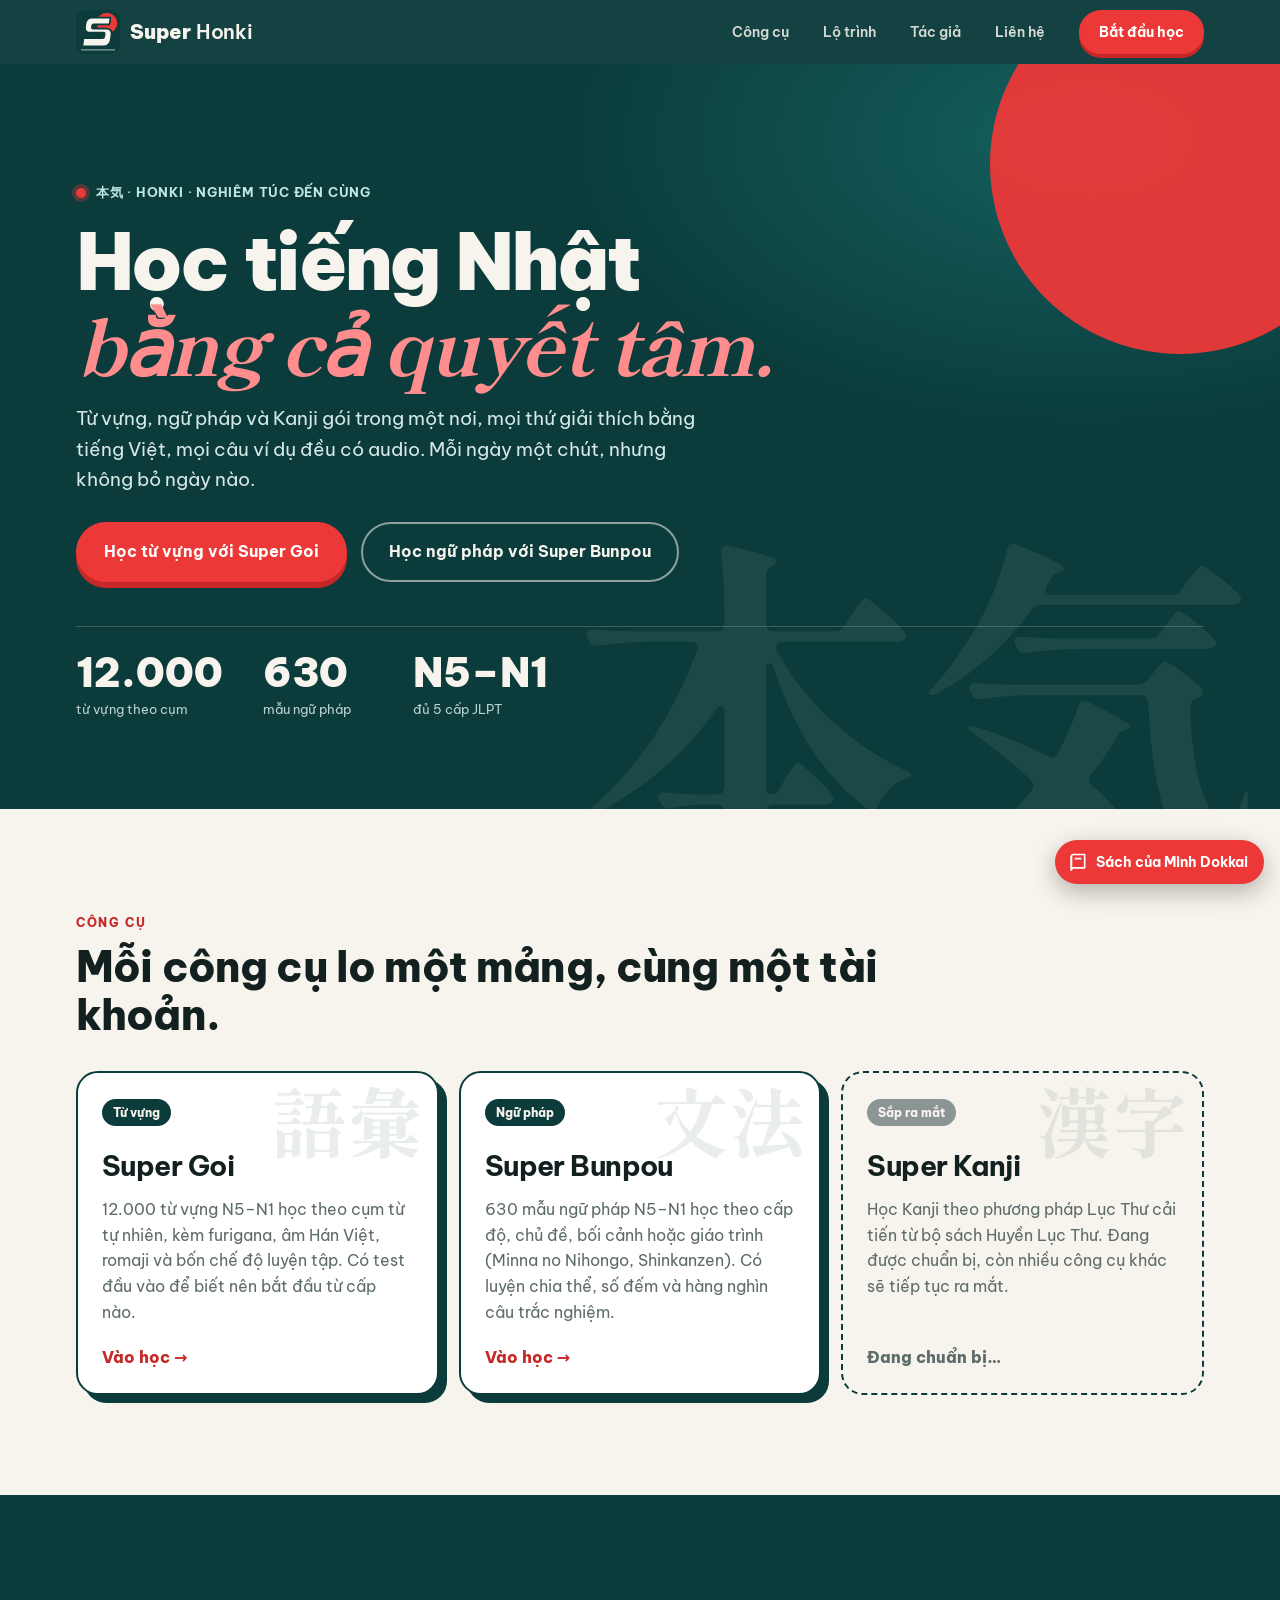
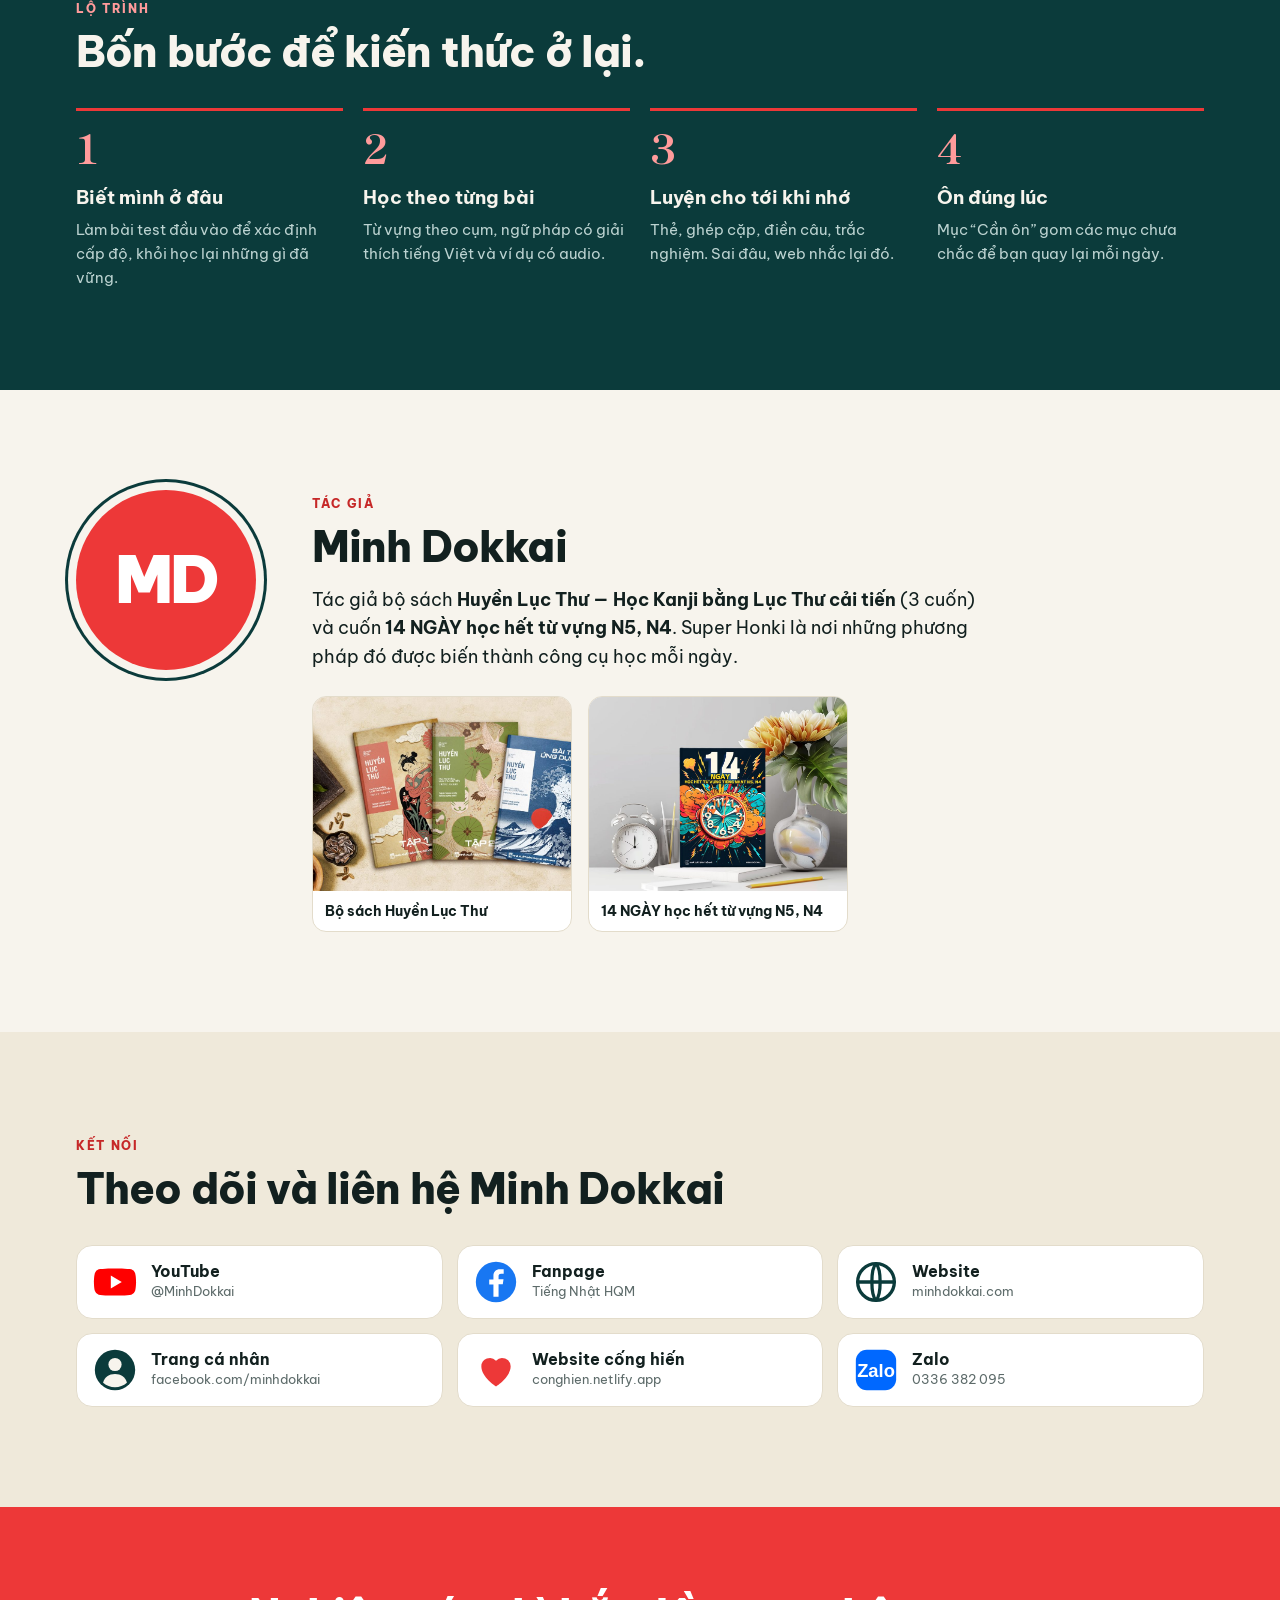
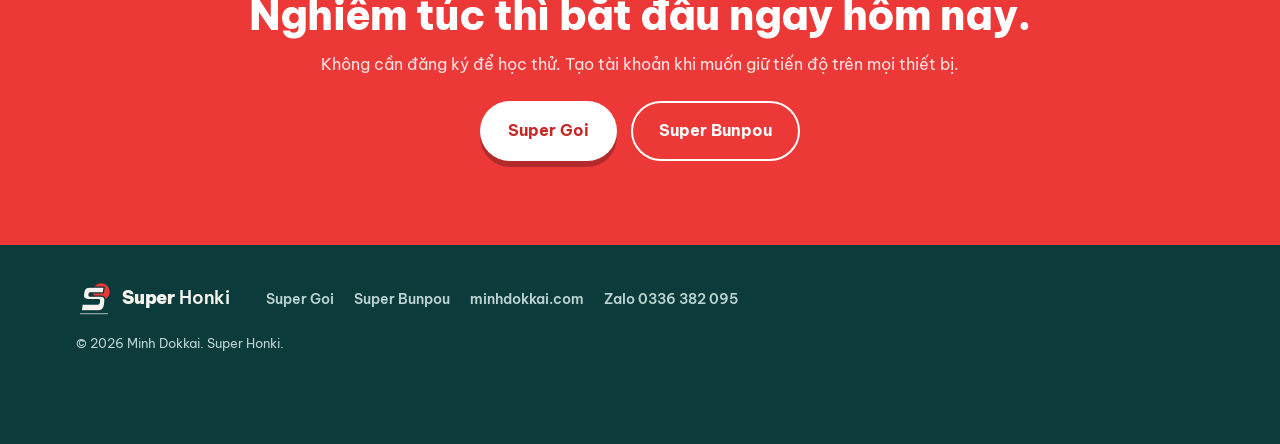
<file: index.html>
<!doctype html>
<html lang="vi">
<head>
<meta charset="utf-8">
<meta name="viewport" content="width=device-width, initial-scale=1, viewport-fit=cover">
<title>Super Honki — Học tiếng Nhật nghiêm túc</title>
<meta name="description" content="Super Honki: bộ công cụ học tiếng Nhật của Minh Dokkai. Super Goi (12.000 từ vựng theo cụm) và Super Bunpou (630 mẫu ngữ pháp N5–N1), sắp có Super Kanji.">
<meta property="og:title" content="Super Honki — Học tiếng Nhật nghiêm túc">
<meta property="og:locale" content="vi_VN">
<meta name="theme-color" content="#0b3b3b">
<link rel="icon" href="shared/logo-mark.svg" type="image/svg+xml">
<link rel="preconnect" href="https://fonts.googleapis.com">
<link rel="preconnect" href="https://fonts.gstatic.com" crossorigin>
<link href="https://fonts.googleapis.com/css2?family=Be+Vietnam+Pro:wght@400;500;600;700;800;900&family=Shippori+Mincho+B1:wght@500;700;800&display=swap" rel="stylesheet">
<link rel="stylesheet" href="shared/home.css">
</head>
<body data-honki="home">
<header class="nav">
  <div class="nav__in">
    <a class="logo" href="#top" aria-label="Super Honki"><img src="shared/logo-mark.svg" alt="" width="44" height="44"><span><b>Super</b> Honki</span></a>
    <nav class="nav__links" aria-label="Menu chính">
      <a href="#cong-cu">Công cụ</a><a href="#lo-trinh">Lộ trình</a><a href="#tac-gia">Tác giả</a><a href="#lien-ket">Liên hệ</a>
    </nav>
    <a class="btn btn--red nav__cta" href="#cong-cu">Bắt đầu học</a>
  </div>
</header>

<main id="top">
  <section class="hero">
    <div class="hero__kanji" aria-hidden="true">本気</div>
    <div class="hero__in">
      <p class="eyebrow"><span class="dot"></span>本気 · honki · nghiêm túc đến cùng</p>
      <h1>Học tiếng Nhật <em>bằng cả quyết tâm.</em></h1>
      <p class="lead">Từ vựng, ngữ pháp và Kanji gói trong một nơi, mọi thứ giải thích bằng tiếng Việt, mọi câu ví dụ đều có audio. Mỗi ngày một chút, nhưng không bỏ ngày nào.</p>
      <div class="hero__cta">
        <a class="btn btn--red btn--lg" href="goi/">Học từ vựng với Super Goi</a>
        <a class="btn btn--ghost btn--lg" href="bunpou/">Học ngữ pháp với Super Bunpou</a>
      </div>
      <dl class="stats">
        <div><dt>12.000</dt><dd>từ vựng theo cụm</dd></div>
        <div><dt>630</dt><dd>mẫu ngữ pháp</dd></div>
        <div><dt>N5–N1</dt><dd>đủ 5 cấp JLPT</dd></div>
      </dl>
    </div>
  </section>

  <section class="sec" id="cong-cu">
    <div class="wrap">
      <p class="kicker">Công cụ</p>
      <h2>Mỗi công cụ lo một mảng, cùng một tài khoản.</h2>
      <div class="cards">
        <a class="card card--goi" href="goi/">
          <span class="card__tag">Từ vựng</span>
          <span class="card__ja" lang="ja">語彙</span>
          <h3>Super Goi</h3>
          <p>12.000 từ vựng N5–N1 học theo cụm từ tự nhiên, kèm furigana, âm Hán Việt, romaji và bốn chế độ luyện tập. Có test đầu vào để biết nên bắt đầu từ cấp nào.</p>
          <span class="card__go">Vào học <i aria-hidden="true">→</i></span>
        </a>
        <a class="card card--bunpou" href="bunpou/">
          <span class="card__tag">Ngữ pháp</span>
          <span class="card__ja" lang="ja">文法</span>
          <h3>Super Bunpou</h3>
          <p>630 mẫu ngữ pháp N5–N1 học theo cấp độ, chủ đề, bối cảnh hoặc giáo trình (Minna no Nihongo, Shinkanzen). Có luyện chia thể, số đếm và hàng nghìn câu trắc nghiệm.</p>
          <span class="card__go">Vào học <i aria-hidden="true">→</i></span>
        </a>
        <div class="card card--soon" aria-disabled="true">
          <span class="card__tag">Sắp ra mắt</span>
          <span class="card__ja" lang="ja">漢字</span>
          <h3>Super Kanji</h3>
          <p>Học Kanji theo phương pháp Lục Thư cải tiến từ bộ sách Huyền Lục Thư. Đang được chuẩn bị, còn nhiều công cụ khác sẽ tiếp tục ra mắt.</p>
          <span class="card__go">Đang chuẩn bị…</span>
        </div>
      </div>
    </div>
  </section>

  <section class="sec sec--dark" id="lo-trinh">
    <div class="wrap">
      <p class="kicker kicker--lt">Lộ trình</p>
      <h2>Bốn bước để kiến thức ở lại.</h2>
      <ol class="steps">
        <li><b>1</b><h3>Biết mình ở đâu</h3><p>Làm bài test đầu vào để xác định cấp độ, khỏi học lại những gì đã vững.</p></li>
        <li><b>2</b><h3>Học theo từng bài</h3><p>Từ vựng theo cụm, ngữ pháp có giải thích tiếng Việt và ví dụ có audio.</p></li>
        <li><b>3</b><h3>Luyện cho tới khi nhớ</h3><p>Thẻ, ghép cặp, điền câu, trắc nghiệm. Sai đâu, web nhắc lại đó.</p></li>
        <li><b>4</b><h3>Ôn đúng lúc</h3><p>Mục “Cần ôn” gom các mục chưa chắc để bạn quay lại mỗi ngày.</p></li>
      </ol>
    </div>
  </section>

  <section class="sec" id="tac-gia">
    <div class="wrap author">
      <div class="author__mono" aria-hidden="true"><span>MD</span></div>
      <div>
        <p class="kicker">Tác giả</p>
        <h2>Minh Dokkai</h2>
        <p class="author__p">Tác giả bộ sách <b>Huyền Lục Thư — Học Kanji bằng Lục Thư cải tiến</b> (3 cuốn) và cuốn <b>14 NGÀY học hết từ vựng N5, N4</b>. Super Honki là nơi những phương pháp đó được biến thành công cụ học mỗi ngày.</p>
        <div class="books">
          <a class="book" href="https://www.minhdokkai.com/s%C3%A1ch/huy%E1%BB%81n-l%E1%BB%A5c-th%C6%B0-3-cu%E1%BB%91n" target="_blank" rel="noopener"><img src="shared/img/huyen-luc-thu.jpg" alt="Bộ sách Huyền Lục Thư" loading="lazy"><span>Bộ sách Huyền Lục Thư</span></a>
          <a class="book" href="https://www.minhdokkai.com/s%C3%A1ch/14-ng%C3%A0y-h%E1%BB%8Dc-h%E1%BA%BFt-t%E1%BB%AB-v%E1%BB%B1ng-n5-n4" target="_blank" rel="noopener"><img src="shared/img/14-ngay.jpg" alt="14 NGÀY học hết từ vựng tiếng Nhật N5, N4" loading="lazy"><span>14 NGÀY học hết từ vựng N5, N4</span></a>
        </div>
      </div>
    </div>
  </section>

  <section class="sec sec--tint" id="lien-ket">
    <div class="wrap">
      <p class="kicker">Kết nối</p>
      <h2>Theo dõi và liên hệ Minh Dokkai</h2>
      <ul class="links">
        <li><a href="https://www.youtube.com/@MinhDokkai" target="_blank" rel="noopener"><svg viewBox="0 0 24 24" aria-hidden="true"><path fill="#ff0000" d="M23 7.2a3 3 0 0 0-2.1-2.1C19 4.6 12 4.6 12 4.6s-7 0-8.900.5A3 3 0 0 0 1 7.200C.5 9.100.5 12 .5 12s0 2.900.5 4.800a3 3 0 0 0 2.100 2.100c1.900.5 8.900.5 8.900.5s7 0 8.900-.5a3 3 0 0 0 2.100-2.100c.5-1.900.5-4.800.5-4.800s0-2.900-.5-4.800z"/><path fill="#fff" d="M9.700 15.500v-7l6 3.500z"/></svg><b>YouTube</b><small>@MinhDokkai</small></a></li>
        <li><a href="https://www.facebook.com/tiengnhathqm" target="_blank" rel="noopener"><svg viewBox="0 0 24 24" aria-hidden="true"><circle cx="12" cy="12" r="11" fill="#1877f2"/><path fill="#fff" d="M13.400 20v-6.800h2.300l.4-2.700h-2.700V8.800c0-.8.300-1.300 1.400-1.300h1.400V5.100c-.3 0-1.100-.1-2.100-.1-2.100 0-3.500 1.300-3.500 3.600v2h-2.300v2.700h2.300V20z"/></svg><b>Fanpage</b><small>Tiếng Nhật HQM</small></a></li>
        <li><a href="https://www.minhdokkai.com/" target="_blank" rel="noopener"><svg viewBox="0 0 24 24" aria-hidden="true" fill="none" stroke="#0b3b3b" stroke-width="1.8" stroke-linecap="round"><circle cx="12" cy="12" r="10"/><path d="M2 12h20M12 2c3 3 3 17 0 20M12 2c-3 3-3 17 0 20"/></svg><b>Website</b><small>minhdokkai.com</small></a></li>
        <li><a href="https://www.facebook.com/minhdokkai/" target="_blank" rel="noopener"><svg viewBox="0 0 24 24" aria-hidden="true"><circle cx="12" cy="12" r="11" fill="#0b3b3b"/><circle cx="12" cy="9" r="3.600" fill="#f7f4ed"/><path fill="#f7f4ed" d="M5.500 19c.7-3.200 3.300-4.800 6.500-4.800s5.800 1.600 6.500 4.800a10 10 0 0 1-13 0z"/></svg><b>Trang cá nhân</b><small>facebook.com/minhdokkai</small></a></li>
        <li><a href="https://conghien.netlify.app/#home" target="_blank" rel="noopener"><svg viewBox="0 0 24 24" aria-hidden="true"><path fill="#ed3838" d="M12 21s-8-5.100-8-11a4.600 4.600 0 0 1 8-3 4.600 4.600 0 0 1 8 3c0 5.900-8 11-8 11z"/></svg><b>Website cống hiến</b><small>conghien.netlify.app</small></a></li>
        <li><a href="https://zalo.me/0336382095" target="_blank" rel="noopener"><svg viewBox="0 0 24 24" aria-hidden="true"><rect x="1" y="1" width="22" height="22" rx="6" fill="#0068ff"/><text x="12" y="16" text-anchor="middle" font-family="Arial,sans-serif" font-weight="800" font-size="10" fill="#fff">Zalo</text></svg><b>Zalo</b><small>0336 382 095</small></a></li>
      </ul>
    </div>
  </section>

  <section class="cta">
    <div class="wrap cta__in">
      <h2>Nghiêm túc thì bắt đầu ngay hôm nay.</h2>
      <p>Không cần đăng ký để học thử. Tạo tài khoản khi muốn giữ tiến độ trên mọi thiết bị.</p>
      <div class="hero__cta"><a class="btn btn--red btn--lg" href="goi/">Super Goi</a><a class="btn btn--ghost btn--lg" href="bunpou/">Super Bunpou</a></div>
    </div>
  </section>
</main>

<footer class="foot">
  <div class="wrap foot__in">
    <a class="logo" href="#top"><img src="shared/logo-mark.svg" alt="" width="36" height="36"><span><b>Super</b> Honki</span></a>
    <nav aria-label="Liên kết cuối trang"><a href="goi/">Super Goi</a><a href="bunpou/">Super Bunpou</a><a href="https://www.minhdokkai.com/" target="_blank" rel="noopener">minhdokkai.com</a><a href="https://zalo.me/0336382095" target="_blank" rel="noopener">Zalo 0336 382 095</a></nav>
    <p>© 2026 Minh Dokkai. Super Honki.</p>
  </div>
</footer>
<script src="shared/honki.js"></script>
</body>
</html>
</file>
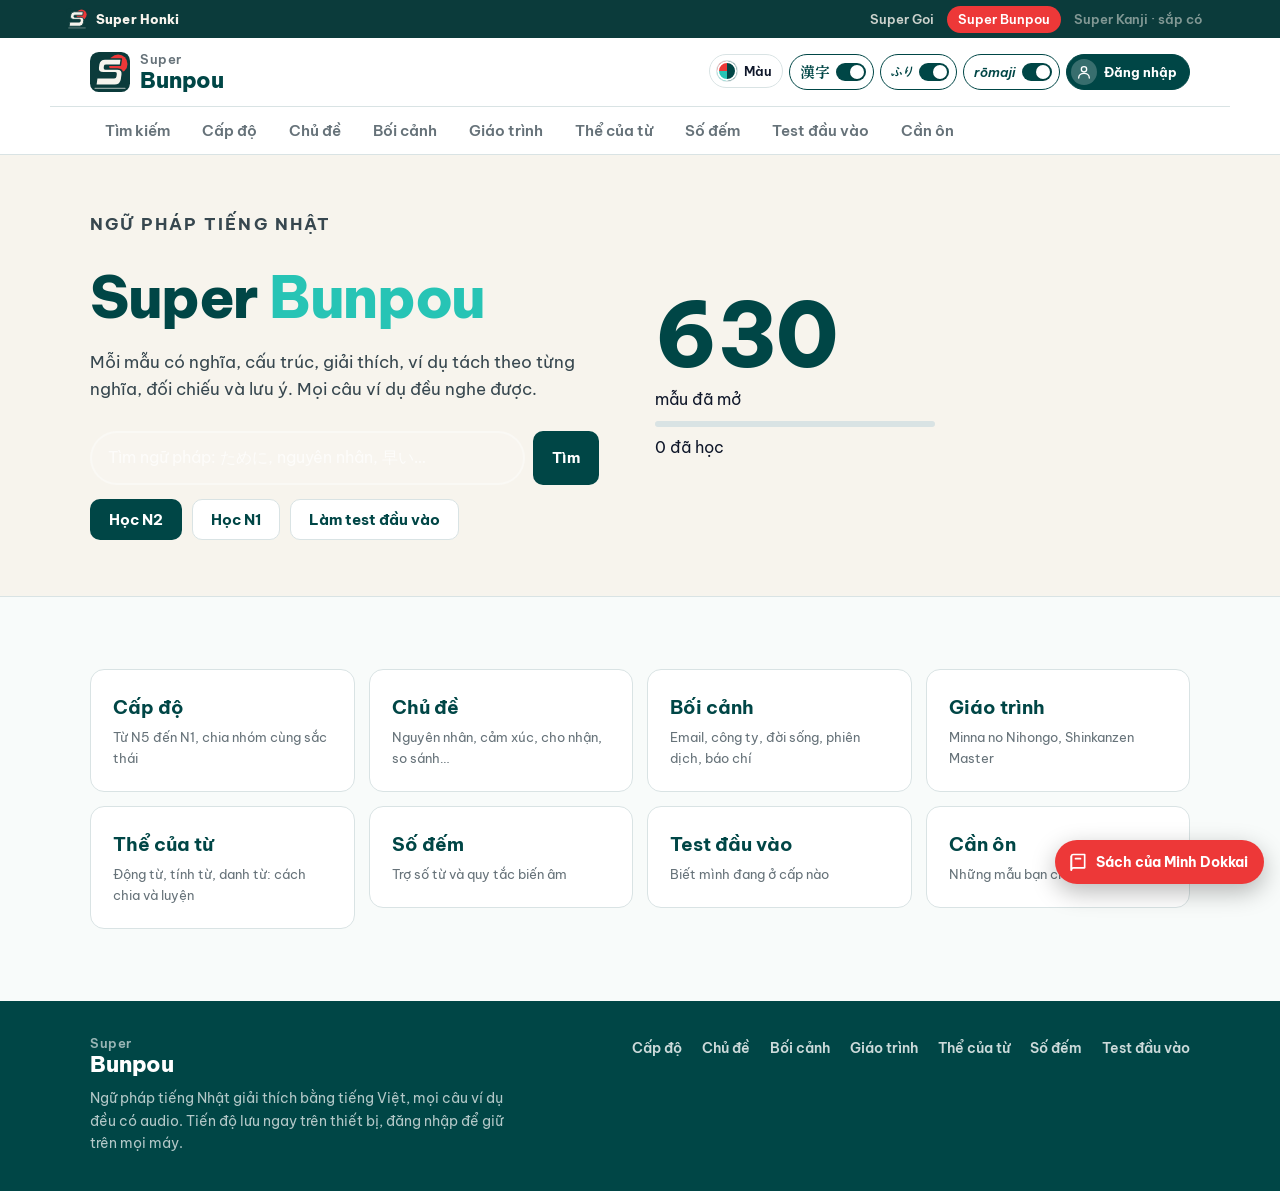
<file: bunpou/index.html>
<!doctype html>
<html lang="vi">
<head>
<meta charset="utf-8">
<meta name="viewport" content="width=device-width, initial-scale=1, viewport-fit=cover">
<title>Super Bunpou — Ngữ pháp tiếng Nhật</title>
<meta name="description" content="Học ngữ pháp tiếng Nhật N5–N1 theo cấp độ, chủ đề, bối cảnh và giáo trình. Có thể động từ, số đếm, audio mọi câu ví dụ và luyện dịch Việt–Nhật.">
<meta property="og:title" content="Super Bunpou — Ngữ pháp tiếng Nhật">
<meta property="og:locale" content="vi_VN">
<meta name="theme-color" content="#004646">
<link rel="icon" href="../shared/logo-mark.svg" type="image/svg+xml">
<link rel="preconnect" href="https://fonts.googleapis.com">
<link rel="preconnect" href="https://fonts.gstatic.com" crossorigin>
<link href="https://fonts.googleapis.com/css2?family=Be+Vietnam+Pro:wght@400;500;600;700;800&family=Shippori+Mincho+B1:wght@500;700;800&family=Zen+Kaku+Gothic+New:wght@400;500;700&display=swap" rel="stylesheet">
<link rel="stylesheet" href="assets/style.css">
<link rel="stylesheet" href="assets/bunpou.css">
<script>try{var t=JSON.parse(localStorage.getItem("sb:settings")||"{}").theme;if(t&&t!=="reu")document.documentElement.dataset.theme=t;}catch(e){}</script>
</head>
<body data-honki="bunpou">
<a class="skip" href="#main">Bỏ qua, tới nội dung</a>
<header class="top">
  <div class="top__in">
    <a class="brand" href="#/" aria-label="Super Bunpou, về trang chủ">
      <img class="brand__mark" src="../shared/logo-mark.svg" alt="" width="40" height="40">
      <span class="brand__word"><span class="brand__minh">Super</span><span class="brand__dok">Bunpou</span></span>
    </a>
    <span class="grow"></span>
    <div class="toggles" role="group" aria-label="Cách hiển thị">
      <div class="themes">
        <button class="theme-btn" type="button" data-theme-btn aria-haspopup="true" aria-expanded="false" title="Đổi màu giao diện"><span class="theme-dot" aria-hidden="true"></span><span class="lbl">Màu</span></button>
        <div class="theme-menu" role="menu" aria-label="Chọn màu giao diện" hidden></div>
      </div>
      <button class="tg" type="button" data-toggle="kanji" aria-pressed="true" title="Bật hoặc tắt Kanji (phím K)"><span class="tg__ja" lang="ja">漢字</span><span class="tg__sw" aria-hidden="true"></span><span class="sr">Hiện Kanji</span></button>
      <button class="tg" type="button" data-toggle="furi" aria-pressed="true" title="Bật hoặc tắt furigana (phím F)"><span class="tg__la" style="font-size:11px">ふり</span><span class="tg__sw" aria-hidden="true"></span><span class="sr">Hiện furigana</span></button>
      <button class="tg" type="button" data-toggle="romaji" aria-pressed="true" title="Bật hoặc tắt romaji (phím R)"><span class="tg__la">rōmaji</span><span class="tg__sw" aria-hidden="true"></span><span class="sr">Hiện romaji</span></button>
      <div class="acct"><button class="acct-btn" type="button" data-acct aria-expanded="false"><span class="acct-av acct-av--out"></span><span class="lbl">Đăng nhập</span></button></div>
    </div>
  </div>
  <nav class="tabs" aria-label="Các mục chính">
    <a href="#/tim-kiem" data-nav="search">Tìm kiếm</a>
    <a href="#/cap-do" data-nav="level">Cấp độ</a>
    <a href="#/chu-de" data-nav="theme">Chủ đề</a>
    <a href="#/boi-canh" data-nav="ctx">Bối cảnh</a>
    <a href="#/giao-trinh" data-nav="gt">Giáo trình</a>
    <a href="#/the" data-nav="the">Thể của từ</a>
    <a href="#/dem" data-nav="dem">Số đếm</a>
    <a href="#/test" data-nav="test">Test đầu vào</a>
    <a href="#/on-tap" data-nav="rev">Cần ôn <span class="badge" data-review-count hidden></span></a>
  </nav>
</header>
<main id="main" tabindex="-1"></main>
<footer class="foot"><div class="foot__in">
  <div class="foot__brand"><span class="brand__word"><span class="brand__minh">Super</span><span class="brand__dok">Bunpou</span></span>
    <p>Ngữ pháp tiếng Nhật giải thích bằng tiếng Việt, mọi câu ví dụ đều có audio. Tiến độ lưu ngay trên thiết bị, đăng nhập để giữ trên mọi máy.</p></div>
  <nav class="foot__nav" aria-label="Liên kết cuối trang"><a href="#/cap-do">Cấp độ</a><a href="#/chu-de">Chủ đề</a><a href="#/boi-canh">Bối cảnh</a><a href="#/giao-trinh">Giáo trình</a><a href="#/the">Thể của từ</a><a href="#/dem">Số đếm</a><a href="#/test">Test đầu vào</a></nav>
</div></footer>
<div class="toast" role="status" aria-live="polite"></div>
<script src="data/catalog.js"></script>
<script src="assets/core.js"></script>
<script src="assets/cards.js"></script>
<script src="assets/grammar.js"></script>
<script src="assets/exercise.js"></script>
<script src="assets/chia.js"></script>
<script src="assets/lessontest.js"></script>
<script src="assets/the.js"></script>
<script src="data/the-sent.js"></script>
<script src="data/vi-minna.js"></script>
<script src="assets/dem-data.js"></script>
  <script src="assets/dem.js"></script>
<script src="assets/test.js"></script>
<script src="assets/search.js"></script>
<script src="assets/main.js"></script>
<script src="assets/auth.js"></script>
<script src="../shared/honki.js"></script>
</body>
</html>
</file>
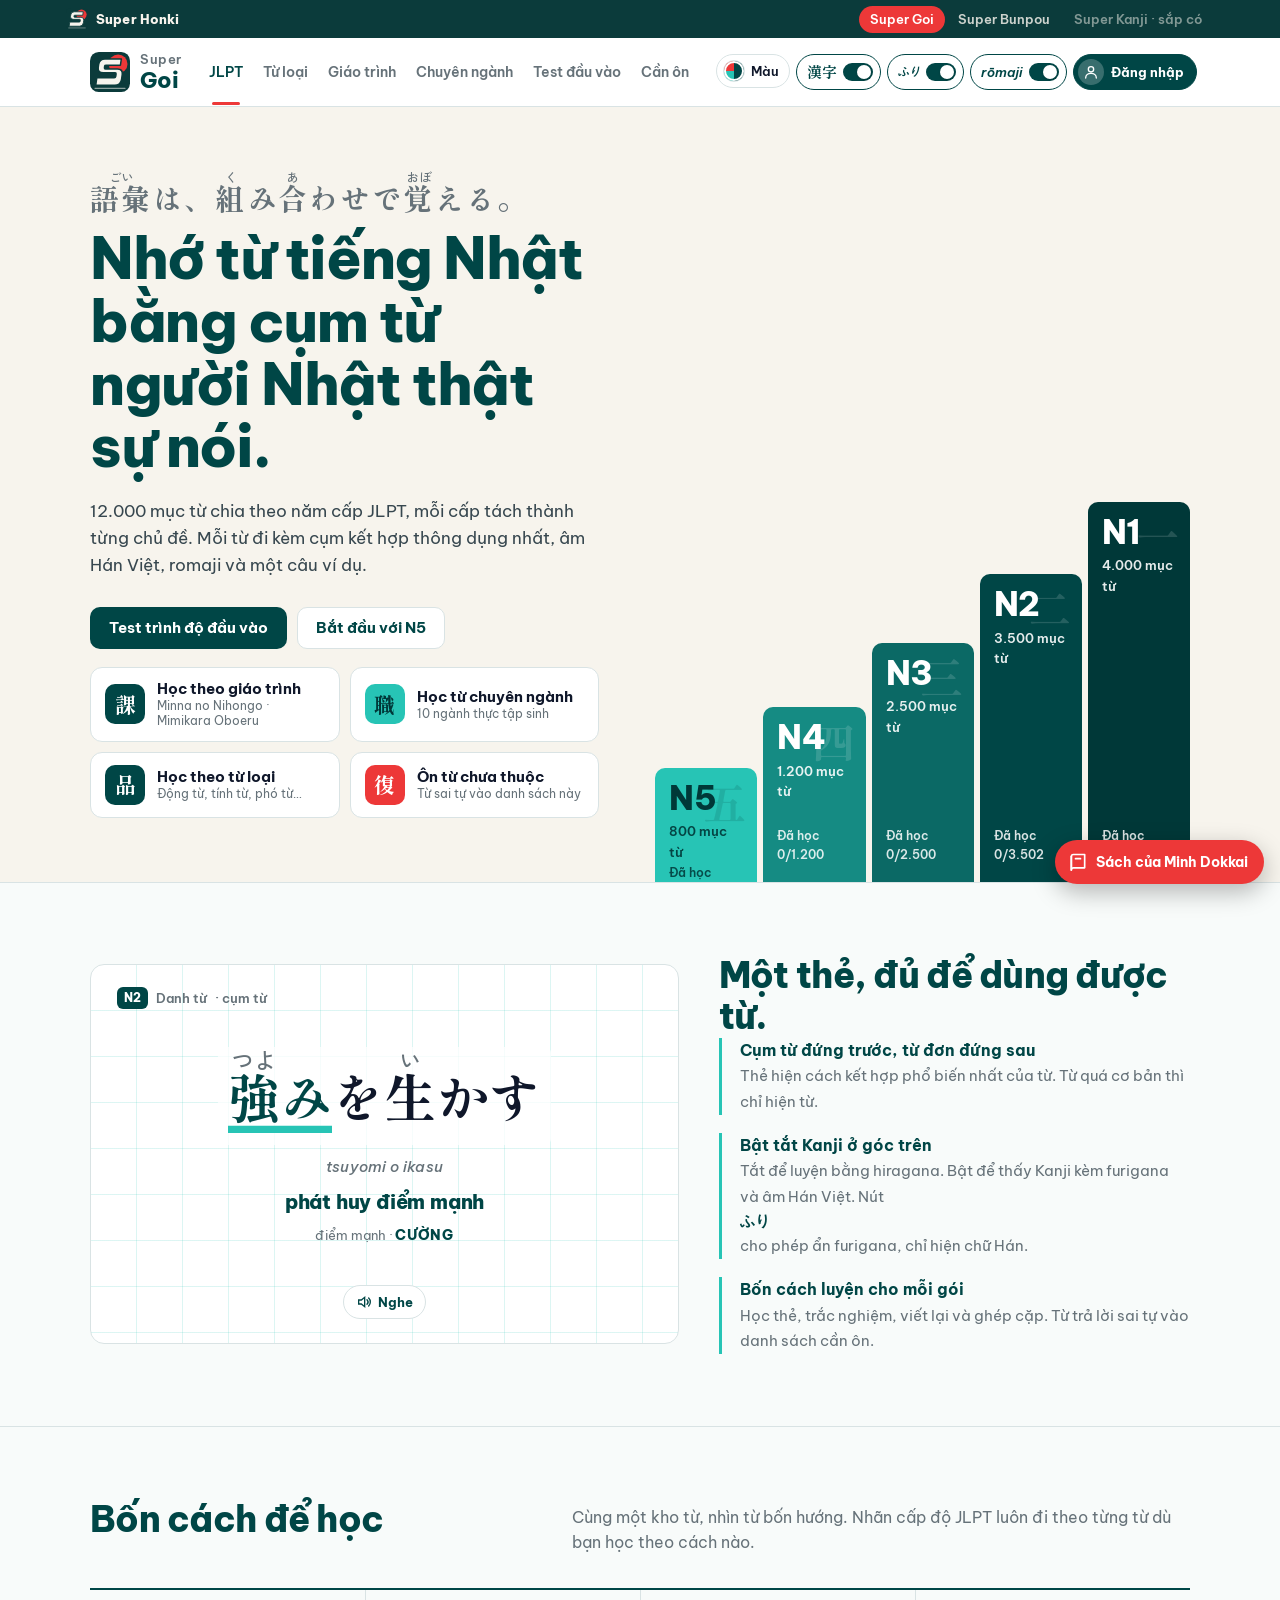
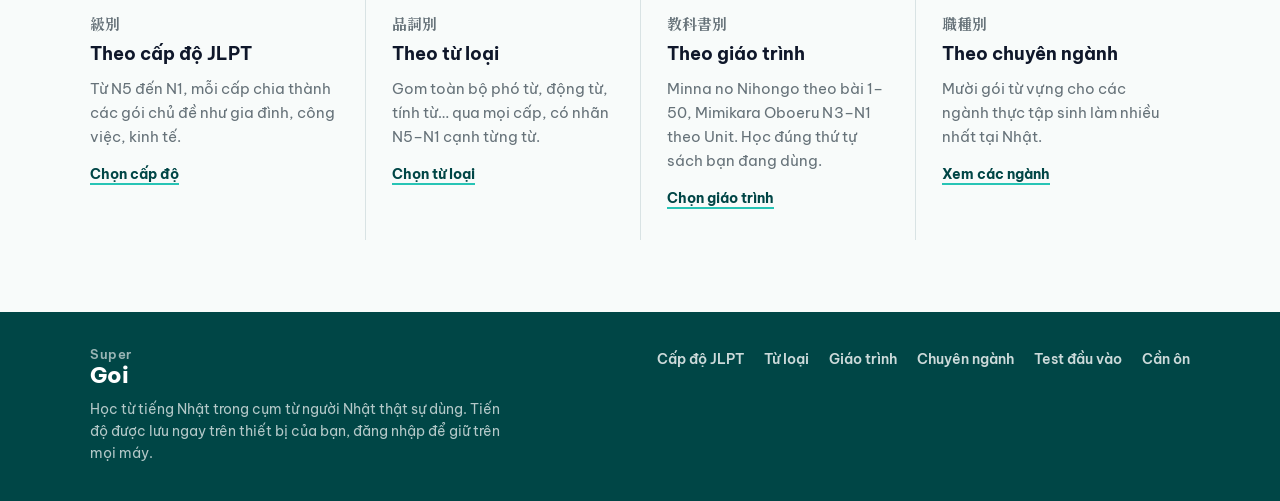
<file: goi/index.html>
<!doctype html>
<html lang="vi">
<head>
<meta charset="utf-8">
<meta name="viewport" content="width=device-width, initial-scale=1, viewport-fit=cover">
<title>Super Goi — Từ vựng tiếng Nhật theo cụm</title>
<meta name="description" content="12.000 từ vựng tiếng Nhật từ N5 đến N1, học theo cụm từ tự nhiên, kèm furigana, âm Hán Việt, romaji và bốn chế độ luyện tập.">
<meta property="og:title" content="Super Goi — Từ vựng tiếng Nhật theo cụm">
<meta property="og:description" content="Học từ vựng JLPT N5–N1 qua cụm từ thông dụng nhất, bật tắt Kanji tùy trình độ.">
<meta property="og:locale" content="vi_VN">
<meta name="theme-color" content="#004646">
<link rel="icon" href="../shared/logo-mark.svg" type="image/svg+xml">
<link rel="preconnect" href="https://fonts.googleapis.com">
<link rel="preconnect" href="https://fonts.gstatic.com" crossorigin>
<link href="https://fonts.googleapis.com/css2?family=Be+Vietnam+Pro:wght@400;500;600;700;800&family=Shippori+Mincho+B1:wght@500;700;800&family=Zen+Kaku+Gothic+New:wght@400;500;700&display=swap" rel="stylesheet">
<link rel="stylesheet" href="assets/style.css">
<script>try{var t=JSON.parse(localStorage.getItem("md:settings")||"{}").theme;if(t&&t!=="reu")document.documentElement.dataset.theme=t;}catch(e){}</script>
</head>
<body data-honki="goi">
<a class="skip" href="#main">Bỏ qua, tới nội dung</a>

<header class="top">
  <div class="top__in">
    <a class="brand" href="#/" aria-label="Super Goi, về trang chủ">
      <img class="brand__mark" src="../shared/logo-mark.svg" alt="" width="40" height="40">
      <span class="brand__word"><span class="brand__minh">Super</span><span class="brand__dok">Goi</span></span>
    </a>
    <nav class="nav" aria-label="Chế độ duyệt">
      <a href="#/" data-nav="jlpt">JLPT</a>
      <a href="#/tu-loai" data-nav="pos">Từ loại</a>
      <a href="#/giao-trinh" data-nav="gt">Giáo trình</a>
      <a href="#/nganh" data-nav="ind">Chuyên ngành</a>
      <a href="#/test" data-nav="test">Test đầu vào</a>
      <a href="#/on-tap" data-nav="rev">Cần ôn <span class="badge" data-review-count hidden></span></a>
    </nav>
    <div class="toggles" role="group" aria-label="Cách hiển thị">
      <div class="themes">
        <button class="theme-btn" type="button" data-theme-btn aria-haspopup="true" aria-expanded="false" title="Đổi màu giao diện">
          <span class="theme-dot" aria-hidden="true"></span><span class="lbl">Màu</span>
        </button>
        <div class="theme-menu" role="menu" aria-label="Chọn màu giao diện" hidden></div>
      </div>
      <button class="tg" type="button" data-toggle="kanji" aria-pressed="true" title="Bật hoặc tắt Kanji (phím K)">
        <span class="tg__ja" lang="ja">漢字</span><span class="tg__sw" aria-hidden="true"></span><span class="sr">Hiện Kanji</span>
      </button>
      <button class="tg" type="button" data-toggle="furi" aria-pressed="true" title="Bật hoặc tắt furigana (phím F)">
        <span class="tg__la" style="font-size:11px">ふり</span><span class="tg__sw" aria-hidden="true"></span><span class="sr">Hiện furigana</span>
      </button>
      <button class="tg" type="button" data-toggle="romaji" aria-pressed="true" title="Bật hoặc tắt romaji (phím R)">
        <span class="tg__la">rōmaji</span><span class="tg__sw" aria-hidden="true"></span><span class="sr">Hiện romaji</span>
      </button>
      <div class="acct"><button class="acct-btn" type="button" data-acct aria-expanded="false"><span class="acct-av acct-av--out"></span><span class="lbl">Đăng nhập</span></button></div>
    </div>
  </div>
</header>

<main id="main" tabindex="-1"></main>

<footer class="foot">
  <div class="foot__in">
    <div class="foot__brand">
      <span class="brand__word"><span class="brand__minh">Super</span><span class="brand__dok">Goi</span></span>
      <p>Học từ tiếng Nhật trong cụm từ người Nhật thật sự dùng. Tiến độ được lưu ngay trên thiết bị của bạn, đăng nhập để giữ trên mọi máy.</p>
    </div>
    <nav class="foot__nav" aria-label="Liên kết cuối trang">
      <a href="#/">Cấp độ JLPT</a><a href="#/tu-loai">Từ loại</a><a href="#/giao-trinh">Giáo trình</a><a href="#/nganh">Chuyên ngành</a><a href="#/test">Test đầu vào</a><a href="#/on-tap">Cần ôn</a>
    </nav>
  </div>
</footer>

<nav class="tabbar" aria-label="Điều hướng nhanh">
  <a href="#/" data-nav="jlpt"><span lang="ja">級</span>JLPT</a>
  <a href="#/tu-loai" data-nav="pos"><span lang="ja">品</span>Từ loại</a>
  <a href="#/giao-trinh" data-nav="gt"><span lang="ja">課</span>Giáo trình</a>
  <a href="#/nganh" data-nav="ind"><span lang="ja">職</span>Ngành</a>
  <a href="#/on-tap" data-nav="rev"><span lang="ja">復</span>Cần ôn</a>
</nav>

<div class="toast" role="status" aria-live="polite"></div>

<script src="data/catalog.js"></script>
<script src="assets/app.js"></script>
<script src="assets/auth.js"></script>
<script src="../shared/honki.js"></script>
</body>
</html>
</file>
<file: shared/home.css>
:root{--teal:#0b3b3b;--teal2:#004646;--mint:#27c4b5;--red:#ed3838;--redk:#c62828;--cream:#f7f4ed;--ink:#12201f;--muted:#5d6b6a;--line:#e3dccb;--jp:"Shippori Mincho B1","Hiragino Mincho ProN","Yu Mincho",serif;--ui:"Be Vietnam Pro",system-ui,sans-serif;--wrapw:1160px}
*{box-sizing:border-box}html{scroll-behavior:smooth}
body{margin:0;font:400 16px/1.6 var(--ui);color:var(--ink);background:var(--cream);-webkit-text-size-adjust:100%}
a{color:inherit}img{max-width:100%}
.wrap{max-width:var(--wrapw);margin:0 auto;padding:0 16px}
.btn{display:inline-flex;align-items:center;justify-content:center;gap:8px;padding:11px 20px;border-radius:999px;font-weight:700;text-decoration:none;border:2px solid transparent;transition:transform .15s,background .15s}
.btn:hover{transform:translateY(-2px)}
.btn--red{background:var(--red);color:#fff;box-shadow:0 6px 0 var(--redk)}
.btn--red:hover{background:#ff4747}
.btn--ghost{border-color:rgba(247,244,237,.55);color:var(--cream)}
.btn--ghost:hover{background:rgba(255,255,255,.1)}
.btn--lg{padding:15px 26px;font-size:16px}
.nav{position:sticky;top:0;z-index:50;background:rgba(11,59,59,.96);backdrop-filter:blur(8px);color:var(--cream)}
.nav__in{max-width:var(--wrapw);margin:0 auto;padding:10px 16px;display:flex;align-items:center;gap:20px}
.logo{display:flex;align-items:center;gap:10px;text-decoration:none;font-weight:600;font-size:20px;letter-spacing:-.01em}
.logo b{font-weight:900}
.nav__links{display:flex;gap:6px;margin-left:auto}
.nav__links a{padding:8px 14px;border-radius:999px;text-decoration:none;font-weight:600;font-size:14px;opacity:.85}
.nav__links a:hover{opacity:1;background:rgba(255,255,255,.1)}
.nav__cta{padding:9px 18px;font-size:14px;box-shadow:0 4px 0 var(--redk)}
@media(max-width:760px){.nav__links{display:none}.nav__cta{margin-left:auto}}

.hero{position:relative;overflow:hidden;background:radial-gradient(900px 500px at 85% 10%,#14605f 0,transparent 60%),var(--teal);color:var(--cream)}
.hero::after{content:"";position:absolute;right:-90px;top:-90px;width:380px;height:380px;border-radius:50%;background:var(--red);opacity:.95}
.hero__kanji{position:absolute;right:2%;bottom:-.18em;font:800 clamp(160px,28vw,380px)/1 var(--jp);color:rgba(247,244,237,.07);letter-spacing:-.04em;user-select:none;z-index:1}
.hero__in{position:relative;z-index:2;max-width:var(--wrapw);margin:0 auto;padding:clamp(56px,9vw,120px) 16px clamp(48px,7vw,90px)}
.eyebrow{display:inline-flex;align-items:center;gap:10px;font-weight:700;font-size:13px;letter-spacing:.06em;text-transform:uppercase;color:#bfe9e4;margin:0 0 18px}
.eyebrow .dot{width:10px;height:10px;border-radius:50%;background:var(--red);box-shadow:0 0 0 4px rgba(237,56,56,.3);animation:pulse 2s infinite}
@keyframes pulse{50%{box-shadow:0 0 0 9px rgba(237,56,56,0)}}
h1{font-size:clamp(38px,7vw,78px);line-height:1.04;letter-spacing:-.03em;font-weight:900;margin:0 0 20px;max-width:12em}
h1 em{font-style:italic;color:#ff8d8d;font-family:var(--jp);font-weight:800;display:block}
.lead{font-size:clamp(16px,2vw,19px);max-width:34em;color:#d6e8e6;margin:0 0 28px}
.hero__cta{display:flex;flex-wrap:wrap;gap:14px}
.stats{display:flex;flex-wrap:wrap;gap:12px 40px;margin:44px 0 0;padding-top:26px;border-top:1px solid rgba(247,244,237,.2)}
.stats div{min-width:110px}.stats dt{font-size:clamp(28px,4vw,40px);font-weight:900;line-height:1}
.stats dd{margin:6px 0 0;font-size:13px;color:#bcd3d1}

.sec{padding:clamp(56px,8vw,100px) 0}
.sec--dark{background:var(--teal);color:var(--cream)}
.sec--tint{background:#efe9da}
.kicker{display:inline-block;font-weight:800;font-size:12px;letter-spacing:.14em;text-transform:uppercase;color:var(--redk);margin:0 0 10px}
.kicker--lt{color:#ff9b9b}
h2{font-size:clamp(26px,4vw,42px);line-height:1.15;letter-spacing:-.02em;font-weight:800;margin:0 0 32px;max-width:20em}
.cards{display:grid;grid-template-columns:repeat(3,1fr);gap:20px}
@media(max-width:900px){.cards{grid-template-columns:1fr}}
.card{position:relative;display:flex;flex-direction:column;background:#fff;border:2px solid var(--teal);border-radius:22px;padding:26px 24px 22px;text-decoration:none;box-shadow:8px 8px 0 var(--teal);transition:transform .18s,box-shadow .18s;overflow:hidden}
a.card:hover{transform:translate(-3px,-3px);box-shadow:12px 12px 0 var(--red)}
.card__tag{align-self:flex-start;font-size:12px;font-weight:800;background:var(--teal);color:var(--cream);padding:4px 11px;border-radius:999px}
.card__ja{position:absolute;right:14px;top:8px;font:800 76px/1 var(--jp);color:rgba(11,59,59,.09)}
.card h3{font-size:28px;margin:18px 0 8px;letter-spacing:-.02em}
.card p{margin:0 0 20px;color:var(--muted);flex:1}
.card__go{font-weight:800;color:var(--redk)}.card__go i{font-style:normal;display:inline-block;transition:transform .15s}a.card:hover .card__go i{transform:translateX(5px)}
.card--soon{border-style:dashed;box-shadow:none;background:transparent}.card--soon .card__tag{background:#8a9594}.card--soon .card__go{color:var(--muted)}
.steps{list-style:none;margin:0;padding:0;display:grid;grid-template-columns:repeat(4,1fr);gap:20px}
@media(max-width:900px){.steps{grid-template-columns:1fr 1fr}}@media(max-width:520px){.steps{grid-template-columns:1fr}}
.steps li{border-top:3px solid var(--red);padding-top:16px}
.steps b{font:800 40px/1 var(--jp);color:#ff9b9b}.steps h3{margin:10px 0 6px;font-size:19px}.steps p{margin:0;color:#bcd3d1;font-size:15px}
.author{display:grid;grid-template-columns:200px 1fr;gap:36px;align-items:start}
@media(max-width:700px){.author{grid-template-columns:1fr}}
.author__mono{width:180px;height:180px;border-radius:50%;background:var(--red);display:grid;place-items:center;box-shadow:0 0 0 8px var(--cream),0 0 0 11px var(--teal)}
.author__mono span{font:900 64px/1 var(--ui);color:#fff;letter-spacing:-.04em}
.author h2{margin-bottom:14px}.author__p{font-size:18px;max-width:38em;margin:0 0 24px}
.books{display:flex;flex-wrap:wrap;gap:16px}
.book{width:min(260px,100%);text-decoration:none;background:#fff;border:1px solid var(--line);border-radius:14px;overflow:hidden;transition:transform .15s}
.book:hover{transform:translateY(-3px)}.book img{display:block;width:100%;height:auto}.book span{display:block;padding:9px 12px;font-weight:700;font-size:14px}
.links{list-style:none;margin:0;padding:0;display:grid;grid-template-columns:repeat(3,1fr);gap:14px}
@media(max-width:800px){.links{grid-template-columns:1fr 1fr}}@media(max-width:480px){.links{grid-template-columns:1fr}}
.links a{display:grid;grid-template-columns:44px 1fr;column-gap:14px;align-items:center;padding:14px 16px;background:#fff;border:1px solid var(--line);border-radius:16px;text-decoration:none;transition:transform .15s,border-color .15s}
.links a:hover{transform:translateY(-3px);border-color:var(--red)}
.links svg{width:44px;height:44px;grid-row:span 2}.links b{font-size:16px;line-height:1.2;align-self:end}.links small{color:var(--muted);align-self:start;word-break:break-all}
.cta{background:var(--red);color:#fff;text-align:center;padding:clamp(48px,7vw,84px) 0}
.cta h2{margin:0 auto 12px}.cta p{margin:0 0 24px;color:#ffe3e3}.cta .hero__cta{justify-content:center}
.cta .btn--red{background:#fff;color:var(--redk);box-shadow:0 6px 0 rgba(0,0,0,.25)}.cta .btn--ghost{border-color:#fff;color:#fff}
.foot{background:var(--teal);color:#bcd3d1;padding:36px 0 90px}
.foot__in{display:flex;flex-wrap:wrap;gap:16px 36px;align-items:center}
.foot .logo{color:var(--cream);font-size:18px}.foot nav{display:flex;flex-wrap:wrap;gap:6px 20px}.foot nav a{text-decoration:none;font-weight:600;font-size:14px}.foot nav a:hover{color:#fff}.foot p{margin:0;font-size:13px;flex-basis:100%}
@media(prefers-reduced-motion:reduce){*{animation:none!important;transition:none!important;scroll-behavior:auto}}
.book img{aspect-ratio:4/3;object-fit:cover}
</file>
<file: bunpou/assets/style.css>
/* Minh Dokkai — bảng màu giữ nguyên tông của ForumFlash */
:root {
  --green: #004646;
  --green-deep: #003838;
  --mint: #27c4b5;
  --mint-soft: #e6f0f2;
  --coral: #ed3838;
  --coral-soft: #ffebeb;
  --cream: #f7f4ed;
  --bg: #f8fbfa;
  --ink: #0f172a;
  --muted: #667279;
  --line: #d9e3e4;
  --white: #fff;
  --surface: #fff;
  --on-primary: #fff;
  --brand-ink: var(--green);
  --band-text: #e9f2f1;
  --band-sub: #bcd3d1;
  --hero-text: #37474f;
  --coral-ink: #b42121;
  --soon-bg: #eef1f2;
  --header-bg: rgba(255,255,255,.96);
  --shadow: rgba(0,56,56,.16);
  --step-4: color-mix(in srgb, var(--mint) 55%, var(--green));
  --step-3: color-mix(in srgb, var(--mint) 28%, var(--green));
  --grid: rgba(39, 196, 181, .16);

  --ui: "Be Vietnam Pro", system-ui, sans-serif;
  --jp: "Shippori Mincho B1", "Hiragino Mincho ProN", "Yu Mincho", "Noto Serif JP", serif;
  --jps: "Zen Kaku Gothic New", "Hiragino Sans", "Yu Gothic", "Noto Sans JP", sans-serif;

  --wrap: 1180px;
  --gut: clamp(16px, 4vw, 40px);
  --r-sm: 8px;
  --r: 14px;
}

*, *::before, *::after { box-sizing: border-box; }
html { -webkit-text-size-adjust: 100%; scroll-behavior: smooth; }
body {
  margin: 0; background: var(--bg); color: var(--ink);
  font: 400 16px/1.6 var(--ui);
  -webkit-font-smoothing: antialiased;
}
[lang="ja"], .jp { font-family: var(--jp); }
a { color: inherit; }
button { font: inherit; color: inherit; cursor: pointer; }
img, svg { display: block; }
:focus-visible { outline: 3px solid var(--mint); outline-offset: 2px; border-radius: 4px; }
.sr { position: absolute; width: 1px; height: 1px; overflow: hidden; clip: rect(0 0 0 0); white-space: nowrap; }
.skip { position: absolute; left: -999px; top: 8px; background: var(--green); color: var(--on-primary); padding: 8px 14px; border-radius: 8px; z-index: 100; }
.skip:focus { left: 8px; }
.wrap { max-width: var(--wrap); margin: 0 auto; padding: 0 var(--gut); }
[hidden] { display: none !important; }

ruby { ruby-position: over; ruby-align: center; }
rt { font-family: var(--jps); font-size: .42em; color: var(--muted); letter-spacing: .02em; font-weight: 500; }
.sp { display: inline-block; width: .32em; }

/* ---------- header ---------- */
.top { position: sticky; top: 0; z-index: 40; background: var(--header-bg); border-bottom: 1px solid var(--line); backdrop-filter: saturate(1.2) blur(8px); }
.top__in { max-width: var(--wrap); margin: 0 auto; padding: 0 var(--gut); height: 68px; display: flex; align-items: center; gap: 28px; }
.brand { display: flex; align-items: center; gap: 10px; text-decoration: none; flex: none; }
.brand__mark { width: 40px; height: 40px; }
.brand__word { display: flex; flex-direction: column; line-height: 1; font-weight: 800; letter-spacing: -.01em; }
.brand__minh { font-size: 13px; color: var(--muted); font-weight: 600; letter-spacing: .04em; }
.brand__dok { font-size: 22px; color: var(--brand-ink); margin-top: 3px; }
.nav { display: flex; gap: 4px; margin-left: 8px; }
.nav a { text-decoration: none; font-weight: 600; font-size: 14.5px; color: var(--muted); padding: 8px 12px; border-radius: 8px; position: relative; display: flex; gap: 6px; align-items: center; }
.nav a:hover { color: var(--brand-ink); background: var(--mint-soft); }
.nav a[aria-current="page"] { color: var(--brand-ink); }
.nav a[aria-current="page"]::after { content: ""; position: absolute; left: 12px; right: 12px; bottom: -14px; height: 3px; background: var(--coral); border-radius: 3px; }
.badge { background: var(--coral); color: var(--on-primary); font-size: 11px; font-weight: 700; border-radius: 10px; padding: 0 6px; line-height: 18px; min-width: 18px; text-align: center; }
.toggles { margin-left: auto; display: flex; gap: 8px; }
.tg { display: inline-flex; align-items: center; gap: 8px; border: 1px solid var(--line); background: var(--surface); border-radius: 999px; padding: 6px 8px 6px 12px; font-weight: 600; font-size: 13px; }
.tg__ja { font-family: var(--jp); font-weight: 800; font-size: 15px; }
.tg__la { font-style: italic; }
.tg__sw { width: 30px; height: 18px; border-radius: 9px; background: var(--line); position: relative; transition: background .2s; }
.tg__sw::after { content: ""; position: absolute; top: 2px; left: 2px; width: 14px; height: 14px; border-radius: 50%; background: #fff; box-shadow: 0 1px 2px rgba(0,0,0,.2); transition: transform .2s; }
.tg[aria-pressed="true"] { border-color: var(--brand-ink); color: var(--brand-ink); }
.tg[aria-pressed="true"] .tg__sw { background: var(--green); }
.tg[aria-pressed="true"] .tg__sw::after { transform: translateX(12px); }

/* ---------- buttons ---------- */
.btn { display: inline-flex; align-items: center; justify-content: center; gap: 8px; border: 1px solid transparent; border-radius: 10px; padding: 11px 18px; font-weight: 700; font-size: 14.5px; text-decoration: none; line-height: 1.2; transition: background .15s, border-color .15s; }
.btn--primary { background: var(--green); color: var(--on-primary); }
.btn--primary:hover { background: var(--green-deep); }
.btn--ghost { background: var(--surface); border-color: var(--line); color: var(--brand-ink); }
.btn--ghost:hover { border-color: var(--brand-ink); }
.btn--coral { background: var(--coral-soft); color: var(--coral-ink); }
.btn--coral:hover { background: color-mix(in srgb, var(--coral) 22%, var(--surface)); }
.btn--sm { padding: 7px 12px; font-size: 13px; border-radius: 8px; }
.btn[disabled] { opacity: .45; cursor: not-allowed; }

/* ---------- hero ---------- */
.hero { background: var(--cream); border-bottom: 1px solid var(--line); overflow: hidden; }
.hero__in { display: grid; grid-template-columns: minmax(0, 1fr) minmax(0, 1.05fr); gap: 56px; align-items: end; padding-top: 64px; }
.hero__copy { padding-bottom: 64px; }
.hero h1 { font-size: clamp(34px, 5.2vw, 58px); line-height: 1.08; letter-spacing: -.025em; color: var(--brand-ink); margin: 0 0 20px; font-weight: 800; }
.hero h1 .jp { display: block; font-size: .5em; color: var(--muted); font-weight: 700; letter-spacing: .08em; margin-bottom: 14px; }
.hero p { font-size: 17px; color: var(--hero-text); max-width: 34em; margin: 0 0 28px; }
.hero__actions { display: flex; gap: 10px; flex-wrap: wrap; }

.stairs { display: grid; grid-template-columns: repeat(5, 1fr); gap: 6px; align-items: end; height: 380px; }
.step { position: relative; display: flex; flex-direction: column; justify-content: flex-start; padding: 14px 14px 18px; border-radius: 10px 10px 0 0; text-decoration: none; color: var(--on-primary); min-width: 0; transition: transform .25s ease; }
.step:hover { transform: translateY(-6px); }
.step__lv { font-weight: 800; font-size: clamp(22px, 2.6vw, 34px); letter-spacing: -.02em; line-height: 1; }
.step__n { font-size: 13px; font-weight: 600; margin-top: 6px; opacity: .9; }
.step__st { margin-top: auto; font-size: 12px; font-weight: 600; opacity: .85; }
.step[data-lv="n5"] { height: 30%; background: var(--mint); color: var(--green-deep); }
.step[data-lv="n4"] { height: 46%; background: var(--step-4); }
.step[data-lv="n3"] { height: 63%; background: var(--step-3); }
.step[data-lv="n2"] { height: 81%; background: var(--green); }
.step[data-lv="n1"] { height: 100%; background: var(--green-deep); }
.step__ja { position: absolute; right: 10px; top: 12px; font-family: var(--jp); font-weight: 800; font-size: clamp(28px, 3.4vw, 46px); opacity: .14; line-height: 1; pointer-events: none; }

/* ---------- sections ---------- */
.sec { padding: 72px 0; }
.sec + .sec { border-top: 1px solid var(--line); }
.sec__head { display: grid; grid-template-columns: minmax(0, 1fr) minmax(0, 1.4fr); gap: 40px; align-items: start; margin-bottom: 32px; }
.sec h2 { font-size: clamp(26px, 3.2vw, 36px); line-height: 1.15; letter-spacing: -.02em; color: var(--brand-ink); margin: 0; font-weight: 800; }
.sec__lead { color: var(--muted); margin: 6px 0 0; max-width: 40em; }

.demo { display: grid; grid-template-columns: minmax(0, 1.25fr) minmax(0, 1fr); gap: 40px; align-items: center; }
.demo__notes { list-style: none; padding: 0; margin: 0; display: grid; gap: 18px; }
.demo__notes li { padding-left: 18px; border-left: 3px solid var(--mint); }
.demo__notes b { color: var(--brand-ink); display: block; }
.demo__notes span { color: var(--muted); font-size: 15px; }

.ways { display: grid; grid-template-columns: repeat(4, minmax(0, 1fr)); border-top: 2px solid var(--green); }
.way { padding: 26px 26px 30px 0; text-decoration: none; display: flex; flex-direction: column; gap: 8px; }
.way + .way { padding-left: 26px; border-left: 1px solid var(--line); }
.way__ja { font-family: var(--jp); font-size: 30px; font-weight: 800; color: var(--brand-ink); line-height: 1.1; }
.way b { font-size: 18px; }
.way span { color: var(--muted); font-size: 15px; }
.way em { font-style: normal; font-weight: 700; color: var(--brand-ink); margin-top: 6px; font-size: 14px; text-decoration: underline; text-decoration-color: var(--mint); text-underline-offset: 4px; text-decoration-thickness: 2px; }
.way:hover em { color: var(--green-deep); text-decoration-color: var(--coral); }

/* ---------- page band (level / pos / industry) ---------- */
.band { background: var(--green); color: var(--band-text); }
.band__in { padding-top: 40px; padding-bottom: 40px; display: grid; grid-template-columns: auto minmax(0, 1fr) auto; gap: 36px; align-items: center; }
.band__big { font-size: clamp(64px, 11vw, 132px); font-weight: 800; line-height: .85; color: var(--mint); letter-spacing: -.04em; }
.band__big.jp { font-family: var(--jp); font-size: clamp(44px, 7vw, 84px); letter-spacing: 0; }
.band h1 { margin: 0 0 6px; font-size: clamp(22px, 2.6vw, 30px); color: var(--on-primary); letter-spacing: -.01em; line-height: 1.2; }
.band rt { color: var(--band-sub); }
.band--compact .band__in { padding-top: 24px; padding-bottom: 24px; }
.band p { margin: 0; max-width: 46em; color: var(--band-sub); }
.band__meta { text-align: right; min-width: 180px; }
.band__meta b { font-size: 28px; color: var(--on-primary); display: block; line-height: 1.1; }
.band__meta span { font-size: 13px; color: var(--band-sub); }
.crumb { display: inline-flex; gap: 6px; align-items: center; color: var(--band-sub); font-size: 13.5px; font-weight: 600; text-decoration: none; margin-bottom: 10px; }
.crumb:hover { color: var(--on-primary); }
.lvtabs { display: flex; gap: 6px; margin-top: 18px; flex-wrap: wrap; }
.lvtabs a { text-decoration: none; padding: 5px 12px; border-radius: 8px; font-weight: 700; font-size: 13px; color: var(--band-sub); border: 1px solid rgba(255,255,255,.18); }
.lvtabs a[aria-current="page"] { background: var(--mint); color: var(--green-deep); border-color: var(--mint); }

.meter { height: 6px; background: var(--line); border-radius: 6px; overflow: hidden; }
.meter i { display: block; height: 100%; background: var(--mint); border-radius: 6px; }
.band .meter { background: rgba(255,255,255,.18); margin-top: 8px; }

/* ---------- topic rows ---------- */
.rows { list-style: none; margin: 0; padding: 0; display: grid; grid-template-columns: repeat(2, minmax(0, 1fr)); column-gap: 40px; }
.row { border-bottom: 1px solid var(--line); }
.row > a, .row > div { display: grid; grid-template-columns: minmax(0, 1fr) 96px; gap: 16px; align-items: center; padding: 18px 4px; text-decoration: none; }
.row > a:hover { background: linear-gradient(90deg, var(--mint-soft), transparent); }
.row__ja { font-family: var(--jp); font-size: 21px; font-weight: 700; color: var(--brand-ink); line-height: 1.5; }
.row__vi { color: var(--ink); font-weight: 600; font-size: 15px; }
.row__sub { color: var(--muted); font-size: 13px; }
.row__side { text-align: right; font-size: 13px; color: var(--muted); }
.row__side b { color: var(--ink); font-size: 15px; }
.row__side .meter { margin-top: 6px; }
.row--off .row__ja { color: var(--muted); }
.row--off .row__side { color: var(--muted); }
.pill { display: inline-block; font-size: 11.5px; font-weight: 700; padding: 1px 8px; border-radius: 6px; background: var(--mint-soft); color: var(--brand-ink); vertical-align: middle; }
.pill--soon { background: var(--soon-bg); color: var(--muted); }

/* ---------- study ---------- */
.study { padding: 28px 0 64px; }
.study__bar { display: flex; align-items: center; gap: 16px; flex-wrap: wrap; margin-bottom: 18px; }
.modes { display: inline-flex; background: var(--surface); border: 1px solid var(--line); border-radius: 12px; padding: 4px; gap: 2px; }
.modes button { border: 0; background: none; padding: 8px 14px; border-radius: 9px; font-weight: 700; font-size: 14px; color: var(--muted); display: inline-flex; gap: 8px; align-items: center; white-space: nowrap; }
.modes button .jp { font-size: 15px; }
.modes button[aria-pressed="true"] { background: var(--green); color: var(--on-primary); }
.study__stats { margin-left: auto; display: flex; gap: 18px; font-size: 13.5px; color: var(--muted); align-items: center; }
.study__stats b { color: var(--ink); font-size: 15px; }
.study__stats .rv b { color: var(--coral); }
.study__grid { display: grid; grid-template-columns: minmax(0, 1fr) 320px; gap: 24px; align-items: start; }

.card { position: relative; background: var(--surface); border: 1px solid var(--line); border-radius: var(--r); min-height: 380px; display: flex; flex-direction: column; overflow: hidden; }
.card__face { flex: 1; display: flex; flex-direction: column; padding: 22px 26px 24px; }
.card__face--front { background-image: linear-gradient(var(--grid) 1px, transparent 1px), linear-gradient(90deg, var(--grid) 1px, transparent 1px); background-size: 46px 46px; background-position: -1px -1px; }
.card__top { display: flex; align-items: center; gap: 8px; font-size: 12.5px; color: var(--muted); font-weight: 600; }
.card__num { margin-left: auto; font-weight: 800; color: var(--brand-ink); font-size: 15px; white-space: nowrap; }
.card__top { flex-wrap: wrap; row-gap: 4px; }
.card__num small { color: var(--muted); font-weight: 600; font-size: 12px; }
.card__main { flex: 1; display: flex; flex-direction: column; align-items: center; justify-content: center; text-align: center; gap: 10px; padding: 20px 0; }
.say { font-family: var(--jp); font-weight: 700; font-size: clamp(30px, 5.4vw, 52px); line-height: 1.9; color: var(--ink); background: rgba(255,255,255,.75); padding: 0 .2em; border-radius: 6px; word-break: keep-all; overflow-wrap: anywhere; }
.say--sm { font-size: clamp(22px, 3.4vw, 32px); }
.hw { background: none; color: var(--brand-ink); box-shadow: inset 0 -.14em 0 var(--mint); }
.blank { display: inline-block; min-width: 2.6em; border-bottom: 3px solid var(--coral); margin: 0 .1em; color: transparent; }
.romaji { font-family: var(--ui); font-size: 15px; font-weight: 500; color: var(--muted); font-style: italic; letter-spacing: .02em; }
.card__hint { font-size: 13px; color: var(--muted); }
.card__actions { display: flex; justify-content: center; gap: 8px; }
.icon-btn { border: 1px solid var(--line); background: var(--surface); border-radius: 999px; padding: 6px 12px; font-size: 13px; font-weight: 700; color: var(--brand-ink); display: inline-flex; gap: 6px; align-items: center; }
.icon-btn:hover { border-color: var(--brand-ink); }
.icon-btn svg { width: 16px; height: 16px; }

.back { display: grid; gap: 18px; }
.back__mean { font-size: clamp(22px, 3vw, 30px); font-weight: 800; color: var(--brand-ink); line-height: 1.25; letter-spacing: -.01em; }
.back__phrase { font-family: var(--jp); font-size: 22px; font-weight: 700; line-height: 1.9; }
.back__word { display: grid; grid-template-columns: auto minmax(0, 1fr); gap: 4px 16px; padding: 14px 16px; background: var(--bg); border-radius: 10px; border: 1px solid var(--line); }
.back__word dt { font-size: 12.5px; color: var(--muted); font-weight: 600; padding-top: 3px; }
.back__word dd { margin: 0; font-weight: 600; }
.back__word dd.jp { font-size: 20px; line-height: 1.8; }
.hv { font-weight: 800; letter-spacing: .06em; color: var(--brand-ink); font-size: 14px; }
.ex { border-left: 3px solid var(--coral); padding: 2px 0 2px 14px; }
.ex__ja { font-family: var(--jp); font-size: 19px; line-height: 2; }
.ex__vi { color: var(--muted); font-size: 15px; }

.ctl { display: grid; grid-template-columns: 1fr auto auto 1fr; gap: 10px; margin-top: 14px; align-items: center; }
.ctl .btn--coral { justify-self: end; }
.ctl .btn--primary { justify-self: start; }
.ctl .nav-btn { width: 44px; height: 44px; border-radius: 50%; border: 1px solid var(--line); background: var(--surface); font-size: 18px; color: var(--brand-ink); display: grid; place-items: center; }
.ctl .nav-btn:hover { border-color: var(--brand-ink); }
.state { display: inline-block; font-size: 11.5px; font-weight: 700; padding: 1px 8px; border-radius: 6px; }
.state--ok { background: var(--mint-soft); color: var(--brand-ink); }
.state--rv { background: var(--coral-soft); color: var(--coral-ink); }
.kbd-hint { text-align: center; font-size: 12.5px; color: var(--muted); margin-top: 12px; }
kbd { font-family: var(--ui); font-size: 11.5px; border: 1px solid var(--line); border-bottom-width: 2px; border-radius: 5px; padding: 0 5px; background: var(--surface); }

/* lật thẻ 3D */
.flip { perspective: 1600px; }
.flip__inner { display: grid; transform-style: preserve-3d; transition: transform .62s cubic-bezier(.3, .75, .25, 1.12); will-change: transform; }
.flip__inner > .card { grid-area: 1 / 1; backface-visibility: hidden; -webkit-backface-visibility: hidden; transition: box-shadow .62s ease; box-shadow: 0 1px 2px var(--shadow); }
.flip__inner > .card:nth-child(2) { transform: rotateY(180deg); }
.flip.is-flipped .flip__inner { transform: rotateY(180deg); }
.flip__inner > .card:nth-child(1) .card__face--front { cursor: pointer; }
.flip:not(.is-flipped) .flip__inner:hover { transform: rotateY(-4deg) translateY(-2px); }
.flip:not(.is-flipped) .flip__inner:hover > .card:nth-child(1) { box-shadow: 10px 14px 28px -12px var(--shadow); }
.flip.is-flipped .flip__inner > .card { animation: lift .62s ease; }
.flip:not(.is-flipped) .flip__inner > .card { animation: lift2 .62s ease; }
@keyframes lift { 0%, 100% { box-shadow: 0 1px 2px var(--shadow); } 45% { box-shadow: 0 30px 40px -18px var(--shadow); } }
@keyframes lift2 { 0%, 100% { box-shadow: 0 1px 2px var(--shadow); } 45% { box-shadow: 0 30px 40px -18px var(--shadow); } }
.deal-next .flip__inner { animation: deal-r .32s cubic-bezier(.2, .8, .3, 1); }
.deal-prev .flip__inner { animation: deal-l .32s cubic-bezier(.2, .8, .3, 1); }
@keyframes deal-r { from { transform: translateX(40px) rotate(2.5deg); opacity: 0; } to { transform: none; opacity: 1; } }
@keyframes deal-l { from { transform: translateX(-40px) rotate(-2.5deg); opacity: 0; } to { transform: none; opacity: 1; } }

/* list aside */
.aside { background: var(--surface); border: 1px solid var(--line); border-radius: var(--r); display: flex; flex-direction: column; max-height: calc(100vh - 120px); position: sticky; top: 88px; }
.aside__head { padding: 14px 16px; border-bottom: 1px solid var(--line); display: flex; align-items: center; gap: 8px; }
.aside__head b { font-size: 14px; }
.aside__head .btn { margin-left: auto; }
.wl { list-style: none; margin: 0; padding: 4px 0; overflow: auto; }
.wl button { width: 100%; text-align: left; border: 0; background: none; padding: 8px 16px; display: grid; grid-template-columns: 30px minmax(0, 1fr) auto; gap: 8px; align-items: center; }
.wl button:hover { background: var(--mint-soft); }
.wl button[aria-current="true"] { background: var(--mint-soft); box-shadow: inset 3px 0 0 var(--green); }
.wl__i { font-size: 12px; color: var(--muted); font-weight: 600; }
.wl__w { font-family: var(--jp); font-weight: 700; font-size: 16px; line-height: 1.7; overflow: hidden; text-overflow: ellipsis; white-space: nowrap; }
.wl__w rt { font-size: .5em; }
.wl__v { display: block; font-family: var(--ui); font-weight: 400; font-size: 12.5px; color: var(--muted); line-height: 1.3; white-space: nowrap; overflow: hidden; text-overflow: ellipsis; }
.dot { width: 8px; height: 8px; border-radius: 50%; background: transparent; }
.dot--ok { background: var(--mint); }
.dot--rv { background: var(--coral); }

/* quiz */
.quiz { padding: 22px 26px 26px; display: flex; flex-direction: column; gap: 18px; flex: 1; }
.quiz__q { text-align: center; padding: 18px 0 6px; display: grid; gap: 6px; justify-items: center; }
.quiz__dir { align-self: flex-start; }
.opts { display: grid; grid-template-columns: repeat(2, minmax(0, 1fr)); gap: 10px; }
.opt { text-align: left; border: 1px solid var(--line); background: var(--surface); border-radius: 10px; padding: 14px 16px; font-weight: 600; display: flex; gap: 12px; align-items: flex-start; line-height: 1.4; min-height: 58px; }
.opt .k { flex: none; width: 22px; height: 22px; border-radius: 6px; background: var(--mint-soft); color: var(--brand-ink); font-size: 12px; display: grid; place-items: center; font-weight: 800; margin-top: 1px; }
.opt.jp-opt { font-family: var(--jp); font-size: 19px; }
.opt:hover:not([disabled]) { border-color: var(--brand-ink); }
.opt.is-right { border-color: var(--mint); background: var(--mint-soft); color: var(--brand-ink); }
.opt.is-wrong { border-color: var(--coral); background: var(--coral-soft); color: var(--coral-ink); }
.opt[disabled] { cursor: default; }
.feedback { min-height: 24px; font-weight: 600; font-size: 14.5px; text-align: center; }
.feedback.ok { color: var(--brand-ink); }
.fb-badge { display: inline-grid; place-items: center; width: 22px; height: 22px; border-radius: 50%; font-size: 13px; font-weight: 800; margin-right: 4px; vertical-align: -3px; }
.feedback.ok .fb-badge { background: var(--mint); color: var(--green-deep); }
.feedback.no .fb-badge { background: var(--coral); color: #fff; }
.feedback.pop.ok { animation: fb-ok .5s cubic-bezier(.3,1.6,.5,1); }
.feedback.pop.no { animation: fb-no .45s ease-out; }
@keyframes fb-ok { 0% { transform: scale(.7); opacity: 0; } 100% { transform: scale(1); opacity: 1; } }
@keyframes fb-no { 0% { opacity: 0; transform: translateY(-4px); } 100% { opacity: 1; transform: none; } }
.verdict { display: inline-flex; align-items: center; gap: 10px; font-weight: 700; justify-content: center; flex-wrap: wrap; }
.verdict__icon { width: 30px; height: 30px; border-radius: 50%; display: grid; place-items: center; flex: none; animation: v-badge .5s cubic-bezier(.2, .9, .3, 1.5) both; }
.verdict__icon svg { width: 18px; height: 18px; }
.verdict__icon path { stroke-dasharray: 30; stroke-dashoffset: 30; animation: v-draw .4s .15s ease forwards; }
.verdict--ok .verdict__icon { background: var(--mint); color: var(--green-deep); }
.verdict--no .verdict__icon { background: var(--coral); color: #fff; }
.verdict__word { font-size: 16px; animation: v-rise .4s .08s ease both; }
.verdict--ok .verdict__word { color: var(--brand-ink); }
.verdict__ja { font-family: var(--jp); font-weight: 700; margin-left: 8px; padding-left: 8px; border-left: 1px solid var(--line); opacity: .8; }
.verdict--no .verdict__word { color: var(--coral-ink); }
.verdict__ans { font-weight: 600; margin-top: 6px; color: var(--ink); animation: v-rise .4s .16s ease both; }
.streak { display: inline-flex; align-items: center; font-size: 12.5px; font-weight: 800; color: var(--green-deep); background: var(--mint); border-radius: 999px; padding: 2px 10px; animation: v-badge .45s .2s cubic-bezier(.2, .9, .3, 1.5) both; }
@keyframes v-badge { 0% { transform: scale(0) rotate(-30deg); } 100% { transform: scale(1) rotate(0); } }
@keyframes v-draw { to { stroke-dashoffset: 0; } }
@keyframes v-rise { from { opacity: 0; transform: translateY(6px); } to { opacity: 1; transform: none; } }
.score-ring { width: 120px; height: 120px; }
.score-ring circle { fill: none; stroke-width: 10; }
.score-ring .bg { stroke: var(--line); }
.score-ring .fg { stroke: var(--mint); stroke-linecap: round; transform: rotate(-90deg); transform-origin: 50% 50%; transition: stroke-dashoffset 1.1s cubic-bezier(.3, .8, .3, 1); }
.score-ring text { font: 800 26px var(--ui); fill: var(--brand-ink); }
.done__msg { color: var(--brand-ink) !important; font-weight: 700; }
.confetto { position: fixed; width: 8px; height: 11px; border-radius: 2px; pointer-events: none; z-index: 90; }
.tile.is-hit { border-color: var(--mint); background: var(--mint-soft); box-shadow: inset 0 0 0 1px var(--mint); }
.feedback.no { color: var(--coral-ink); }

/* write */
.write { display: grid; gap: 12px; max-width: 520px; margin: 0 auto; width: 100%; }
.write input { width: 100%; font: 600 20px var(--jps); padding: 14px 16px; border: 2px solid var(--line); border-radius: 12px; background: var(--surface); color: var(--ink); }
.write input:focus { outline: none; border-color: var(--brand-ink); }
.write input.ok { border-color: var(--mint); background: var(--mint-soft); }
.write input.no { border-color: var(--coral); background: var(--coral-soft); }
.write__row { display: flex; gap: 8px; }
.write__row .btn { flex: 1; }
.write small { color: var(--muted); font-size: 13px; text-align: center; }

/* match */
.match { padding: 22px 26px 26px; display: flex; flex-direction: column; gap: 16px; flex: 1; }
.match__grid { display: grid; grid-template-columns: repeat(2, minmax(0, 1fr)); gap: 10px 14px; }
.match__col { display: grid; gap: 10px; align-content: start; }
.tile { border: 1px solid var(--line); background: var(--surface); border-radius: 10px; padding: 10px 14px; min-height: 58px; text-align: left; font-weight: 600; line-height: 1.35; transition: opacity .3s, background .15s; }
.tile.jp-tile { font-family: var(--jp); font-size: 19px; line-height: 1.8; text-align: center; }
.tile:hover:not([disabled]) { border-color: var(--brand-ink); }
.tile.is-sel { border-color: var(--brand-ink); background: var(--mint-soft); box-shadow: inset 0 0 0 1px var(--green); }
.tile.is-wrong { border-color: var(--coral); background: var(--coral-soft); }
.tile.is-done { opacity: .28; border-style: dashed; }
.match__foot { display: flex; justify-content: space-between; align-items: center; font-size: 14px; color: var(--muted); }

.done { text-align: center; padding: 48px 20px; display: grid; gap: 12px; justify-items: center; }
.done h3 { margin: 0; color: var(--brand-ink); font-size: 24px; }
.done p { margin: 0; color: var(--muted); }

/* download */
.dl { position: relative; }
.dl__menu { position: absolute; right: 0; top: calc(100% + 6px); background: var(--surface); border: 1px solid var(--line); border-radius: 12px; padding: 12px; width: 270px; z-index: 30; box-shadow: 0 12px 32px var(--shadow); }
.dl__menu p { font-size: 13px; color: var(--muted); margin: 0 0 10px; }
.dl__menu button { width: 100%; display: flex; justify-content: space-between; border: 1px solid var(--line); background: var(--surface); border-radius: 8px; padding: 9px 12px; font-weight: 700; margin-top: 6px; font-size: 14px; }
.dl__menu button span { font-weight: 500; color: var(--muted); font-size: 12.5px; }
.dl__menu button:hover { border-color: var(--brand-ink); }

/* pos page */
.chips { display: flex; gap: 6px; flex-wrap: wrap; }
.chip { border: 1px solid var(--line); background: var(--surface); border-radius: 999px; padding: 6px 14px; font-weight: 700; font-size: 13.5px; color: var(--muted); text-decoration: none; }
.chip[aria-pressed="true"], .chip[aria-current="page"] { background: var(--green); border-color: var(--brand-ink); color: var(--on-primary); }
.toolbar { display: flex; gap: 12px; align-items: center; flex-wrap: wrap; margin-bottom: 18px; }
.toolbar .grow { flex: 1; }
.vt { width: 100%; border-collapse: collapse; background: var(--surface); border: 1px solid var(--line); border-radius: var(--r); overflow: hidden; }
.vt th { text-align: left; font-size: 12.5px; color: var(--muted); font-weight: 600; padding: 10px 14px; background: var(--bg); border-bottom: 1px solid var(--line); }
.vt td { padding: 10px 14px; border-bottom: 1px solid var(--line); vertical-align: top; }
.vt tr:last-child td { border-bottom: 0; }
.vt .jp { font-size: 19px; font-weight: 700; line-height: 1.8; }
.vt .col-c { font-family: var(--jp); font-size: 16px; line-height: 1.9; }
.vt .muted { color: var(--muted); font-size: 13.5px; }
.lvtag { display: inline-block; font-weight: 800; font-size: 12px; border-radius: 6px; padding: 1px 7px; color: var(--on-primary); background: var(--green); }
.lvtag[data-lv="n5"] { background: var(--mint); color: var(--green-deep); }
.lvtag[data-lv="n4"] { background: var(--step-4); }
.lvtag[data-lv="n3"] { background: var(--step-3); }
.lvtag[data-lv="n1"] { background: var(--green-deep); }
.lvtag[data-lv="nganh"] { background: var(--coral); color: #fff; }
.packs { display: flex; gap: 6px; flex-wrap: wrap; }

.posrows { list-style: none; padding: 0; margin: 0; display: grid; grid-template-columns: repeat(2, minmax(0, 1fr)); column-gap: 40px; }
.posrows a { display: grid; grid-template-columns: minmax(0, 1fr) 150px; gap: 16px; padding: 18px 4px; border-bottom: 1px solid var(--line); text-decoration: none; align-items: center; }
.posrows a:hover { background: linear-gradient(90deg, var(--mint-soft), transparent); }
.lvbar { display: flex; height: 8px; border-radius: 4px; overflow: hidden; background: var(--line); }
.lvbar i { display: block; height: 100%; }

.empty { text-align: center; padding: 56px 20px; border: 1px dashed var(--line); border-radius: var(--r); background: var(--surface); display: grid; gap: 10px; justify-items: center; }
.empty h3 { margin: 0; color: var(--brand-ink); }
.empty p { margin: 0; color: var(--muted); max-width: 32em; }

/* footer */
.foot { background: var(--green); color: rgba(255,255,255,.7); margin-top: 0; }
.foot__in { max-width: var(--wrap); margin: 0 auto; padding: 36px var(--gut); display: flex; justify-content: space-between; gap: 32px; flex-wrap: wrap; }
.foot .brand__minh { color: rgba(255,255,255,.6); }
.foot .brand__dok { color: var(--on-primary); }
.foot p { max-width: 30em; font-size: 14px; margin: 12px 0 0; }
.foot__nav { display: flex; gap: 20px; align-items: flex-start; flex-wrap: wrap; }
.foot__nav a { color: rgba(255,255,255,.8); text-decoration: none; font-weight: 600; font-size: 14px; }
.foot__nav a:hover { color: var(--on-primary); }

.toast { position: fixed; left: 50%; bottom: 24px; transform: translate(-50%, 20px); background: var(--green-deep); color: var(--on-primary); padding: 10px 16px; border-radius: 10px; font-size: 14px; font-weight: 600; opacity: 0; pointer-events: none; transition: opacity .2s, transform .2s; z-index: 80; }
.toast.show { opacity: 1; transform: translate(-50%, 0); }
.tabbar { display: none; }
.only-m { display: none; }


/* ---------- giáo trình ---------- */
.btn--mint { background: var(--mint); color: var(--green-deep); }
.btn--mint:hover { background: color-mix(in srgb, var(--mint) 82%, #fff); }
.books { list-style: none; margin: 0; padding: 0; display: grid; grid-template-columns: repeat(2, minmax(0, 1fr)); gap: 22px; }
.book { display: grid; grid-template-columns: 74px minmax(0, 1fr); min-height: 100%; text-decoration: none; color: inherit; background: var(--surface); border: 1px solid var(--line); border-radius: var(--r); overflow: hidden; transition: transform .18s, box-shadow .18s, border-color .18s; }
.book:hover { transform: translateY(-3px); box-shadow: 0 14px 30px -18px var(--shadow); border-color: var(--mint); }
.book__spine { background: var(--green); display: flex; justify-content: center; padding-top: 18px; position: relative; }
.book__spine::after { content: ""; position: absolute; left: 10px; top: 0; bottom: 0; width: 2px; background: rgba(255,255,255,.14); }
.book__spine span { writing-mode: vertical-rl; font-family: var(--jp); font-weight: 800; font-size: 26px; color: var(--mint); letter-spacing: .08em; }
.book--off .book__spine { background: var(--soon-bg); }
.book--off .book__spine span { color: var(--muted); }
.book__body { display: flex; flex-direction: column; gap: 6px; padding: 20px 22px 18px; }
.book__lv { font-size: 12px; font-weight: 800; letter-spacing: .06em; color: var(--coral-ink); }
.book__name { font-size: 20px; color: var(--brand-ink); line-height: 1.25; }
.book__ja { font-family: var(--jp); font-size: 15px; color: var(--muted); }
.book__blurb { color: var(--hero-text); font-size: 14.5px; }
.book__foot { margin-top: auto; padding-top: 12px; display: grid; grid-template-columns: 1fr auto; gap: 6px 12px; font-size: 13px; color: var(--muted); }
.book__foot b { color: var(--ink); }
.book__foot .meter { grid-column: 1 / -1; }
.gt-note { margin: 28px 0 0; padding: 14px 16px; border-left: 3px solid var(--mint); background: var(--mint-soft); border-radius: 0 var(--r-sm) var(--r-sm) 0; color: var(--hero-text); font-size: 14px; max-width: 60em; }
.lessons { list-style: none; margin: 0 0 36px; padding: 0; display: grid; grid-template-columns: repeat(auto-fill, minmax(168px, 1fr)); gap: 12px; }
.lesson { position: relative; display: grid; grid-template-columns: auto minmax(0, 1fr); grid-template-rows: auto auto auto; gap: 2px 12px; align-items: center; padding: 14px 14px 12px; text-decoration: none; color: inherit; background: var(--surface); border: 1px solid var(--line); border-radius: 12px; height: 100%; transition: border-color .15s, transform .15s; }
.lesson:hover { border-color: var(--brand-ink); transform: translateY(-2px); }
.lesson__no { grid-row: 1 / 3; font-size: 30px; font-weight: 800; color: var(--brand-ink); line-height: 1; min-width: 1.4em; letter-spacing: -.03em; }
.lesson__t { font-weight: 700; font-size: 14.5px; line-height: 1.3; }
.lesson__t small { display: block; font-weight: 500; font-size: 12.5px; color: var(--muted); margin-top: 2px; }
.lesson__n { font-size: 12px; color: var(--muted); }
.lesson .meter { grid-column: 1 / -1; margin-top: 8px; height: 4px; }
.lesson--next { border-color: var(--mint); box-shadow: inset 0 0 0 1px var(--mint); }
.lesson--next::before { content: "Tiếp theo"; position: absolute; top: -9px; right: 10px; font-size: 10.5px; font-weight: 800; background: var(--mint); color: var(--green-deep); padding: 1px 7px; border-radius: 5px; }
.lesson--done .lesson__no { color: var(--mint); }
.lesson--done::after { content: "✓"; position: absolute; top: 10px; right: 12px; font-weight: 800; color: var(--mint); }
.unitnav { display: flex; justify-content: space-between; gap: 12px; margin-top: 12px; }
.unitnav__a { color: var(--band-sub); font-size: 13.5px; font-weight: 700; text-decoration: none; border-bottom: 1px solid transparent; }
.unitnav__a:hover { color: var(--on-primary); border-color: var(--mint); }
@media (max-width: 760px) {
  .books { grid-template-columns: minmax(0, 1fr); gap: 14px; }
  .book { grid-template-columns: 54px minmax(0, 1fr); }
  .book__spine span { font-size: 21px; }
  .book__body { padding: 16px 16px 14px; }
  .lessons { grid-template-columns: repeat(2, minmax(0, 1fr)); gap: 10px; }
  .lesson { padding: 12px 10px 10px; gap: 2px 8px; }
  .lesson__no { font-size: 24px; }
  .lesson--done::after { top: 6px; right: 8px; }
}

/* ---------- chủ đề màu ---------- */
:root[data-theme="ai"] {
  --green: #233a63; --green-deep: #172846; --mint: #5fa8d8; --mint-soft: #e8eef6;
  --coral: #e0533d; --coral-soft: #fdebe7; --cream: #f1f3f7; --bg: #f8f9fb; --line: #d8dee8;
  --muted: #5f6b7d; --grid: rgba(95,168,216,.17); --band-sub: #b9c7de; --band-text: #e8edf6; --hero-text: #39465a; --shadow: rgba(23,40,70,.16);
}
:root[data-theme="sakura"] {
  --green: #7a2e4a; --green-deep: #5b1f36; --mint: #ee8fae; --mint-soft: #fbedf2;
  --coral: #d23b3b; --coral-soft: #fdeaea; --cream: #fbf1f2; --bg: #fdf9f9; --line: #ecdbe0;
  --muted: #7a6870; --grid: rgba(238,143,174,.2); --band-sub: #e6c3cf; --band-text: #fbeef2; --hero-text: #4f3b43; --shadow: rgba(91,31,54,.16);
}
:root[data-theme="matcha"] {
  --green: #3f5a22; --green-deep: #2d4316; --mint: #a3c45a; --mint-soft: #eef3e1;
  --coral: #d9622b; --coral-soft: #fcece2; --cream: #f4f2e4; --bg: #f9faf4; --line: #dfe3cf;
  --muted: #66705a; --grid: rgba(163,196,90,.2); --band-sub: #cbd8b2; --band-text: #eef3e4; --hero-text: #3d4632; --shadow: rgba(45,67,22,.16);
}
:root[data-theme="momiji"] {
  --green: #7a2f14; --green-deep: #58200b; --mint: #f2a04a; --mint-soft: #fbeedd;
  --coral: #c8102e; --coral-soft: #fbe5e8; --cream: #faf0e3; --bg: #fdf9f4; --line: #eedfcd;
  --muted: #7b6757; --grid: rgba(242,160,74,.2); --band-sub: #e8c6ad; --band-text: #fbeee4; --hero-text: #4d3a2c; --shadow: rgba(88,32,11,.16);
}
:root[data-theme="yoru"] {
  --green: #134e4c; --green-deep: #0c3634; --mint: #3fd1c0; --mint-soft: #17302f;
  --coral: #ff6b6b; --coral-soft: #3a1f22; --cream: #101c1f; --bg: #0b1416; --line: #243538;
  --ink: #e4eeee; --muted: #93a7a9; --white: #16242a; --surface: #14222a; --on-primary: #f2fbfa;
  --brand-ink: #7fe3d6; --band-text: #e2f1ef; --band-sub: #a7c8c4; --hero-text: #c3d3d4; --coral-ink: #ff9a9a;
  --soon-bg: #1d2c30; --header-bg: rgba(14,24,27,.94); --shadow: rgba(0,0,0,.45); --grid: rgba(63,209,192,.09);
  --step-4: color-mix(in srgb, #3fd1c0 45%, #134e4c); --step-3: color-mix(in srgb, #3fd1c0 22%, #134e4c);
  color-scheme: dark;
}
:root[data-theme="yoru"] .say { background: rgba(20,34,42,.8); }
:root[data-theme="yoru"] .step[data-lv="n5"] { color: #06201f; }
:root[data-theme="yoru"] .lvtag[data-lv="n5"] { color: #06201f; }

.themes { position: relative; }
.theme-btn { display: inline-flex; align-items: center; gap: 6px; border: 1px solid var(--line); background: var(--surface); border-radius: 999px; padding: 5px 10px 5px 6px; font-weight: 600; font-size: 13px; color: var(--ink); }
.theme-btn:hover { border-color: var(--brand-ink); }
.theme-dot { width: 22px; height: 22px; border-radius: 50%; background: conic-gradient(var(--green) 0 50%, var(--mint) 0 75%, var(--coral) 0); box-shadow: inset 0 0 0 2px var(--surface); border: 1px solid var(--line); }
.theme-menu { position: absolute; right: 0; top: calc(100% + 8px); width: 260px; background: var(--surface); border: 1px solid var(--line); border-radius: 14px; padding: 10px; box-shadow: 0 14px 36px var(--shadow); z-index: 70; }
.theme-menu p { margin: 2px 6px 8px; font-size: 12.5px; color: var(--muted); font-weight: 600; }
.theme-opt { width: 100%; display: grid; grid-template-columns: 44px minmax(0, 1fr) auto; gap: 10px; align-items: center; border: 0; background: none; border-radius: 10px; padding: 7px 8px; text-align: left; color: var(--ink); }
.theme-opt:hover { background: var(--mint-soft); }
.theme-opt[aria-checked="true"] { background: var(--mint-soft); box-shadow: inset 0 0 0 1px var(--brand-ink); }
.theme-opt .sw { display: flex; height: 26px; border-radius: 7px; overflow: hidden; border: 1px solid rgba(0,0,0,.08); }
.theme-opt .sw i { flex: 1; }
.theme-opt b { font-size: 14px; display: block; line-height: 1.2; }
.theme-opt small { color: var(--muted); font-size: 12px; }
.theme-opt .ja { font-family: var(--jp); font-weight: 800; font-size: 18px; color: var(--brand-ink); }
.brand__mark .m-back { fill: var(--mint); }
.brand__mark .m-front { fill: var(--green); }
.brand__mark .m-dot { fill: var(--coral); }
@media (max-width: 560px) {
  .theme-btn span.lbl { display: none; }
  .theme-btn { padding: 4px; }
  .toggles { gap: 5px; }
}

/* ---------- tablet & phone ---------- */
@media (max-width: 1000px) {
  .study__grid { grid-template-columns: minmax(0, 1fr); }
  .aside { position: fixed; inset: auto 0 0 0; top: auto; max-height: 72vh; border-radius: 18px 18px 0 0; z-index: 60; transform: translateY(calc(100% + 90px)); visibility: hidden; transition: transform .25s ease, visibility 0s .25s; box-shadow: 0 -12px 40px var(--shadow); }
  .aside.open { transform: none; visibility: visible; transition: transform .25s ease; }
  .only-m { display: inline-flex; }
  .scrim { position: fixed; inset: 0; background: rgba(0,0,0,.4); z-index: 55; }
}
@media (max-width: 860px) {
  .nav { display: none; }
  .tabbar { display: grid; grid-template-columns: repeat(5, 1fr); position: fixed; left: 0; right: 0; bottom: 0; z-index: 50; background: var(--surface); border-top: 1px solid var(--line); padding-bottom: env(safe-area-inset-bottom); }
  .tabbar a { display: flex; flex-direction: column; align-items: center; gap: 1px; padding: 7px 0 8px; text-decoration: none; font-size: 11px; white-space: nowrap; font-weight: 700; color: var(--muted); }
  .tabbar a span { font-family: var(--jp); font-size: 18px; font-weight: 800; line-height: 1.2; }
  .tabbar a[aria-current="page"] { color: var(--brand-ink); }
  .tabbar a[aria-current="page"] span { color: var(--coral); }
  body { padding-bottom: calc(62px + env(safe-area-inset-bottom)); }
  .toast { bottom: 84px; }
  .aside { bottom: calc(62px + env(safe-area-inset-bottom)); }
  .hero__in { grid-template-columns: minmax(0, 1fr); gap: 8px; padding-top: 40px; }
  .hero__copy { padding-bottom: 20px; }
  .stairs { height: 230px; gap: 4px; }
  .step { padding: 10px 8px 12px; }
  .step__n { font-size: 11.5px; }
  .step__st { font-size: 10.5px; }
  .sec { padding: 48px 0; }
  .sec__head, .demo { grid-template-columns: minmax(0, 1fr); gap: 16px; }
  .ways { grid-template-columns: minmax(0, 1fr); }
  .way, .way + .way { padding: 20px 0; border-left: 0; border-bottom: 1px solid var(--line); }
  .rows, .posrows { grid-template-columns: minmax(0, 1fr); }
  .band__in { grid-template-columns: minmax(0, 1fr); gap: 14px; padding-top: 28px; padding-bottom: 28px; }
  .band__meta { text-align: left; }
  .band--compact .band__in { padding-top: 18px; padding-bottom: 18px; gap: 10px; }
  .band--compact p { display: none; }
  .band--compact .crumb { margin-bottom: 4px; }
  .vt thead { display: none; }
  .vt, .vt tbody, .vt tr, .vt td { display: block; width: 100%; }
  .vt tr { padding: 10px 14px; border-bottom: 1px solid var(--line); }
  .vt td { border: 0; padding: 2px 0; }
}
@media (max-width: 560px) {
  .top__in { height: 58px; gap: 10px; }
  .brand__mark { width: 34px; height: 34px; }
  .brand__dok { font-size: 18px; }
  .brand__minh { font-size: 11px; }
  .tg { padding: 5px 6px 5px 9px; gap: 6px; font-size: 12px; }
  .tg__ja { font-size: 14px; }
  .tg__sw { width: 26px; height: 16px; }
  .tg__sw::after { width: 12px; height: 12px; }
  .tg[aria-pressed="true"] .tg__sw::after { transform: translateX(10px); }
  .step__ja { display: none; }
  .step__st { display: none; }
  .step__n { font-size: 10.5px; line-height: 1.25; }
  .step[data-lv="n5"] { height: 34%; }
  .modes { width: 100%; overflow-x: auto; }
  .modes button { flex: 1; padding: 8px 8px; font-size: 13px; justify-content: center; }
  .modes button .jp { display: none; }
  .study__stats { margin-left: 0; width: 100%; justify-content: space-between; }
  .card__face, .quiz, .match { padding: 16px 16px 18px; }
  .opts { grid-template-columns: minmax(0, 1fr); }
  .ctl { grid-template-columns: 44px 1fr 1fr 44px; gap: 8px; }
  .ctl .btn--coral, .ctl .btn--primary { justify-self: stretch; padding: 11px 8px; white-space: nowrap; }
  .ctl .nav-btn.prev { order: -1; }
  .ctl .btn--primary { order: 1; }
  .ctl .nav-btn:not(.prev) { order: 2; }
  .card { min-height: 320px; }
  .kbd-hint { display: none; }
  .tile.jp-tile { font-size: 16px; }
  .tile { font-size: 13.5px; padding: 8px 10px; }
}
@media (prefers-reduced-motion: reduce) {
  .verdict__icon path { stroke-dashoffset: 0; }
  *, *::before, *::after { transition: none !important; animation: none !important; scroll-behavior: auto !important; }
}

/* lộ trình học – ôn theo bài/Unit */
.btn--ghost-l { background: transparent; border-color: color-mix(in srgb, var(--on-primary) 45%, transparent); color: var(--on-primary); }
.btn--ghost-l:hover { border-color: var(--mint); }
.band__meta .band__sub { display: block; margin-top: 6px; }
.plan-sec { padding-bottom: 8px; }
.plan { display: grid; grid-template-columns: repeat(4, minmax(0, 1fr)); gap: 12px; }
.plan__c { display: flex; flex-direction: column; gap: 4px; align-items: flex-start; padding: 16px; background: var(--surface); border: 1px solid var(--line); border-radius: 12px; }
.plan__c > span:not(.plan__k) { color: var(--muted); font-size: 13.5px; }
.plan__c b { font-size: 18px; line-height: 1.25; }
.plan__c .btn { margin-top: auto; }
.plan__c > .btn { margin-top: 10px; }
.plan__k { font-size: 11.5px; font-weight: 800; letter-spacing: .06em; text-transform: uppercase; color: var(--brand-ink); }
.plan__c--new { border-color: var(--mint); box-shadow: inset 0 0 0 1px var(--mint); }
.plan__c--due { border-color: color-mix(in srgb, var(--coral) 55%, var(--line)); }
.plan__c--due .plan__k { color: var(--coral-ink); }
.plan__list { list-style: none; margin: 4px 0 0; padding: 0; display: flex; flex-direction: column; gap: 2px; width: 100%; }
.plan__list a { display: flex; justify-content: space-between; gap: 8px; font-weight: 700; font-size: 14px; color: inherit; text-decoration: none; padding: 4px 0; border-bottom: 1px dashed var(--line); }
.plan__list a:hover { color: var(--coral-ink); }
.plan__list small { font-weight: 500; color: var(--muted); }
.lesson__st { order: 9; grid-column: 1 / -1; font-size: 11.5px; font-weight: 700; margin-top: 6px; color: var(--muted); }
.lesson__st--due { color: var(--coral-ink); }
.lesson__st--solid { color: var(--brand-ink); }
.lesson--due { border-color: color-mix(in srgb, var(--coral) 60%, var(--line)); box-shadow: inset 0 0 0 1px color-mix(in srgb, var(--coral) 40%, transparent); }
.lesson--due::after { content: "↺"; color: var(--coral); }
.unitplan { margin: 14px 0 0; padding: 10px 14px; border-radius: 10px; background: color-mix(in srgb, var(--on-primary) 10%, transparent); color: var(--band-sub); font-size: 14px; max-width: 46em; }
.unitplan b { color: var(--on-primary); }
@media (max-width: 900px) { .plan { grid-template-columns: repeat(2, minmax(0, 1fr)); } }
@media (max-width: 520px) { .plan { grid-template-columns: 1fr; } .plan__c { padding: 14px; } }

/* ---------- vuốt thẻ ---------- */
.flip { touch-action: pan-y; position: relative; }
.flip.dragging { cursor: grabbing; user-select: none; -webkit-user-select: none; }
.swipe-hint { display: none; text-align: center; color: var(--muted); font-size: 12.5px; margin: 10px 0 0; }
.swipe-hint span { color: var(--brand-ink); font-weight: 800; }
@media (hover: none) and (pointer: coarse) { .swipe-hint { display: block; } }

/* ---------- nút nhanh trên trang chủ ---------- */
.chip-line { font-size: 14px !important; margin: -12px 0 18px !important; color: var(--muted) !important; }
.chip-line a { color: var(--brand-ink); font-weight: 700; }
.quick { display: grid; grid-template-columns: repeat(2, minmax(0, 1fr)); gap: 10px; margin-top: 18px; max-width: 560px; }
.qk { display: flex; align-items: center; gap: 12px; padding: 12px 14px; background: var(--surface); border: 1px solid var(--line); border-radius: 12px; text-decoration: none; color: var(--ink); transition: border-color .15s, transform .15s; min-width: 0; }
.qk:hover { border-color: var(--brand-ink); transform: translateY(-2px); }
.qk__ja { flex: none; width: 40px; height: 40px; border-radius: 10px; background: var(--green); color: var(--on-primary); display: grid; place-items: center; font-family: var(--jp); font-weight: 800; font-size: 21px; }
.qk:nth-child(2) .qk__ja { background: var(--mint); color: var(--green-deep); }
.qk:nth-child(4) .qk__ja { background: var(--coral); color: #fff; }
.qk__t { display: grid; min-width: 0; }
.qk__t b { font-size: 14.5px; line-height: 1.25; }
.qk__t small { color: var(--muted); font-size: 12px; line-height: 1.3; }
@media (max-width: 560px) { .quick { grid-template-columns: minmax(0, 1fr); } }

/* ---------- test đầu vào ---------- */
.test-intro { display: grid; grid-template-columns: minmax(0, 1fr) 280px; gap: 24px; align-items: start; }
.test-card__in { padding: 26px 28px 28px; display: grid; gap: 14px; }
.test-card__in h2, .test-card__in h3 { margin: 0; color: var(--brand-ink); }
.facts { list-style: none; margin: 0; padding: 0; display: grid; gap: 14px; }
.facts li { display: grid; gap: 2px; padding-left: 16px; border-left: 3px solid var(--mint); }
.facts span { color: var(--muted); font-size: 14.5px; }
.test-last__r { font-size: 18px; color: var(--ink); margin: 0; }
.test-last p { margin: 0; color: var(--muted); }
.test-bar { display: flex; align-items: center; gap: 16px; margin-bottom: 14px; }
.segs { flex: 1; list-style: none; margin: 0; padding: 0; display: grid; grid-template-columns: repeat(5, 1fr); gap: 6px; }
.segs li { position: relative; font-size: 11.5px; font-weight: 800; color: var(--muted); }
.segs li span { display: block; margin-bottom: 3px; }
.segs li i { display: block; height: 5px; border-radius: 5px; background: var(--mint); }
.segs li::before { content: ""; position: absolute; left: 0; right: 0; bottom: 0; height: 5px; border-radius: 5px; background: var(--line); }
.segs li i { position: relative; z-index: 1; }
.segs li.is-now { color: var(--brand-ink); }
.segs li.is-done { color: var(--brand-ink); }
.test-time { flex: none; font-weight: 700; color: var(--brand-ink); border: 1px solid var(--line); border-radius: 999px; padding: 4px 12px; background: var(--surface); font-variant-numeric: tabular-nums; }
.test-time.is-low { color: var(--coral-ink); border-color: var(--coral); }
.test-ask { margin: 0; color: var(--muted); font-weight: 600; font-size: 14px; }
.opt.is-pick { border-color: var(--brand-ink); background: var(--mint-soft); }
.test-run .card__actions { margin-top: 2px; }
.test-result { display: grid; gap: 20px; }
.lvbars { list-style: none; margin: 0; padding: 0; display: grid; gap: 10px; }
.lvbars li { display: grid; grid-template-columns: 44px minmax(0, 1fr) 40px 104px; gap: 12px; align-items: center; }
.lvbars li.is-skip { opacity: .5; }
.lvbars b { text-align: right; font-variant-numeric: tabular-nums; }
.st { font-style: normal; font-size: 12px; font-weight: 700; color: var(--muted); }
.st--vung { color: var(--brand-ink); }
.st--dang { color: #a15c00; }
.st--chua { color: var(--coral-ink); }
.kinds { list-style: none; margin: 0; padding: 0; display: grid; grid-template-columns: repeat(3, minmax(0, 1fr)); gap: 10px; }
.kinds li { display: grid; padding: 10px 12px; border: 1px solid var(--line); border-radius: 10px; background: var(--bg); }
.kinds span { font-size: 12.5px; color: var(--muted); font-weight: 600; }
.kinds b { font-size: 20px; color: var(--brand-ink); }
.test-note { color: var(--muted); font-size: 13.5px; margin: 0; }
.test-wrong__head { display: flex; align-items: center; justify-content: space-between; gap: 12px; flex-wrap: wrap; }
.test-wrong { list-style: none; margin: 0; padding: 0; display: grid; }
.test-wrong li { display: grid; grid-template-columns: auto minmax(0, 1.1fr) minmax(0, 1fr) auto; gap: 12px; align-items: center; padding: 10px 0; border-top: 1px solid var(--line); }
.test-wrong .jp { font-size: 19px; line-height: 1.9; }
@media (max-width: 860px) { .test-intro { grid-template-columns: minmax(0, 1fr); } }
@media (max-width: 560px) {
  .test-card__in { padding: 18px 16px 20px; }
  .lvbars li { grid-template-columns: 40px minmax(0, 1fr) 36px; }
  .lvbars li .st { grid-column: 2 / -1; margin-top: -6px; }
  .kinds { grid-template-columns: minmax(0, 1fr); }
  .test-wrong li { grid-template-columns: auto minmax(0, 1fr); }
  .test-wrong li > span:nth-child(3) { grid-column: 1 / -1; }
}

/* ---------- tài khoản ---------- */
.acct { position: relative; }
.acct-btn { display: inline-flex; align-items: center; gap: 7px; border: 1px solid var(--brand-ink); background: var(--green); color: var(--on-primary); border-radius: 999px; padding: 4px 12px 4px 4px; font-weight: 700; font-size: 13px; max-width: 170px; }
.acct-btn:hover { background: var(--green-deep); }
.acct-btn .lbl { overflow: hidden; text-overflow: ellipsis; white-space: nowrap; }
.acct-av { position: relative; flex: none; width: 26px; height: 26px; border-radius: 50%; background: var(--mint); color: var(--green-deep); display: grid; place-items: center; font-weight: 800; font-size: 13px; }
.acct-av svg { width: 16px; height: 16px; }
.acct-av--out { background: color-mix(in srgb, var(--on-primary) 22%, transparent); color: var(--on-primary); }
.acct-dot { position: absolute; right: -2px; bottom: -2px; width: 10px; height: 10px; border-radius: 50%; border: 2px solid var(--green); background: #9aa7ab; display: inline-block; }
.acct-dot--ok { background: #35d07f; }
.acct-dot--syncing, .acct-dot--pending { background: #f2b035; }
.acct-dot--error { background: var(--coral); }
.acct-menu { position: absolute; right: 0; top: calc(100% + 8px); width: 260px; background: var(--surface); border: 1px solid var(--line); border-radius: 14px; padding: 10px; box-shadow: 0 14px 36px var(--shadow); z-index: 70; display: grid; gap: 4px; }
.acct-menu__who { display: grid; padding: 6px 8px 8px; border-bottom: 1px solid var(--line); margin-bottom: 4px; }
.acct-menu__who span { color: var(--muted); font-size: 12.5px; overflow-wrap: anywhere; }
.acct-menu__st { display: flex; align-items: center; gap: 8px; margin: 2px 8px 4px; font-size: 12.5px; color: var(--muted); }
.acct-menu__st .acct-dot { position: static; border: 0; }
.acct-menu__note { margin: 0 8px 4px; font-size: 12.5px; color: var(--muted); }
.acct-menu button { text-align: left; padding: 9px 10px; border-radius: 8px; font-weight: 600; font-size: 14px; color: var(--ink); }
.acct-menu button:hover { background: var(--mint-soft); }
dialog.auth { border: 0; padding: 0; border-radius: 18px; width: min(420px, calc(100vw - 24px)); background: var(--surface); color: var(--ink); box-shadow: 0 24px 70px var(--shadow); }
dialog.auth::backdrop { background: rgba(8, 24, 24, .55); backdrop-filter: blur(3px); }
.auth__in { position: relative; padding: 26px 26px 22px; display: grid; gap: 12px; }
.auth__in h2 { margin: 0; color: var(--brand-ink); font-size: 24px; }
.auth__lead { margin: 0; color: var(--muted); font-size: 14.5px; }
.auth__x { position: absolute; right: 12px; top: 10px; width: 36px; height: 36px; font-size: 24px; line-height: 1; color: var(--muted); border-radius: 50%; }
.auth__x:hover { background: var(--mint-soft); color: var(--ink); }
.auth__note { margin: 0; padding: 10px 12px; border-radius: 10px; background: var(--coral-soft); color: var(--coral-ink); font-size: 13px; }
.auth__tabs { display: grid; grid-template-columns: 1fr 1fr; background: var(--mint-soft); padding: 4px; border-radius: 10px; gap: 4px; }
.auth__tabs button { padding: 8px; border-radius: 7px; font-weight: 700; font-size: 14px; color: var(--muted); }
.auth__tabs button[aria-selected="true"] { background: var(--surface); color: var(--brand-ink); box-shadow: 0 1px 3px var(--shadow); }
.auth__form { display: grid; gap: 12px; }
.auth__form label { display: grid; gap: 5px; font-weight: 700; font-size: 13.5px; }
.auth__form label small { font-weight: 500; color: var(--muted); }
.auth__form input { width: 100%; border: 1px solid var(--line); border-radius: 10px; padding: 11px 12px; font-size: 16px; background: var(--bg); color: var(--ink); }
.auth__form input:focus { outline: 2px solid var(--mint); border-color: var(--brand-ink); }
.pw { position: relative; display: block; }
.pw input { padding-right: 64px; }
.pw button { position: absolute; right: 6px; top: 50%; transform: translateY(-50%); font-size: 12.5px; font-weight: 700; color: var(--brand-ink); padding: 6px 8px; border-radius: 6px; }
.auth__err { margin: 0; min-height: 1.2em; color: var(--coral-ink); font-size: 13.5px; font-weight: 600; }
.auth__go { width: 100%; padding: 13px; }
.auth__fine { margin: 0; color: var(--muted); font-size: 12.5px; }
@media (max-width: 560px) {
  .acct-btn { padding: 3px; max-width: none; }
  .acct-btn .lbl { display: none; }
  .acct-menu { position: fixed; right: 12px; left: 12px; top: 64px; width: auto; }
}
@media (max-width: 1100px) and (min-width: 861px) { .nav a { padding: 8px 8px; font-size: 13.5px; } .top__in { gap: 14px; } .tg .tg__la, .theme-btn .lbl { display: none; } }

/* ---------- thanh đầu trang gọn hơn để đủ chỗ cho nút Test và Đăng nhập ---------- */
.nav a, .tg, .theme-btn, .acct-btn { white-space: nowrap; flex: none; }
.nav { margin-left: 0; gap: 2px; }
.top__in { gap: 18px; }
.nav a { padding: 8px 9px; font-size: 14px; }
.toggles { gap: 6px; flex: none; }
.tg { padding: 5px 7px 5px 10px; gap: 6px; }
@media (max-width: 1240px) and (min-width: 861px) { .theme-btn .lbl { display: none; } .theme-btn { padding: 4px; } .tg__ja { font-size: 14px; } .tg__la { display: none; } .tg__ja + .tg__sw { margin-left: 0; } .tg[data-toggle="furi"] .tg__la { display: inline; } }
/* màn hình vừa (861–1060px): dùng thanh điều hướng dưới như điện thoại để header không bị chật */
@media (max-width: 1060px) and (min-width: 861px) {
  .nav { display: none; }
  .tabbar { display: grid; grid-template-columns: repeat(5, 1fr); position: fixed; left: 0; right: 0; bottom: 0; z-index: 50; background: var(--surface); border-top: 1px solid var(--line); padding-bottom: env(safe-area-inset-bottom); }
  .tabbar a { display: flex; flex-direction: column; align-items: center; gap: 1px; padding: 7px 0 8px; text-decoration: none; font-size: 11px; white-space: nowrap; font-weight: 700; color: var(--muted); }
  .tabbar a span { font-family: var(--jp); font-size: 18px; font-weight: 800; line-height: 1.2; }
  .tabbar a[aria-current="page"] { color: var(--brand-ink); }
  .tabbar a[aria-current="page"] span { color: var(--coral); }
  body { padding-bottom: calc(62px + env(safe-area-inset-bottom)); }
  .toast { bottom: 84px; }
  .aside { bottom: calc(62px + env(safe-area-inset-bottom)); }
  .toggles { margin-left: auto; }
}
/* điện thoại: thu gọn header để đủ chỗ cho nút tài khoản */
@media (max-width: 560px) {
  .top__in { padding-left: 12px; padding-right: 12px; gap: 8px; }
  .toggles { gap: 4px; margin-left: auto; }
  .tg { padding: 4px 5px 4px 8px; gap: 5px; }
  .tg__la { font-size: 11px; }
  .theme-btn { padding: 3px; }
  .acct-btn { padding: 3px; }
}
@media (max-width: 520px) { .brand__word { display: none; } }
.auth__tabs button, .auth__x, .pw button, .acct-menu button { background: none; border: 0; font: inherit; font-weight: 700; color: inherit; cursor: pointer; }
.auth__tabs button { color: var(--muted); }
.auth__tabs button[aria-selected="true"] { background: var(--surface); color: var(--brand-ink); }
.auth__x { color: var(--muted); font-size: 24px; }
.pw button { color: var(--brand-ink); font-size: 12.5px; }
.acct-menu button { font-weight: 600; font-size: 14px; color: var(--ink); }
</file>
<file: bunpou/assets/bunpou.css>
/* Super Bunpou - bổ sung cho style.css của Super Goi */
.grow { flex: 1; }
.nav, .tabbar { display: none !important; }
.top__in { gap: 14px; }
.tabs { display: flex; gap: 2px; overflow-x: auto; max-width: var(--wrap); margin: 0 auto; padding: 0 var(--gut); scrollbar-width: none; border-top: 1px solid var(--line); }
.tabs::-webkit-scrollbar { display: none; }
.tabs a { flex: none; display: flex; align-items: center; gap: 7px; padding: 10px 13px; font-weight: 600; font-size: 14.5px; color: var(--muted); text-decoration: none; position: relative; white-space: nowrap; }
.tabs a span[lang] { font-family: var(--jp); font-weight: 800; font-size: 16px; color: var(--mint); }
.tabs a:hover { color: var(--brand-ink); background: var(--mint-soft); }
.tabs a[aria-current="page"] { color: var(--brand-ink); }
.tabs a[aria-current="page"]::after { content: ""; position: absolute; left: 10px; right: 10px; bottom: 0; height: 3px; background: var(--coral); border-radius: 3px 3px 0 0; }
@media (max-width: 860px) { .tabs { padding: 0 8px; } .tabs a { padding: 9px 10px; font-size: 13.5px; } .tabs a span[lang] { display: none; } }

.hero__in { align-items: center; padding-top: 56px; padding-bottom: 56px; }
.hero__kicker { color: var(--muted); font-weight: 700; letter-spacing: .12em; text-transform: uppercase; font-size: 12.5px; margin: 0 0 8px; }
.hero h1 em { font-style: normal; color: var(--mint); }
.hero__lead { max-width: 36em; }
.hero__cta { display: flex; gap: 10px; flex-wrap: wrap; }
.hero__meta { display: flex; flex-direction: column; gap: 8px; align-items: flex-start; }
.hero__meta b { font-size: clamp(48px, 8vw, 88px); line-height: 1; color: var(--brand-ink); font-weight: 800; }
.hero__meta .meter { width: 100%; max-width: 280px; }
.hometiles { list-style: none; margin: 0; padding: 0; display: grid; grid-template-columns: repeat(auto-fill, minmax(230px, 1fr)); gap: 14px; }
.hometiles a { display: grid; gap: 4px; padding: 20px; border: 1px solid var(--line); border-radius: var(--r); background: var(--surface); text-decoration: none; color: inherit; transition: transform .2s, border-color .2s, box-shadow .2s; }
.hometiles a:hover { transform: translateY(-3px); border-color: var(--mint); box-shadow: 0 14px 30px -18px var(--shadow); }
.hometiles .jp { font-size: 38px; font-weight: 800; color: var(--mint); line-height: 1.1; }
.hometiles b { font-size: 17px; color: var(--brand-ink); }
.hometiles small { color: var(--muted); }

.finder { width: 100%; max-width: 100%; padding: 11px 14px; border: 1px solid var(--line); border-radius: 10px; background: var(--surface); color: var(--ink, inherit); font: inherit; }
.finder:focus { outline: 3px solid var(--mint); outline-offset: 1px; }
textarea.finder { resize: vertical; font-family: var(--jp); font-size: 18px; }
.toolbar { display: flex; flex-wrap: wrap; gap: 10px; align-items: center; margin: 14px 0; }
.toolbar .finder { max-width: 460px; }
.packs { display: flex; flex-wrap: wrap; gap: 8px; }
.chips--wrap { flex-wrap: wrap; }

/* trang mẫu ngữ pháp */
.gram__in { display: grid; grid-template-columns: minmax(0, 1fr) 240px; gap: 32px; align-items: start; padding-top: 28px; padding-bottom: 56px; }
.gram__main { display: grid; gap: 18px; min-width: 0; }
.gside { position: sticky; top: 130px; display: grid; gap: 10px; }
.gmark { display: grid; gap: 8px; }
.gtitle { font-size: clamp(34px, 6vw, 60px); line-height: 1.15; }
.gtags { display: flex; flex-wrap: wrap; gap: 8px; align-items: center; }
.gpill { display: inline-flex; padding: 4px 11px; border-radius: 999px; background: var(--mint-soft); color: var(--brand-ink); font-size: 13px; font-weight: 600; text-decoration: none; border: 1px solid transparent; }
.gpill:hover { border-color: var(--mint); }
.gpill--theme { background: var(--cream); } .gpill--ctx { background: var(--coral-soft); } .gpill--book { background: transparent; border-color: var(--line); }
.gcore { border-left: 5px solid var(--coral); background: var(--coral-soft); border-radius: 0 var(--r) var(--r) 0; padding: 14px 18px; }
.gcore__k { font-weight: 800; color: var(--coral); font-size: 13px; letter-spacing: .06em; }
.gcore p { margin: 4px 0 0; font-weight: 600; }
.gbox { background: var(--surface); border: 1px solid var(--line); border-radius: var(--r); padding: 20px 22px; }
.gbox h2 { margin: 0 0 12px; font-size: 18px; color: var(--brand-ink); }
.gbox p { margin: 0 0 10px; line-height: 1.75; }
.gbox--note { border-left: 5px solid var(--mint); }
.gbox--try { background: var(--cream); }
.gform { list-style: none; margin: 0 0 10px; padding: 0; display: grid; gap: 8px; }
.gform li { padding: 8px 12px; background: var(--cream); border-radius: 8px; line-height: 1.7; }
.gsense { margin-top: 16px; }
.gsense__h { display: flex; align-items: flex-start; gap: 10px; font-size: 16px; margin: 0 0 8px; color: var(--brand-ink); }
.gsense__n { flex: none; width: 26px; height: 26px; border-radius: 50%; background: var(--green); color: #fff; display: grid; place-items: center; font-size: 13px; }
.gex-list { list-style: none; margin: 0; padding: 0; display: grid; gap: 4px; }
.gex { display: grid; grid-template-columns: 26px 1fr 40px; gap: 10px; align-items: start; padding: 12px 0; border-bottom: 1px dashed var(--line); }
.gex:last-child { border-bottom: 0; }
.gex__n { color: var(--muted); font-weight: 700; font-size: 13px; padding-top: 6px; }
.gex__ja { font-family: var(--jp); font-size: 20px; line-height: 2.1; }
.gex__vi { color: var(--muted); font-size: 14.5px; }
.gex__say { align-self: center; }
.gex__ja mark, .say mark, .hl { background: color-mix(in srgb, var(--mint) 30%, transparent); color: inherit; border-radius: 3px; padding: 0 2px; }
.gcmp { list-style: none; margin: 0; padding: 0; display: grid; gap: 12px; }
.gcmp__h { display: flex; gap: 8px; align-items: center; font-weight: 700; font-size: 17px; }
.gnav { margin-top: 8px; }
@media (max-width: 900px) { .gram__in { grid-template-columns: minmax(0, 1fr); } .gside { position: static; grid-template-columns: 1fr 1fr; } }

/* danh sách */
.ghead { display: flex; justify-content: space-between; gap: 16px; align-items: flex-end; flex-wrap: wrap; margin: 28px 0 10px; }
.ghead h3 { margin: 0; font-size: 20px; color: var(--brand-ink); display: flex; gap: 10px; align-items: center; flex-wrap: wrap; }
.ghead p { margin: 4px 0 0; color: var(--muted); max-width: 52em; }
.ghead__side { display: flex; gap: 12px; align-items: center; color: var(--muted); font-size: 14px; flex-wrap: wrap; }
.gnum { width: 30px; height: 30px; border-radius: 50%; background: var(--green); color: #fff; display: grid; place-items: center; font-size: 14px; }
.gja { font-size: .8em; color: var(--muted); font-weight: 500; }
.rows--tight .row > a { padding: 11px 14px; }
.row__ja { font-weight: 700; }
.row--off { opacity: .6; }
.lvbar { display: flex; height: 6px; border-radius: 6px; overflow: hidden; background: var(--line); min-width: 90px; }
.lvbar i { display: block; height: 100%; }

/* luyện */
.rdbtn { font: inherit; font-family: var(--jp); border: 0; background: none; cursor: pointer; padding: 4px 6px; border-radius: 6px; color: inherit; }
.rdbtn:hover { background: var(--mint-soft); }
.thereq { margin-top: 10px; font-size: 18px; }
.rw__in { margin: 10px 0; font-size: 20px; font-family: var(--jp); }
.setup { background: var(--surface); border: 1px solid var(--line); border-radius: var(--r); padding: 22px; display: grid; gap: 14px; }
.setup h3 { margin: 4px 0 0; color: var(--brand-ink); }
.tablewrap { overflow-x: auto; border: 1px solid var(--line); border-radius: var(--r); margin: 12px 0; background: var(--surface); }
.ctable { border-collapse: collapse; width: 100%; font-size: 15px; }
.ctable th, .ctable td { padding: 9px 12px; border-bottom: 1px solid var(--line); text-align: left; white-space: nowrap; vertical-align: top; }
.ctable thead th { background: var(--cream); position: sticky; top: 0; }
.ctable small { display: block; color: var(--muted); font-weight: 400; font-size: 12px; }
.ctable td.jp { font-size: 17px; }
.band__cta { display: flex; gap: 10px; margin-top: 14px; flex-wrap: wrap; }
.presult { background: var(--surface); border: 1px solid var(--line); border-radius: var(--r); padding: 22px; margin-bottom: 18px; }
.presult__lv b { font-size: 30px; color: var(--coral); }
.plist { list-style: none; margin: 8px 0; padding: 0; display: grid; gap: 10px; }
.plist li { display: flex; gap: 12px; align-items: center; } .plist li .meter { flex: 1; }

/* sắp xếp ★ */
.sao { display: flex; flex-wrap: wrap; gap: 8px; align-items: center; font-family: var(--jp); font-size: 20px; line-height: 2; margin: 14px 0; }
.sao__fix { padding: 0 2px; }
.slot { min-width: 84px; min-height: 48px; padding: 6px 10px; border: 2px dashed var(--line); border-radius: 10px; background: var(--cream); font: inherit; cursor: pointer; color: inherit; }
.slot.is-fill { border-style: solid; border-color: var(--mint); background: var(--surface); }
.slot.is-star { border-color: var(--coral); color: var(--coral); }
.slot.is-star.is-fill { color: inherit; }
.slot.is-right { background: var(--mint-soft); border-color: var(--mint); } .slot.is-wrong { background: var(--coral-soft); border-color: var(--coral); }
.chunks { display: flex; flex-wrap: wrap; gap: 10px; margin: 12px 0; }
.chunk { padding: 10px 14px; border: 1px solid var(--line); border-radius: 10px; background: var(--surface); font: inherit; font-family: var(--jp); font-size: 19px; cursor: pointer; color: inherit; }
.chunk:hover:not(:disabled) { border-color: var(--mint); transform: translateY(-2px); }
.chunk:disabled { opacity: .35; cursor: default; }

/* luyện dịch + AI */
.aikey { background: var(--cream); border: 1px solid var(--line); border-radius: var(--r); padding: 16px; margin: 12px 0; }
.aikey h4 { margin: 0 0 6px; }
.aikey p { margin: 6px 0; font-size: 14px; }
.aikey__row { display: flex; gap: 8px; flex-wrap: wrap; align-items: center; }
.aikey__row .finder { flex: 1 1 220px; }
.dich__set { display: flex; flex-wrap: wrap; gap: 10px; align-items: center; margin: 12px 0; }
.dich__set select { max-width: 280px; width: auto; }
.dich__pat { font-size: 26px; font-weight: 700; display: flex; gap: 10px; align-items: center; margin: 4px 0; }
.dich__vi { font-size: 19px; margin: 8px 0 12px; }
.dich__score { font-size: 14px; } .dich__score b { font-size: 40px; color: var(--green); }
.muted { color: var(--muted); }
details summary { cursor: pointer; font-weight: 600; margin-top: 6px; }
@media (max-width: 600px) { .gex { grid-template-columns: 20px 1fr 36px; gap: 6px; } .gex__ja { font-size: 18px; } .gbox { padding: 16px; } }

/* hàng danh sách mẫu */
.rows--tight { grid-template-columns: 1fr !important; }
.row--g > a { display: grid !important; grid-template-columns: minmax(150px, 1fr) 2fr auto; align-items: center; gap: 14px; }
.row--g .row__l { display: flex; gap: 10px; align-items: center; }
.row--g .row__vi { color: var(--muted); font-size: 14.5px; }
.sec.gram { padding-top: 0; padding-bottom: 0; }
@media (max-width: 700px) { .row--g > a { grid-template-columns: 1fr auto; } .row--g .row__vi { grid-column: 1 / -1; grid-row: 2; } }
.dich { padding: 20px 22px 24px; display: grid; gap: 4px; } .dich .card__top { margin-bottom: 4px; }
.gbox, .gram__main > * { min-width: 0; } .tablewrap { max-width: 100%; } .gform li, .gbox p { overflow-wrap: anywhere; }
.gex { grid-template-columns: 26px minmax(0, 1fr) 40px; } .gex__say { width: 40px; height: 40px; padding: 0; justify-content: center; } @media (max-width: 600px) { .gex { grid-template-columns: 18px minmax(0, 1fr) 40px; gap: 6px; } }
.band--nobig .band__in { grid-template-columns: minmax(0, 1fr) auto; }
@media (max-width: 860px) { .band--nobig .band__in { grid-template-columns: minmax(0, 1fr); } }
.hometiles a { padding: 22px; }
.hometiles b { font-size: 19px; }
.tabs a { padding: 12px 15px; }

/* bảng chia: chữ lớn hơn */
.ctable { font-size: 17px; }
.ctable th, .ctable td { padding: 13px 18px; }
.ctable td.jp, .ctable th .jp { font-size: 22px; line-height: 2; }
.ctable td.jp b { font-size: 24px; color: var(--brand-ink); }
.ctable thead th { font-size: 15px; }
.ctable thead th.jp { font-size: 20px; }
.ctable tbody th { font-size: 17px; }
.ctable small { font-size: 13px; margin-top: 2px; }
.ctable tbody tr:hover { background: var(--mint-soft); }
.rdbtn { font-size: 20px; padding: 6px 10px; }

/* khoảng cách tiêu đề theo nhóm (Số đếm, Thể) */
.sec .sec__head { margin: 0 0 14px; }
.sec .sec__head:not(:first-child) { margin-top: 44px; }
.sec .sec__head h2 { margin: 0; line-height: 1.3; }
.posrows { margin: 0 0 8px; }

/* danh sách dạng thẻ đều nhau (Số đếm, Thể, Chủ đề) */
.posrows { list-style: none; padding: 0; display: grid !important; grid-template-columns: repeat(2, minmax(0, 1fr)); gap: 12px; }
.posrows li { border: 0 !important; }
.posrows li > a { display: flex !important; justify-content: space-between; align-items: center; gap: 16px; min-height: 84px; padding: 16px 20px !important; background: var(--surface); border: 1px solid var(--line); border-radius: var(--r); text-decoration: none; color: inherit; transition: border-color .2s, transform .2s; }
.posrows li > a:hover { border-color: var(--mint); transform: translateY(-2px); }
.posrows .row__ja { font-size: 20px; line-height: 1.4; }
.posrows .row__vi { display: block; margin-top: 2px; }
.posrows .row__side { flex: none; text-align: right; }
.sec .sec__head h2 { font-size: 22px; color: var(--brand-ink); padding-bottom: 12px; border-bottom: 2px solid var(--line); margin-bottom: 18px; }
.sec .sec__head:not(:first-child) { margin-top: 48px; }
@media (max-width: 760px) { .posrows { grid-template-columns: 1fr; } }
.sec .sec__head { display: block; grid-template-columns: none; }
.band__cta .btn--primary { background: var(--mint); color: var(--green-deep); }
.band__cta .btn--primary:hover { background: #fff; }

.listen__row { display: flex; gap: 14px; align-items: center; justify-content: center; flex-wrap: wrap; margin-top: 14px; }
.unitsym { font-family: "Noto Serif JP", serif; font-size: 26px; line-height: 1.4; }
.unitsent { font-size: 24px; line-height: 2.2; margin: 6px 0; }
.hole { display: inline-block; min-width: 3.2em; border-bottom: 3px solid var(--teal, #1fb3a2); margin: 0 4px; color: transparent; }
.objlist { list-style: none; padding: 0; margin: 0; display: grid; grid-template-columns: repeat(auto-fill, minmax(230px, 1fr)); gap: 10px 18px; }
.objlist li { display: flex; flex-direction: column; padding: 10px 14px; border: 1px solid var(--line); border-radius: 12px; background: var(--cream, #faf7f0); }
.objlist .jp { font-size: 18px; }

/* ---- bài tập trong sách ---- */
.exwrap{max-width:860px}
.exlesson{margin:0 0 22px;padding:18px 20px;border:1px solid var(--line);border-radius:var(--r);background:var(--surface)}
.exlesson h2{margin:0 0 8px;font-size:20px;color:var(--brand-ink)}
.exlesson p{margin:6px 0;line-height:1.65}
.exsets{list-style:none;margin:0 0 16px;padding:0;display:grid;gap:10px}
.exset{display:grid;grid-template-columns:1fr auto;gap:2px 12px;padding:13px 16px;border:1px solid var(--line);border-radius:12px;background:var(--surface);color:inherit;text-decoration:none}
.exset:hover{border-color:var(--brand-ink)}
.exset--done{border-color:var(--mint)}
.exset__t{font-weight:700;font-size:17px}
.exset__m{grid-column:1;font-size:12px;color:var(--muted)}
.exset__r{grid-column:2;grid-row:1/3;align-self:center;font-size:12px;color:var(--brand-ink);font-weight:700}
.exprog{display:flex;align-items:center;gap:12px;font-size:13px;color:var(--muted);margin-bottom:12px}
.exprog__bar{flex:1;height:6px;border-radius:3px;background:var(--line);overflow:hidden}
.exprog__bar i{display:block;height:100%;background:var(--mint);transition:width .25s}
.exq{padding:22px 26px 26px;display:flex;flex-direction:column;gap:16px}
.exq__n{font-weight:800;color:var(--brand-ink)}
.exq__tag{font-weight:600;font-size:12px;color:var(--muted);margin-left:6px}
.exq__stem{font-size:22px;line-height:2.1;margin:0}
.exq__pass{font-size:19px;line-height:2.3}
.exq__hints{margin:0;padding-left:18px;color:var(--muted);font-size:14px}
.exq__bar{display:flex;gap:10px;align-items:center;flex-wrap:wrap}
.exin{flex:1;min-width:160px;font:inherit;font-size:20px;padding:10px 14px;border:1px solid var(--line);border-radius:10px;background:var(--surface);color:inherit}
.exin.is-right,.pb input.is-right,.pb select.is-right{border-color:var(--mint);background:var(--mint-soft)}
.exin.is-wrong,.pb input.is-wrong,.pb select.is-wrong{border-color:var(--coral);background:var(--coral-soft)}
.opt.is-pick{border-color:var(--brand-ink);background:var(--mint-soft)}
.blank--in{border-bottom:2px solid var(--brand-ink);padding:0 .6em}
.pb{white-space:nowrap}
.pb input,.pb select{font:inherit;font-size:16px;border:1px solid var(--line);border-radius:8px;padding:3px 6px;margin:0 3px;background:var(--surface);color:inherit;max-width:260px}
.pb input{width:6.5em}
.pb--dup{color:var(--muted);font-size:14px}
.xslot{min-width:5.2em;min-height:2.3em;margin:0 4px;padding:2px 10px;border:1.5px dashed var(--brand-ink);border-radius:10px;background:var(--surface);color:inherit;font:inherit;line-height:1.5;cursor:pointer;vertical-align:middle}
.xslot i{font-style:normal;color:var(--muted)}
.xslot--star{border-color:var(--coral)}.xslot--star i{color:var(--coral)}
.xslot.is-filled{border-style:solid;background:var(--mint-soft)}
.xslot.is-filled i{display:none}
.xslot.is-right{border-color:var(--mint)}.xslot.is-wrong{border-color:var(--coral);background:var(--coral-soft)}
.chips{display:flex;gap:10px;flex-wrap:wrap}
.chip{font-size:19px;padding:8px 16px;border:1px solid var(--line);border-radius:999px;background:var(--surface);color:inherit;cursor:pointer}
.chip:disabled{opacity:.35;cursor:default}
.exfb{border-radius:12px;padding:14px 18px;border:1px solid var(--line)}
.exfb--ok{border-color:var(--mint);background:var(--mint-soft)}
.exfb--no{border-color:var(--coral);background:var(--coral-soft)}
.exfb p{margin:8px 0;line-height:1.6}
.exfb__ans{display:block;margin-top:4px;font-size:18px}
.exfb__bar{display:flex;gap:10px;justify-content:space-between;align-items:center;margin-top:10px}
.exres{list-style:none;margin:10px 0 0;padding:0;display:grid;gap:8px}
.exres li{border-top:1px solid var(--line);padding-top:8px}.exres li p{margin:4px 0 0;font-size:14px;color:var(--muted)}
.exres .no b{color:var(--coral-ink)}.exres .ok b{color:var(--brand-ink)}
@media(max-width:560px){.exq{padding:16px}.exq__stem{font-size:19px}}
.gcmp__a{display:flex;align-items:center;gap:8px;text-decoration:none;color:inherit;border-radius:8px}
.gcmp__a:hover .gcmp__go,.gcmp__a:focus-visible .gcmp__go{text-decoration:underline}
.gcmp__a .jp{border-bottom:1.5px solid var(--mint)}
.gcmp__go{margin-left:auto;font-size:12px;font-weight:700;color:var(--brand-ink)}
.chia__s{line-height:2.4}
.chia__in{font:inherit;font-size:1em;min-width:5em;border:0;border-bottom:2px solid var(--brand-ink);background:var(--mint-soft);padding:2px 8px;margin:0 4px;text-align:center;color:inherit;border-radius:6px 6px 0 0}
.chia__in.is-right{border-color:var(--mint)}.chia__in.is-wrong{border-color:var(--coral);background:var(--coral-soft)}
.chia__base{display:flex;gap:10px;align-items:baseline;flex-wrap:wrap}
.chia__base span{font-size:12px;color:var(--muted);text-transform:uppercase;letter-spacing:.04em}
.chia__base b{font-size:22px}.chia__base small{color:var(--muted)}
.chia__form{border-left:3px solid var(--mint);padding:6px 12px;background:var(--surface);border-radius:0 8px 8px 0;font-size:15px}
.ctable .th--sp small{color:var(--coral-ink);font-weight:700}

/* ---- trang bài, test, màu kết quả ---- */
.unitacts{display:grid;grid-template-columns:repeat(auto-fit,minmax(280px,1fr));gap:14px;margin:6px 0 18px}
.unitact{display:flex;flex-direction:column;gap:8px;align-items:flex-start;padding:18px 20px;border:1.5px solid var(--line);border-radius:var(--r);background:var(--surface);color:inherit;text-decoration:none}
.unitact:hover{border-color:var(--brand-ink)}
.unitact__k{font-size:12px;font-weight:800;letter-spacing:.12em;color:var(--brand-ink)}
.unitact b{font-size:18px}.unitact>span:not(.unitact__k):not(.btn){color:var(--muted);font-size:14px;line-height:1.5}
.unitact--test{border-color:var(--brand-ink)}
.unitact--tg{border-color:#2e9d5b;background:#e9f7ef}.unitact--ty{border-color:#d9a400;background:#fff6d6}.unitact--tr{border-color:#d4403a;background:#fde8e6}
.tspill{display:inline-block;padding:2px 10px;border-radius:999px;font-size:12px;font-weight:700;border:1px solid var(--line);background:var(--surface);color:var(--muted)}
.tspill--g{background:#e1f4e9;border-color:#2e9d5b;color:#17683a}.tspill--y{background:#fff1bd;border-color:#d9a400;color:#7a5b00}.tspill--r{background:#fbdcd9;border-color:#d4403a;color:#9a1f19}
.tslegend{display:flex;flex-wrap:wrap;gap:8px;margin:0 0 14px}
.lesson--tg{border-color:#2e9d5b!important;background:#eef9f2}.lesson--ty{border-color:#d9a400!important;background:#fff9e0}.lesson--tr{border-color:#d4403a!important;background:#fdf0ee}
.lesson__ts{position:absolute;top:10px;right:12px;font-size:12px;font-weight:800}
.lesson--tg .lesson__ts{color:#17683a}.lesson--ty .lesson__ts{color:#7a5b00}.lesson--tr .lesson__ts{color:#9a1f19}
.lesson{position:relative}
.gsec--tg .ghead{border-left:5px solid #2e9d5b;padding-left:12px}.gsec--ty .ghead{border-left:5px solid #d9a400;padding-left:12px}.gsec--tr .ghead{border-left:5px solid #d4403a;padding-left:12px}
.ghead__btns{display:flex;gap:8px;flex-wrap:wrap}
[data-theme=yoru] .unitact--tg,[data-theme=yoru] .lesson--tg{background:#10301f}[data-theme=yoru] .unitact--ty,[data-theme=yoru] .lesson--ty{background:#332b08}[data-theme=yoru] .unitact--tr,[data-theme=yoru] .lesson--tr{background:#35130f}
/* bài test 16 câu */
.lt__res{display:grid;gap:14px}
.lt__adv{border-radius:12px;padding:14px 18px;border:1.5px solid var(--line)}
.lt__adv--g{border-color:#2e9d5b;background:#e9f7ef}.lt__adv--y{border-color:#d9a400;background:#fff6d6}.lt__adv--r{border-color:#d4403a;background:#fde8e6}
.lt__adv h3{margin:0 0 6px}.lt__adv ul{margin:6px 0 0;padding-left:18px}
.ltm{display:grid;gap:10px}.ltm__row{display:grid;grid-template-columns:minmax(120px,1fr) 2fr;gap:10px;align-items:center}
.ltm__row select{font:inherit;padding:8px 10px;border:1px solid var(--line);border-radius:8px;background:var(--surface);color:inherit;max-width:100%}
.ltm__row.is-right select{border-color:var(--mint);background:var(--mint-soft)}.ltm__row.is-wrong select{border-color:var(--coral);background:var(--coral-soft)}
@media(max-width:560px){.ltm__row{grid-template-columns:1fr}}
.exlink{margin:18px 0 0;padding:12px 16px;border:1px dashed var(--line);border-radius:12px;color:var(--muted)}
.exlink a{font-weight:700;color:var(--brand-ink);margin-left:6px}
.sec .unitnav__a{color:var(--brand-ink);font-weight:700;text-decoration:none}
/* màu kết quả bộ đề (≥80 xanh, 60–79 vàng, <60 đỏ) */
.exset--g{border-color:#2e9d5b;background:#e9f7ef}.exset--y{border-color:#d9a400;background:#fff6d6}.exset--r{border-color:#d4403a;background:#fde8e6}
.exset--g .exset__r,.exset--y .exset__r,.exset--r .exset__r{color:#222}
:root[data-theme="yoru"] .exset--g{background:#12301f}:root[data-theme="yoru"] .exset--y{background:#3a3210}:root[data-theme="yoru"] .exset--r{background:#3a1816}
:root[data-theme="yoru"] .exset--g .exset__r,:root[data-theme="yoru"] .exset--y .exset__r,:root[data-theme="yoru"] .exset--r .exset__r{color:#fff}
/* đáp án tiếng Việt trong đề: phông thường, giữ dấu cách */
.opt--vi span:not(.k),.exq__stem--vi{font-family:var(--font-ui,inherit);letter-spacing:0;word-spacing:normal;white-space:normal}
.exq__stem--vi{font-weight:600}
/* menu đổi màu trên điện thoại: không bị khuất mép trái */
@media (max-width: 640px) {
  .themes { position: static; }
  .theme-menu { position: fixed; left: 12px; right: 12px; top: 72px; width: auto; max-height: calc(100vh - 92px); overflow-y: auto; }
}

/* tìm kiếm ngữ pháp */
.hero__search{display:flex;gap:8px;margin:0 0 14px;max-width:520px}
.hero__search input{flex:1;min-width:0;padding:12px 16px;border-radius:999px;border:2px solid rgba(255,255,255,.35);background:rgba(255,255,255,.12);color:inherit;font:inherit}
.hero__search input::placeholder{color:rgba(255,255,255,.7)}
.finder--big{font-size:18px;padding:14px 18px}
.nav-search-gap{margin-left:8px}

/* đề trắc nghiệm: bản dịch và hiệu ứng đúng sai */
.exfb__tr{margin:8px 0;padding:8px 12px;border-left:3px solid var(--mint);background:rgba(255,255,255,.55);border-radius:0 8px 8px 0;font-size:15.5px}
.exfb--no .exfb__tr{border-left-color:var(--coral)}
.exfb{animation:exfbIn .35s cubic-bezier(.3,1.4,.5,1)}
@keyframes exfbIn{from{opacity:0;transform:translateY(8px) scale(.98)}to{opacity:1;transform:none}}
.opt.is-right{animation:optRight .5s cubic-bezier(.3,1.6,.5,1)}
.opt.is-wrong{animation:optWrong .45s ease-out}
@keyframes optRight{0%{transform:scale(.96)}60%{transform:scale(1.03)}100%{transform:scale(1)}}
@keyframes optWrong{0%,100%{transform:translateX(0)}20%{transform:translateX(-7px)}40%{transform:translateX(6px)}60%{transform:translateX(-4px)}80%{transform:translateX(3px)}}
.exfb .verdict{margin-bottom:4px}
@media (prefers-reduced-motion:reduce){.exfb,.opt.is-right,.opt.is-wrong{animation:none}}
</file>
<file: goi/assets/style.css>
/* Minh Dokkai — bảng màu giữ nguyên tông của ForumFlash */
:root {
  --green: #004646;
  --green-deep: #003838;
  --mint: #27c4b5;
  --mint-soft: #e6f0f2;
  --coral: #ed3838;
  --coral-soft: #ffebeb;
  --cream: #f7f4ed;
  --bg: #f8fbfa;
  --ink: #0f172a;
  --muted: #667279;
  --line: #d9e3e4;
  --white: #fff;
  --surface: #fff;
  --on-primary: #fff;
  --brand-ink: var(--green);
  --band-text: #e9f2f1;
  --band-sub: #bcd3d1;
  --hero-text: #37474f;
  --coral-ink: #b42121;
  --soon-bg: #eef1f2;
  --header-bg: rgba(255,255,255,.96);
  --shadow: rgba(0,56,56,.16);
  --step-4: color-mix(in srgb, var(--mint) 55%, var(--green));
  --step-3: color-mix(in srgb, var(--mint) 28%, var(--green));
  --grid: rgba(39, 196, 181, .16);

  --ui: "Be Vietnam Pro", system-ui, sans-serif;
  --jp: "Shippori Mincho B1", "Hiragino Mincho ProN", "Yu Mincho", "Noto Serif JP", serif;
  --jps: "Zen Kaku Gothic New", "Hiragino Sans", "Yu Gothic", "Noto Sans JP", sans-serif;

  --wrap: 1180px;
  --gut: clamp(16px, 4vw, 40px);
  --r-sm: 8px;
  --r: 14px;
}

*, *::before, *::after { box-sizing: border-box; }
html { -webkit-text-size-adjust: 100%; scroll-behavior: smooth; }
body {
  margin: 0; background: var(--bg); color: var(--ink);
  font: 400 16px/1.6 var(--ui);
  -webkit-font-smoothing: antialiased;
}
[lang="ja"], .jp { font-family: var(--jp); }
a { color: inherit; }
button { font: inherit; color: inherit; cursor: pointer; }
img, svg { display: block; }
:focus-visible { outline: 3px solid var(--mint); outline-offset: 2px; border-radius: 4px; }
.sr { position: absolute; width: 1px; height: 1px; overflow: hidden; clip: rect(0 0 0 0); white-space: nowrap; }
.skip { position: absolute; left: -999px; top: 8px; background: var(--green); color: var(--on-primary); padding: 8px 14px; border-radius: 8px; z-index: 100; }
.skip:focus { left: 8px; }
.wrap { max-width: var(--wrap); margin: 0 auto; padding: 0 var(--gut); }
[hidden] { display: none !important; }

ruby { ruby-position: over; ruby-align: center; }
rt { font-family: var(--jps); font-size: .42em; color: var(--muted); letter-spacing: .02em; font-weight: 500; }
.sp { display: inline-block; width: .32em; }

/* ---------- header ---------- */
.top { position: sticky; top: 0; z-index: 40; background: var(--header-bg); border-bottom: 1px solid var(--line); backdrop-filter: saturate(1.2) blur(8px); }
.top__in { max-width: var(--wrap); margin: 0 auto; padding: 0 var(--gut); height: 68px; display: flex; align-items: center; gap: 28px; }
.brand { display: flex; align-items: center; gap: 10px; text-decoration: none; flex: none; }
.brand__mark { width: 40px; height: 40px; }
.brand__word { display: flex; flex-direction: column; line-height: 1; font-weight: 800; letter-spacing: -.01em; }
.brand__minh { font-size: 13px; color: var(--muted); font-weight: 600; letter-spacing: .04em; }
.brand__dok { font-size: 22px; color: var(--brand-ink); margin-top: 3px; }
.nav { display: flex; gap: 4px; margin-left: 8px; }
.nav a { text-decoration: none; font-weight: 600; font-size: 14.5px; color: var(--muted); padding: 8px 12px; border-radius: 8px; position: relative; display: flex; gap: 6px; align-items: center; }
.nav a:hover { color: var(--brand-ink); background: var(--mint-soft); }
.nav a[aria-current="page"] { color: var(--brand-ink); }
.nav a[aria-current="page"]::after { content: ""; position: absolute; left: 12px; right: 12px; bottom: -14px; height: 3px; background: var(--coral); border-radius: 3px; }
.badge { background: var(--coral); color: var(--on-primary); font-size: 11px; font-weight: 700; border-radius: 10px; padding: 0 6px; line-height: 18px; min-width: 18px; text-align: center; }
.toggles { margin-left: auto; display: flex; gap: 8px; }
.tg { display: inline-flex; align-items: center; gap: 8px; border: 1px solid var(--line); background: var(--surface); border-radius: 999px; padding: 6px 8px 6px 12px; font-weight: 600; font-size: 13px; }
.tg__ja { font-family: var(--jp); font-weight: 800; font-size: 15px; }
.tg__la { font-style: italic; }
.tg__sw { width: 30px; height: 18px; border-radius: 9px; background: var(--line); position: relative; transition: background .2s; }
.tg__sw::after { content: ""; position: absolute; top: 2px; left: 2px; width: 14px; height: 14px; border-radius: 50%; background: #fff; box-shadow: 0 1px 2px rgba(0,0,0,.2); transition: transform .2s; }
.tg[aria-pressed="true"] { border-color: var(--brand-ink); color: var(--brand-ink); }
.tg[aria-pressed="true"] .tg__sw { background: var(--green); }
.tg[aria-pressed="true"] .tg__sw::after { transform: translateX(12px); }

/* ---------- buttons ---------- */
.btn { display: inline-flex; align-items: center; justify-content: center; gap: 8px; border: 1px solid transparent; border-radius: 10px; padding: 11px 18px; font-weight: 700; font-size: 14.5px; text-decoration: none; line-height: 1.2; transition: background .15s, border-color .15s; }
.btn--primary { background: var(--green); color: var(--on-primary); }
.btn--primary:hover { background: var(--green-deep); }
.btn--ghost { background: var(--surface); border-color: var(--line); color: var(--brand-ink); }
.btn--ghost:hover { border-color: var(--brand-ink); }
.btn--coral { background: var(--coral-soft); color: var(--coral-ink); }
.btn--coral:hover { background: color-mix(in srgb, var(--coral) 22%, var(--surface)); }
.btn--sm { padding: 7px 12px; font-size: 13px; border-radius: 8px; }
.btn[disabled] { opacity: .45; cursor: not-allowed; }

/* ---------- hero ---------- */
.hero { background: var(--cream); border-bottom: 1px solid var(--line); overflow: hidden; }
.hero__in { display: grid; grid-template-columns: minmax(0, 1fr) minmax(0, 1.05fr); gap: 56px; align-items: end; padding-top: 64px; }
.hero__copy { padding-bottom: 64px; }
.hero h1 { font-size: clamp(34px, 5.2vw, 58px); line-height: 1.08; letter-spacing: -.025em; color: var(--brand-ink); margin: 0 0 20px; font-weight: 800; }
.hero h1 .jp { display: block; font-size: .5em; color: var(--muted); font-weight: 700; letter-spacing: .08em; margin-bottom: 14px; }
.hero p { font-size: 17px; color: var(--hero-text); max-width: 34em; margin: 0 0 28px; }
.hero__actions { display: flex; gap: 10px; flex-wrap: wrap; }

.stairs { display: grid; grid-template-columns: repeat(5, 1fr); gap: 6px; align-items: end; height: 380px; }
.step { position: relative; display: flex; flex-direction: column; justify-content: flex-start; padding: 14px 14px 18px; border-radius: 10px 10px 0 0; text-decoration: none; color: var(--on-primary); min-width: 0; transition: transform .25s ease; }
.step:hover { transform: translateY(-6px); }
.step__lv { font-weight: 800; font-size: clamp(22px, 2.6vw, 34px); letter-spacing: -.02em; line-height: 1; }
.step__n { font-size: 13px; font-weight: 600; margin-top: 6px; opacity: .9; }
.step__st { margin-top: auto; font-size: 12px; font-weight: 600; opacity: .85; }
.step[data-lv="n5"] { height: 30%; background: var(--mint); color: var(--green-deep); }
.step[data-lv="n4"] { height: 46%; background: var(--step-4); }
.step[data-lv="n3"] { height: 63%; background: var(--step-3); }
.step[data-lv="n2"] { height: 81%; background: var(--green); }
.step[data-lv="n1"] { height: 100%; background: var(--green-deep); }
.step__ja { position: absolute; right: 10px; top: 12px; font-family: var(--jp); font-weight: 800; font-size: clamp(28px, 3.4vw, 46px); opacity: .14; line-height: 1; pointer-events: none; }

/* ---------- sections ---------- */
.sec { padding: 72px 0; }
.sec + .sec { border-top: 1px solid var(--line); }
.sec__head { display: grid; grid-template-columns: minmax(0, 1fr) minmax(0, 1.4fr); gap: 40px; align-items: start; margin-bottom: 32px; }
.sec h2 { font-size: clamp(26px, 3.2vw, 36px); line-height: 1.15; letter-spacing: -.02em; color: var(--brand-ink); margin: 0; font-weight: 800; }
.sec__lead { color: var(--muted); margin: 6px 0 0; max-width: 40em; }

.demo { display: grid; grid-template-columns: minmax(0, 1.25fr) minmax(0, 1fr); gap: 40px; align-items: center; }
.demo__notes { list-style: none; padding: 0; margin: 0; display: grid; gap: 18px; }
.demo__notes li { padding-left: 18px; border-left: 3px solid var(--mint); }
.demo__notes b { color: var(--brand-ink); display: block; }
.demo__notes span { color: var(--muted); font-size: 15px; }

.ways { display: grid; grid-template-columns: repeat(4, minmax(0, 1fr)); border-top: 2px solid var(--green); }
.way { padding: 26px 26px 30px 0; text-decoration: none; display: flex; flex-direction: column; gap: 8px; }
.way + .way { padding-left: 26px; border-left: 1px solid var(--line); }
.way__ja { font-family: var(--jp); font-size: 30px; font-weight: 800; color: var(--brand-ink); line-height: 1.1; }
.way b { font-size: 18px; }
.way span { color: var(--muted); font-size: 15px; }
.way em { font-style: normal; font-weight: 700; color: var(--brand-ink); margin-top: 6px; font-size: 14px; text-decoration: underline; text-decoration-color: var(--mint); text-underline-offset: 4px; text-decoration-thickness: 2px; }
.way:hover em { color: var(--green-deep); text-decoration-color: var(--coral); }

/* ---------- page band (level / pos / industry) ---------- */
.band { background: var(--green); color: var(--band-text); }
.band__in { padding-top: 40px; padding-bottom: 40px; display: grid; grid-template-columns: auto minmax(0, 1fr) auto; gap: 36px; align-items: center; }
.band__big { font-size: clamp(64px, 11vw, 132px); font-weight: 800; line-height: .85; color: var(--mint); letter-spacing: -.04em; }
.band__big.jp { font-family: var(--jp); font-size: clamp(44px, 7vw, 84px); letter-spacing: 0; }
.band h1 { margin: 0 0 6px; font-size: clamp(22px, 2.6vw, 30px); color: var(--on-primary); letter-spacing: -.01em; line-height: 1.2; }
.band rt { color: var(--band-sub); }
.band--compact .band__in { padding-top: 24px; padding-bottom: 24px; }
.band p { margin: 0; max-width: 46em; color: var(--band-sub); }
.band__meta { text-align: right; min-width: 180px; }
.band__meta b { font-size: 28px; color: var(--on-primary); display: block; line-height: 1.1; }
.band__meta span { font-size: 13px; color: var(--band-sub); }
.crumb { display: inline-flex; gap: 6px; align-items: center; color: var(--band-sub); font-size: 13.5px; font-weight: 600; text-decoration: none; margin-bottom: 10px; }
.crumb:hover { color: var(--on-primary); }
.lvtabs { display: flex; gap: 6px; margin-top: 18px; flex-wrap: wrap; }
.lvtabs a { text-decoration: none; padding: 5px 12px; border-radius: 8px; font-weight: 700; font-size: 13px; color: var(--band-sub); border: 1px solid rgba(255,255,255,.18); }
.lvtabs a[aria-current="page"] { background: var(--mint); color: var(--green-deep); border-color: var(--mint); }

.meter { height: 6px; background: var(--line); border-radius: 6px; overflow: hidden; }
.meter i { display: block; height: 100%; background: var(--mint); border-radius: 6px; }
.band .meter { background: rgba(255,255,255,.18); margin-top: 8px; }

/* ---------- topic rows ---------- */
.rows { list-style: none; margin: 0; padding: 0; display: grid; grid-template-columns: repeat(2, minmax(0, 1fr)); column-gap: 40px; }
.row { border-bottom: 1px solid var(--line); }
.row > a, .row > div { display: grid; grid-template-columns: minmax(0, 1fr) 96px; gap: 16px; align-items: center; padding: 18px 4px; text-decoration: none; }
.row > a:hover { background: linear-gradient(90deg, var(--mint-soft), transparent); }
.row__ja { font-family: var(--jp); font-size: 21px; font-weight: 700; color: var(--brand-ink); line-height: 1.5; }
.row__vi { color: var(--ink); font-weight: 600; font-size: 15px; }
.row__sub { color: var(--muted); font-size: 13px; }
.row__side { text-align: right; font-size: 13px; color: var(--muted); }
.row__side b { color: var(--ink); font-size: 15px; }
.row__side .meter { margin-top: 6px; }
.row--off .row__ja { color: var(--muted); }
.row--off .row__side { color: var(--muted); }
.pill { display: inline-block; font-size: 11.5px; font-weight: 700; padding: 1px 8px; border-radius: 6px; background: var(--mint-soft); color: var(--brand-ink); vertical-align: middle; }
.pill--soon { background: var(--soon-bg); color: var(--muted); }

/* ---------- study ---------- */
.study { padding: 28px 0 64px; }
.study__bar { display: flex; align-items: center; gap: 16px; flex-wrap: wrap; margin-bottom: 18px; }
.modes { display: inline-flex; background: var(--surface); border: 1px solid var(--line); border-radius: 12px; padding: 4px; gap: 2px; }
.modes button { border: 0; background: none; padding: 8px 14px; border-radius: 9px; font-weight: 700; font-size: 14px; color: var(--muted); display: inline-flex; gap: 8px; align-items: center; white-space: nowrap; }
.modes button .jp { font-size: 15px; }
.modes button[aria-pressed="true"] { background: var(--green); color: var(--on-primary); }
.study__stats { margin-left: auto; display: flex; gap: 18px; font-size: 13.5px; color: var(--muted); align-items: center; }
.study__stats b { color: var(--ink); font-size: 15px; }
.study__stats .rv b { color: var(--coral); }
.study__grid { display: grid; grid-template-columns: minmax(0, 1fr) 320px; gap: 24px; align-items: start; }

.card { position: relative; background: var(--surface); border: 1px solid var(--line); border-radius: var(--r); min-height: 380px; display: flex; flex-direction: column; overflow: hidden; }
.card__face { flex: 1; display: flex; flex-direction: column; padding: 22px 26px 24px; }
.card__face--front { background-image: linear-gradient(var(--grid) 1px, transparent 1px), linear-gradient(90deg, var(--grid) 1px, transparent 1px); background-size: 46px 46px; background-position: -1px -1px; }
.card__top { display: flex; align-items: center; gap: 8px; font-size: 12.5px; color: var(--muted); font-weight: 600; }
.card__num { margin-left: auto; font-weight: 800; color: var(--brand-ink); font-size: 15px; white-space: nowrap; }
.card__top { flex-wrap: wrap; row-gap: 4px; }
.card__num small { color: var(--muted); font-weight: 600; font-size: 12px; }
.card__main { flex: 1; display: flex; flex-direction: column; align-items: center; justify-content: center; text-align: center; gap: 10px; padding: 20px 0; }
.say { font-family: var(--jp); font-weight: 700; font-size: clamp(30px, 5.4vw, 52px); line-height: 1.9; color: var(--ink); background: rgba(255,255,255,.75); padding: 0 .2em; border-radius: 6px; word-break: keep-all; overflow-wrap: anywhere; }
.say--sm { font-size: clamp(22px, 3.4vw, 32px); }
.hw { background: none; color: var(--brand-ink); box-shadow: inset 0 -.14em 0 var(--mint); }
.blank { display: inline-block; min-width: 2.6em; border-bottom: 3px solid var(--coral); margin: 0 .1em; color: transparent; }
.romaji { font-family: var(--ui); font-size: 15px; font-weight: 500; color: var(--muted); font-style: italic; letter-spacing: .02em; }
.card__hint { font-size: 13px; color: var(--muted); }
.card__actions { display: flex; justify-content: center; gap: 8px; }
.icon-btn { border: 1px solid var(--line); background: var(--surface); border-radius: 999px; padding: 6px 12px; font-size: 13px; font-weight: 700; color: var(--brand-ink); display: inline-flex; gap: 6px; align-items: center; }
.icon-btn:hover { border-color: var(--brand-ink); }
.icon-btn svg { width: 16px; height: 16px; }

.back { display: grid; gap: 18px; }
.back__mean { font-size: clamp(22px, 3vw, 30px); font-weight: 800; color: var(--brand-ink); line-height: 1.25; letter-spacing: -.01em; }
.back__phrase { font-family: var(--jp); font-size: 22px; font-weight: 700; line-height: 1.9; }
.back__word { display: grid; grid-template-columns: auto minmax(0, 1fr); gap: 4px 16px; padding: 14px 16px; background: var(--bg); border-radius: 10px; border: 1px solid var(--line); }
.back__word dt { font-size: 12.5px; color: var(--muted); font-weight: 600; padding-top: 3px; }
.back__word dd { margin: 0; font-weight: 600; }
.back__word dd.jp { font-size: 20px; line-height: 1.8; }
.hv { font-weight: 800; letter-spacing: .06em; color: var(--brand-ink); font-size: 14px; }
.ex { border-left: 3px solid var(--coral); padding: 2px 0 2px 14px; }
.ex__ja { font-family: var(--jp); font-size: 19px; line-height: 2; }
.ex__vi { color: var(--muted); font-size: 15px; }

.ctl { display: grid; grid-template-columns: 1fr auto auto 1fr; gap: 10px; margin-top: 14px; align-items: center; }
.ctl .btn--coral { justify-self: end; }
.ctl .btn--primary { justify-self: start; }
.ctl .nav-btn { width: 44px; height: 44px; border-radius: 50%; border: 1px solid var(--line); background: var(--surface); font-size: 18px; color: var(--brand-ink); display: grid; place-items: center; }
.ctl .nav-btn:hover { border-color: var(--brand-ink); }
.state { display: inline-block; font-size: 11.5px; font-weight: 700; padding: 1px 8px; border-radius: 6px; }
.state--ok { background: var(--mint-soft); color: var(--brand-ink); }
.state--rv { background: var(--coral-soft); color: var(--coral-ink); }
.kbd-hint { text-align: center; font-size: 12.5px; color: var(--muted); margin-top: 12px; }
kbd { font-family: var(--ui); font-size: 11.5px; border: 1px solid var(--line); border-bottom-width: 2px; border-radius: 5px; padding: 0 5px; background: var(--surface); }

/* lật thẻ 3D */
.flip { perspective: 1600px; }
.flip__inner { display: grid; transform-style: preserve-3d; transition: transform .62s cubic-bezier(.3, .75, .25, 1.12); will-change: transform; }
.flip__inner > .card { grid-area: 1 / 1; backface-visibility: hidden; -webkit-backface-visibility: hidden; transition: box-shadow .62s ease; box-shadow: 0 1px 2px var(--shadow); }
.flip__inner > .card:nth-child(2) { transform: rotateY(180deg); }
.flip.is-flipped .flip__inner { transform: rotateY(180deg); }
.flip__inner > .card:nth-child(1) .card__face--front { cursor: pointer; }
.flip:not(.is-flipped) .flip__inner:hover { transform: rotateY(-4deg) translateY(-2px); }
.flip:not(.is-flipped) .flip__inner:hover > .card:nth-child(1) { box-shadow: 10px 14px 28px -12px var(--shadow); }
.flip.is-flipped .flip__inner > .card { animation: lift .62s ease; }
.flip:not(.is-flipped) .flip__inner > .card { animation: lift2 .62s ease; }
@keyframes lift { 0%, 100% { box-shadow: 0 1px 2px var(--shadow); } 45% { box-shadow: 0 30px 40px -18px var(--shadow); } }
@keyframes lift2 { 0%, 100% { box-shadow: 0 1px 2px var(--shadow); } 45% { box-shadow: 0 30px 40px -18px var(--shadow); } }
.deal-next .flip__inner { animation: deal-r .32s cubic-bezier(.2, .8, .3, 1); }
.deal-prev .flip__inner { animation: deal-l .32s cubic-bezier(.2, .8, .3, 1); }
@keyframes deal-r { from { transform: translateX(40px) rotate(2.5deg); opacity: 0; } to { transform: none; opacity: 1; } }
@keyframes deal-l { from { transform: translateX(-40px) rotate(-2.5deg); opacity: 0; } to { transform: none; opacity: 1; } }

/* list aside */
.aside { background: var(--surface); border: 1px solid var(--line); border-radius: var(--r); display: flex; flex-direction: column; max-height: calc(100vh - 120px); position: sticky; top: 88px; }
.aside__head { padding: 14px 16px; border-bottom: 1px solid var(--line); display: flex; align-items: center; gap: 8px; }
.aside__head b { font-size: 14px; }
.aside__head .btn { margin-left: auto; }
.wl { list-style: none; margin: 0; padding: 4px 0; overflow: auto; }
.wl button { width: 100%; text-align: left; border: 0; background: none; padding: 8px 16px; display: grid; grid-template-columns: 30px minmax(0, 1fr) auto; gap: 8px; align-items: center; }
.wl button:hover { background: var(--mint-soft); }
.wl button[aria-current="true"] { background: var(--mint-soft); box-shadow: inset 3px 0 0 var(--green); }
.wl__i { font-size: 12px; color: var(--muted); font-weight: 600; }
.wl__w { font-family: var(--jp); font-weight: 700; font-size: 16px; line-height: 1.7; overflow: hidden; text-overflow: ellipsis; white-space: nowrap; }
.wl__w rt { font-size: .5em; }
.wl__v { display: block; font-family: var(--ui); font-weight: 400; font-size: 12.5px; color: var(--muted); line-height: 1.3; white-space: nowrap; overflow: hidden; text-overflow: ellipsis; }
.dot { width: 8px; height: 8px; border-radius: 50%; background: transparent; }
.dot--ok { background: var(--mint); }
.dot--rv { background: var(--coral); }

/* quiz */
.quiz { padding: 22px 26px 26px; display: flex; flex-direction: column; gap: 18px; flex: 1; }
.quiz__q { text-align: center; padding: 18px 0 6px; display: grid; gap: 6px; justify-items: center; }
.quiz__dir { align-self: flex-start; }
.opts { display: grid; grid-template-columns: repeat(2, minmax(0, 1fr)); gap: 10px; }
.opt { text-align: left; border: 1px solid var(--line); background: var(--surface); border-radius: 10px; padding: 14px 16px; font-weight: 600; display: flex; gap: 12px; align-items: flex-start; line-height: 1.4; min-height: 58px; }
.opt .k { flex: none; width: 22px; height: 22px; border-radius: 6px; background: var(--mint-soft); color: var(--brand-ink); font-size: 12px; display: grid; place-items: center; font-weight: 800; margin-top: 1px; }
.opt.jp-opt { font-family: var(--jp); font-size: 19px; }
.opt:hover:not([disabled]) { border-color: var(--brand-ink); }
.opt.is-right { border-color: var(--mint); background: var(--mint-soft); color: var(--brand-ink); }
.opt.is-wrong { border-color: var(--coral); background: var(--coral-soft); color: var(--coral-ink); }
.opt[disabled] { cursor: default; }
.feedback { min-height: 24px; font-weight: 600; font-size: 14.5px; text-align: center; }
.feedback.ok { color: var(--brand-ink); }
.fb-badge { display: inline-grid; place-items: center; width: 22px; height: 22px; border-radius: 50%; font-size: 13px; font-weight: 800; margin-right: 4px; vertical-align: -3px; }
.feedback.ok .fb-badge { background: var(--mint); color: var(--green-deep); }
.feedback.no .fb-badge { background: var(--coral); color: #fff; }
.feedback.pop.ok { animation: fb-ok .5s cubic-bezier(.3,1.6,.5,1); }
.feedback.pop.no { animation: fb-no .45s ease-out; }
@keyframes fb-ok { 0% { transform: scale(.7); opacity: 0; } 100% { transform: scale(1); opacity: 1; } }
@keyframes fb-no { 0% { opacity: 0; transform: translateY(-4px); } 100% { opacity: 1; transform: none; } }
.verdict { display: inline-flex; align-items: center; gap: 10px; font-weight: 700; justify-content: center; flex-wrap: wrap; }
.verdict__icon { width: 30px; height: 30px; border-radius: 50%; display: grid; place-items: center; flex: none; animation: v-badge .5s cubic-bezier(.2, .9, .3, 1.5) both; }
.verdict__icon svg { width: 18px; height: 18px; }
.verdict__icon path { stroke-dasharray: 30; stroke-dashoffset: 30; animation: v-draw .4s .15s ease forwards; }
.verdict--ok .verdict__icon { background: var(--mint); color: var(--green-deep); }
.verdict--no .verdict__icon { background: var(--coral); color: #fff; }
.verdict__word { font-size: 16px; animation: v-rise .4s .08s ease both; }
.verdict--ok .verdict__word { color: var(--brand-ink); }
.verdict__ja { font-family: var(--jp); font-weight: 700; margin-left: 8px; padding-left: 8px; border-left: 1px solid var(--line); opacity: .8; }
.verdict--no .verdict__word { color: var(--coral-ink); }
.verdict__ans { font-weight: 600; margin-top: 6px; color: var(--ink); animation: v-rise .4s .16s ease both; }
.streak { display: inline-flex; align-items: center; font-size: 12.5px; font-weight: 800; color: var(--green-deep); background: var(--mint); border-radius: 999px; padding: 2px 10px; animation: v-badge .45s .2s cubic-bezier(.2, .9, .3, 1.5) both; }
@keyframes v-badge { 0% { transform: scale(0) rotate(-30deg); } 100% { transform: scale(1) rotate(0); } }
@keyframes v-draw { to { stroke-dashoffset: 0; } }
@keyframes v-rise { from { opacity: 0; transform: translateY(6px); } to { opacity: 1; transform: none; } }
.score-ring { width: 120px; height: 120px; }
.score-ring circle { fill: none; stroke-width: 10; }
.score-ring .bg { stroke: var(--line); }
.score-ring .fg { stroke: var(--mint); stroke-linecap: round; transform: rotate(-90deg); transform-origin: 50% 50%; transition: stroke-dashoffset 1.1s cubic-bezier(.3, .8, .3, 1); }
.score-ring text { font: 800 26px var(--ui); fill: var(--brand-ink); }
.done__msg { color: var(--brand-ink) !important; font-weight: 700; }
.confetto { position: fixed; width: 8px; height: 11px; border-radius: 2px; pointer-events: none; z-index: 90; }
.tile.is-hit { border-color: var(--mint); background: var(--mint-soft); box-shadow: inset 0 0 0 1px var(--mint); }
.feedback.no { color: var(--coral-ink); }

/* write */
.write { display: grid; gap: 12px; max-width: 520px; margin: 0 auto; width: 100%; }
.write input { width: 100%; font: 600 20px var(--jps); padding: 14px 16px; border: 2px solid var(--line); border-radius: 12px; background: var(--surface); color: var(--ink); }
.write input:focus { outline: none; border-color: var(--brand-ink); }
.write input.ok { border-color: var(--mint); background: var(--mint-soft); }
.write input.no { border-color: var(--coral); background: var(--coral-soft); }
.write__row { display: flex; gap: 8px; }
.write__row .btn { flex: 1; }
.write small { color: var(--muted); font-size: 13px; text-align: center; }

/* match */
.match { padding: 22px 26px 26px; display: flex; flex-direction: column; gap: 16px; flex: 1; }
.match__grid { display: grid; grid-template-columns: repeat(2, minmax(0, 1fr)); gap: 10px 14px; }
.match__col { display: grid; gap: 10px; align-content: start; }
.tile { border: 1px solid var(--line); background: var(--surface); border-radius: 10px; padding: 10px 14px; min-height: 58px; text-align: left; font-weight: 600; line-height: 1.35; transition: opacity .3s, background .15s; }
.tile.jp-tile { font-family: var(--jp); font-size: 19px; line-height: 1.8; text-align: center; }
.tile:hover:not([disabled]) { border-color: var(--brand-ink); }
.tile.is-sel { border-color: var(--brand-ink); background: var(--mint-soft); box-shadow: inset 0 0 0 1px var(--green); }
.tile.is-wrong { border-color: var(--coral); background: var(--coral-soft); }
.tile.is-done { opacity: .28; border-style: dashed; }
.match__foot { display: flex; justify-content: space-between; align-items: center; font-size: 14px; color: var(--muted); }

.done { text-align: center; padding: 48px 20px; display: grid; gap: 12px; justify-items: center; }
.done h3 { margin: 0; color: var(--brand-ink); font-size: 24px; }
.done p { margin: 0; color: var(--muted); }

/* download */
.dl { position: relative; }
.dl__menu { position: absolute; right: 0; top: calc(100% + 6px); background: var(--surface); border: 1px solid var(--line); border-radius: 12px; padding: 12px; width: 270px; z-index: 30; box-shadow: 0 12px 32px var(--shadow); }
.dl__menu p { font-size: 13px; color: var(--muted); margin: 0 0 10px; }
.dl__menu button { width: 100%; display: flex; justify-content: space-between; border: 1px solid var(--line); background: var(--surface); border-radius: 8px; padding: 9px 12px; font-weight: 700; margin-top: 6px; font-size: 14px; }
.dl__menu button span { font-weight: 500; color: var(--muted); font-size: 12.5px; }
.dl__menu button:hover { border-color: var(--brand-ink); }

/* pos page */
.chips { display: flex; gap: 6px; flex-wrap: wrap; }
.chip { border: 1px solid var(--line); background: var(--surface); border-radius: 999px; padding: 6px 14px; font-weight: 700; font-size: 13.5px; color: var(--muted); text-decoration: none; }
.chip[aria-pressed="true"], .chip[aria-current="page"] { background: var(--green); border-color: var(--brand-ink); color: var(--on-primary); }
.toolbar { display: flex; gap: 12px; align-items: center; flex-wrap: wrap; margin-bottom: 18px; }
.toolbar .grow { flex: 1; }
.vt { width: 100%; border-collapse: collapse; background: var(--surface); border: 1px solid var(--line); border-radius: var(--r); overflow: hidden; }
.vt th { text-align: left; font-size: 12.5px; color: var(--muted); font-weight: 600; padding: 10px 14px; background: var(--bg); border-bottom: 1px solid var(--line); }
.vt td { padding: 10px 14px; border-bottom: 1px solid var(--line); vertical-align: top; }
.vt tr:last-child td { border-bottom: 0; }
.vt .jp { font-size: 19px; font-weight: 700; line-height: 1.8; }
.vt .col-c { font-family: var(--jp); font-size: 16px; line-height: 1.9; }
.vt .muted { color: var(--muted); font-size: 13.5px; }
.lvtag { display: inline-block; font-weight: 800; font-size: 12px; border-radius: 6px; padding: 1px 7px; color: var(--on-primary); background: var(--green); }
.lvtag[data-lv="n5"] { background: var(--mint); color: var(--green-deep); }
.lvtag[data-lv="n4"] { background: var(--step-4); }
.lvtag[data-lv="n3"] { background: var(--step-3); }
.lvtag[data-lv="n1"] { background: var(--green-deep); }
.lvtag[data-lv="nganh"] { background: var(--coral); color: #fff; }
.packs { display: flex; gap: 6px; flex-wrap: wrap; }

.posrows { list-style: none; padding: 0; margin: 0; display: grid; grid-template-columns: repeat(2, minmax(0, 1fr)); column-gap: 40px; }
.posrows a { display: grid; grid-template-columns: minmax(0, 1fr) 150px; gap: 16px; padding: 18px 4px; border-bottom: 1px solid var(--line); text-decoration: none; align-items: center; }
.posrows a:hover { background: linear-gradient(90deg, var(--mint-soft), transparent); }
.lvbar { display: flex; height: 8px; border-radius: 4px; overflow: hidden; background: var(--line); }
.lvbar i { display: block; height: 100%; }

.empty { text-align: center; padding: 56px 20px; border: 1px dashed var(--line); border-radius: var(--r); background: var(--surface); display: grid; gap: 10px; justify-items: center; }
.empty h3 { margin: 0; color: var(--brand-ink); }
.empty p { margin: 0; color: var(--muted); max-width: 32em; }

/* footer */
.foot { background: var(--green); color: rgba(255,255,255,.7); margin-top: 0; }
.foot__in { max-width: var(--wrap); margin: 0 auto; padding: 36px var(--gut); display: flex; justify-content: space-between; gap: 32px; flex-wrap: wrap; }
.foot .brand__minh { color: rgba(255,255,255,.6); }
.foot .brand__dok { color: var(--on-primary); }
.foot p { max-width: 30em; font-size: 14px; margin: 12px 0 0; }
.foot__nav { display: flex; gap: 20px; align-items: flex-start; flex-wrap: wrap; }
.foot__nav a { color: rgba(255,255,255,.8); text-decoration: none; font-weight: 600; font-size: 14px; }
.foot__nav a:hover { color: var(--on-primary); }

.toast { position: fixed; left: 50%; bottom: 24px; transform: translate(-50%, 20px); background: var(--green-deep); color: var(--on-primary); padding: 10px 16px; border-radius: 10px; font-size: 14px; font-weight: 600; opacity: 0; pointer-events: none; transition: opacity .2s, transform .2s; z-index: 80; }
.toast.show { opacity: 1; transform: translate(-50%, 0); }
.tabbar { display: none; }
.only-m { display: none; }


/* ---------- giáo trình ---------- */
.btn--mint { background: var(--mint); color: var(--green-deep); }
.btn--mint:hover { background: color-mix(in srgb, var(--mint) 82%, #fff); }
.books { list-style: none; margin: 0; padding: 0; display: grid; grid-template-columns: repeat(2, minmax(0, 1fr)); gap: 22px; }
.book { display: grid; grid-template-columns: 74px minmax(0, 1fr); min-height: 100%; text-decoration: none; color: inherit; background: var(--surface); border: 1px solid var(--line); border-radius: var(--r); overflow: hidden; transition: transform .18s, box-shadow .18s, border-color .18s; }
.book:hover { transform: translateY(-3px); box-shadow: 0 14px 30px -18px var(--shadow); border-color: var(--mint); }
.book__spine { background: var(--green); display: flex; justify-content: center; padding-top: 18px; position: relative; }
.book__spine::after { content: ""; position: absolute; left: 10px; top: 0; bottom: 0; width: 2px; background: rgba(255,255,255,.14); }
.book__spine span { writing-mode: vertical-rl; font-family: var(--jp); font-weight: 800; font-size: 26px; color: var(--mint); letter-spacing: .08em; }
.book--off .book__spine { background: var(--soon-bg); }
.book--off .book__spine span { color: var(--muted); }
.book__body { display: flex; flex-direction: column; gap: 6px; padding: 20px 22px 18px; }
.book__lv { font-size: 12px; font-weight: 800; letter-spacing: .06em; color: var(--coral-ink); }
.book__name { font-size: 20px; color: var(--brand-ink); line-height: 1.25; }
.book__ja { font-family: var(--jp); font-size: 15px; color: var(--muted); }
.book__blurb { color: var(--hero-text); font-size: 14.5px; }
.book__foot { margin-top: auto; padding-top: 12px; display: grid; grid-template-columns: 1fr auto; gap: 6px 12px; font-size: 13px; color: var(--muted); }
.book__foot b { color: var(--ink); }
.book__foot .meter { grid-column: 1 / -1; }
.gt-note { margin: 28px 0 0; padding: 14px 16px; border-left: 3px solid var(--mint); background: var(--mint-soft); border-radius: 0 var(--r-sm) var(--r-sm) 0; color: var(--hero-text); font-size: 14px; max-width: 60em; }
.lessons { list-style: none; margin: 0 0 36px; padding: 0; display: grid; grid-template-columns: repeat(auto-fill, minmax(168px, 1fr)); gap: 12px; }
.lesson { position: relative; display: grid; grid-template-columns: auto minmax(0, 1fr); grid-template-rows: auto auto auto; gap: 2px 12px; align-items: center; padding: 14px 14px 12px; text-decoration: none; color: inherit; background: var(--surface); border: 1px solid var(--line); border-radius: 12px; height: 100%; transition: border-color .15s, transform .15s; }
.lesson:hover { border-color: var(--brand-ink); transform: translateY(-2px); }
.lesson__no { grid-row: 1 / 3; font-size: 30px; font-weight: 800; color: var(--brand-ink); line-height: 1; min-width: 1.4em; letter-spacing: -.03em; }
.lesson__t { font-weight: 700; font-size: 14.5px; line-height: 1.3; }
.lesson__t small { display: block; font-weight: 500; font-size: 12.5px; color: var(--muted); margin-top: 2px; }
.lesson__n { font-size: 12px; color: var(--muted); }
.lesson .meter { grid-column: 1 / -1; margin-top: 8px; height: 4px; }
.lesson--next { border-color: var(--mint); box-shadow: inset 0 0 0 1px var(--mint); }
.lesson--next::before { content: "Tiếp theo"; position: absolute; top: -9px; right: 10px; font-size: 10.5px; font-weight: 800; background: var(--mint); color: var(--green-deep); padding: 1px 7px; border-radius: 5px; }
.lesson--done .lesson__no { color: var(--mint); }
.lesson--done::after { content: "✓"; position: absolute; top: 10px; right: 12px; font-weight: 800; color: var(--mint); }
.unitnav { display: flex; justify-content: space-between; gap: 12px; margin-top: 12px; }
.unitnav__a { color: var(--band-sub); font-size: 13.5px; font-weight: 700; text-decoration: none; border-bottom: 1px solid transparent; }
.unitnav__a:hover { color: var(--on-primary); border-color: var(--mint); }
@media (max-width: 760px) {
  .books { grid-template-columns: minmax(0, 1fr); gap: 14px; }
  .book { grid-template-columns: 54px minmax(0, 1fr); }
  .book__spine span { font-size: 21px; }
  .book__body { padding: 16px 16px 14px; }
  .lessons { grid-template-columns: repeat(2, minmax(0, 1fr)); gap: 10px; }
  .lesson { padding: 12px 10px 10px; gap: 2px 8px; }
  .lesson__no { font-size: 24px; }
  .lesson--done::after { top: 6px; right: 8px; }
}

/* ---------- chủ đề màu ---------- */
:root[data-theme="ai"] {
  --green: #233a63; --green-deep: #172846; --mint: #5fa8d8; --mint-soft: #e8eef6;
  --coral: #e0533d; --coral-soft: #fdebe7; --cream: #f1f3f7; --bg: #f8f9fb; --line: #d8dee8;
  --muted: #5f6b7d; --grid: rgba(95,168,216,.17); --band-sub: #b9c7de; --band-text: #e8edf6; --hero-text: #39465a; --shadow: rgba(23,40,70,.16);
}
:root[data-theme="sakura"] {
  --green: #7a2e4a; --green-deep: #5b1f36; --mint: #ee8fae; --mint-soft: #fbedf2;
  --coral: #d23b3b; --coral-soft: #fdeaea; --cream: #fbf1f2; --bg: #fdf9f9; --line: #ecdbe0;
  --muted: #7a6870; --grid: rgba(238,143,174,.2); --band-sub: #e6c3cf; --band-text: #fbeef2; --hero-text: #4f3b43; --shadow: rgba(91,31,54,.16);
}
:root[data-theme="matcha"] {
  --green: #3f5a22; --green-deep: #2d4316; --mint: #a3c45a; --mint-soft: #eef3e1;
  --coral: #d9622b; --coral-soft: #fcece2; --cream: #f4f2e4; --bg: #f9faf4; --line: #dfe3cf;
  --muted: #66705a; --grid: rgba(163,196,90,.2); --band-sub: #cbd8b2; --band-text: #eef3e4; --hero-text: #3d4632; --shadow: rgba(45,67,22,.16);
}
:root[data-theme="momiji"] {
  --green: #7a2f14; --green-deep: #58200b; --mint: #f2a04a; --mint-soft: #fbeedd;
  --coral: #c8102e; --coral-soft: #fbe5e8; --cream: #faf0e3; --bg: #fdf9f4; --line: #eedfcd;
  --muted: #7b6757; --grid: rgba(242,160,74,.2); --band-sub: #e8c6ad; --band-text: #fbeee4; --hero-text: #4d3a2c; --shadow: rgba(88,32,11,.16);
}
:root[data-theme="yoru"] {
  --green: #134e4c; --green-deep: #0c3634; --mint: #3fd1c0; --mint-soft: #17302f;
  --coral: #ff6b6b; --coral-soft: #3a1f22; --cream: #101c1f; --bg: #0b1416; --line: #243538;
  --ink: #e4eeee; --muted: #93a7a9; --white: #16242a; --surface: #14222a; --on-primary: #f2fbfa;
  --brand-ink: #7fe3d6; --band-text: #e2f1ef; --band-sub: #a7c8c4; --hero-text: #c3d3d4; --coral-ink: #ff9a9a;
  --soon-bg: #1d2c30; --header-bg: rgba(14,24,27,.94); --shadow: rgba(0,0,0,.45); --grid: rgba(63,209,192,.09);
  --step-4: color-mix(in srgb, #3fd1c0 45%, #134e4c); --step-3: color-mix(in srgb, #3fd1c0 22%, #134e4c);
  color-scheme: dark;
}
:root[data-theme="yoru"] .say { background: rgba(20,34,42,.8); }
:root[data-theme="yoru"] .step[data-lv="n5"] { color: #06201f; }
:root[data-theme="yoru"] .lvtag[data-lv="n5"] { color: #06201f; }

.themes { position: relative; }
.theme-btn { display: inline-flex; align-items: center; gap: 6px; border: 1px solid var(--line); background: var(--surface); border-radius: 999px; padding: 5px 10px 5px 6px; font-weight: 600; font-size: 13px; color: var(--ink); }
.theme-btn:hover { border-color: var(--brand-ink); }
.theme-dot { width: 22px; height: 22px; border-radius: 50%; background: conic-gradient(var(--green) 0 50%, var(--mint) 0 75%, var(--coral) 0); box-shadow: inset 0 0 0 2px var(--surface); border: 1px solid var(--line); }
.theme-menu { position: absolute; right: 0; top: calc(100% + 8px); width: 260px; background: var(--surface); border: 1px solid var(--line); border-radius: 14px; padding: 10px; box-shadow: 0 14px 36px var(--shadow); z-index: 70; }
.theme-menu p { margin: 2px 6px 8px; font-size: 12.5px; color: var(--muted); font-weight: 600; }
.theme-opt { width: 100%; display: grid; grid-template-columns: 44px minmax(0, 1fr) auto; gap: 10px; align-items: center; border: 0; background: none; border-radius: 10px; padding: 7px 8px; text-align: left; color: var(--ink); }
.theme-opt:hover { background: var(--mint-soft); }
.theme-opt[aria-checked="true"] { background: var(--mint-soft); box-shadow: inset 0 0 0 1px var(--brand-ink); }
.theme-opt .sw { display: flex; height: 26px; border-radius: 7px; overflow: hidden; border: 1px solid rgba(0,0,0,.08); }
.theme-opt .sw i { flex: 1; }
.theme-opt b { font-size: 14px; display: block; line-height: 1.2; }
.theme-opt small { color: var(--muted); font-size: 12px; }
.theme-opt .ja { font-family: var(--jp); font-weight: 800; font-size: 18px; color: var(--brand-ink); }
.brand__mark .m-back { fill: var(--mint); }
.brand__mark .m-front { fill: var(--green); }
.brand__mark .m-dot { fill: var(--coral); }
@media (max-width: 560px) {
  .theme-btn span.lbl { display: none; }
  .theme-btn { padding: 4px; }
  .toggles { gap: 5px; }
}

/* ---------- tablet & phone ---------- */
@media (max-width: 1000px) {
  .study__grid { grid-template-columns: minmax(0, 1fr); }
  .aside { position: fixed; inset: auto 0 0 0; top: auto; max-height: 72vh; border-radius: 18px 18px 0 0; z-index: 60; transform: translateY(calc(100% + 90px)); visibility: hidden; transition: transform .25s ease, visibility 0s .25s; box-shadow: 0 -12px 40px var(--shadow); }
  .aside.open { transform: none; visibility: visible; transition: transform .25s ease; }
  .only-m { display: inline-flex; }
  .scrim { position: fixed; inset: 0; background: rgba(0,0,0,.4); z-index: 55; }
}
@media (max-width: 860px) {
  .nav { display: none; }
  .tabbar { display: grid; grid-template-columns: repeat(5, 1fr); position: fixed; left: 0; right: 0; bottom: 0; z-index: 50; background: var(--surface); border-top: 1px solid var(--line); padding-bottom: env(safe-area-inset-bottom); }
  .tabbar a { display: flex; flex-direction: column; align-items: center; gap: 1px; padding: 7px 0 8px; text-decoration: none; font-size: 11px; white-space: nowrap; font-weight: 700; color: var(--muted); }
  .tabbar a span { font-family: var(--jp); font-size: 18px; font-weight: 800; line-height: 1.2; }
  .tabbar a[aria-current="page"] { color: var(--brand-ink); }
  .tabbar a[aria-current="page"] span { color: var(--coral); }
  body { padding-bottom: calc(62px + env(safe-area-inset-bottom)); }
  .toast { bottom: 84px; }
  .aside { bottom: calc(62px + env(safe-area-inset-bottom)); }
  .hero__in { grid-template-columns: minmax(0, 1fr); gap: 8px; padding-top: 40px; }
  .hero__copy { padding-bottom: 20px; }
  .stairs { height: 230px; gap: 4px; }
  .step { padding: 10px 8px 12px; }
  .step__n { font-size: 11.5px; }
  .step__st { font-size: 10.5px; }
  .sec { padding: 48px 0; }
  .sec__head, .demo { grid-template-columns: minmax(0, 1fr); gap: 16px; }
  .ways { grid-template-columns: minmax(0, 1fr); }
  .way, .way + .way { padding: 20px 0; border-left: 0; border-bottom: 1px solid var(--line); }
  .rows, .posrows { grid-template-columns: minmax(0, 1fr); }
  .band__in { grid-template-columns: minmax(0, 1fr); gap: 14px; padding-top: 28px; padding-bottom: 28px; }
  .band__meta { text-align: left; }
  .band--compact .band__in { padding-top: 18px; padding-bottom: 18px; gap: 10px; }
  .band--compact p { display: none; }
  .band--compact .crumb { margin-bottom: 4px; }
  .vt thead { display: none; }
  .vt, .vt tbody, .vt tr, .vt td { display: block; width: 100%; }
  .vt tr { padding: 10px 14px; border-bottom: 1px solid var(--line); }
  .vt td { border: 0; padding: 2px 0; }
}
@media (max-width: 560px) {
  .top__in { height: 58px; gap: 10px; }
  .brand__mark { width: 34px; height: 34px; }
  .brand__dok { font-size: 18px; }
  .brand__minh { font-size: 11px; }
  .tg { padding: 5px 6px 5px 9px; gap: 6px; font-size: 12px; }
  .tg__ja { font-size: 14px; }
  .tg__sw { width: 26px; height: 16px; }
  .tg__sw::after { width: 12px; height: 12px; }
  .tg[aria-pressed="true"] .tg__sw::after { transform: translateX(10px); }
  .step__ja { display: none; }
  .step__st { display: none; }
  .step__n { font-size: 10.5px; line-height: 1.25; }
  .step[data-lv="n5"] { height: 34%; }
  .modes { width: 100%; overflow-x: auto; }
  .modes button { flex: 1; padding: 8px 8px; font-size: 13px; justify-content: center; }
  .modes button .jp { display: none; }
  .study__stats { margin-left: 0; width: 100%; justify-content: space-between; }
  .card__face, .quiz, .match { padding: 16px 16px 18px; }
  .opts { grid-template-columns: minmax(0, 1fr); }
  .ctl { grid-template-columns: 44px 1fr 1fr 44px; gap: 8px; }
  .ctl .btn--coral, .ctl .btn--primary { justify-self: stretch; padding: 11px 8px; white-space: nowrap; }
  .ctl .nav-btn.prev { order: -1; }
  .ctl .btn--primary { order: 1; }
  .ctl .nav-btn:not(.prev) { order: 2; }
  .card { min-height: 320px; }
  .kbd-hint { display: none; }
  .tile.jp-tile { font-size: 16px; }
  .tile { font-size: 13.5px; padding: 8px 10px; }
}
@media (prefers-reduced-motion: reduce) {
  .verdict__icon path { stroke-dashoffset: 0; }
  *, *::before, *::after { transition: none !important; animation: none !important; scroll-behavior: auto !important; }
}

/* lộ trình học – ôn theo bài/Unit */
.btn--ghost-l { background: transparent; border-color: color-mix(in srgb, var(--on-primary) 45%, transparent); color: var(--on-primary); }
.btn--ghost-l:hover { border-color: var(--mint); }
.band__meta .band__sub { display: block; margin-top: 6px; }
.plan-sec { padding-bottom: 8px; }
.plan { display: grid; grid-template-columns: repeat(4, minmax(0, 1fr)); gap: 12px; }
.plan__c { display: flex; flex-direction: column; gap: 4px; align-items: flex-start; padding: 16px; background: var(--surface); border: 1px solid var(--line); border-radius: 12px; }
.plan__c > span:not(.plan__k) { color: var(--muted); font-size: 13.5px; }
.plan__c b { font-size: 18px; line-height: 1.25; }
.plan__c .btn { margin-top: auto; }
.plan__c > .btn { margin-top: 10px; }
.plan__k { font-size: 11.5px; font-weight: 800; letter-spacing: .06em; text-transform: uppercase; color: var(--brand-ink); }
.plan__c--new { border-color: var(--mint); box-shadow: inset 0 0 0 1px var(--mint); }
.plan__c--due { border-color: color-mix(in srgb, var(--coral) 55%, var(--line)); }
.plan__c--due .plan__k { color: var(--coral-ink); }
.plan__list { list-style: none; margin: 4px 0 0; padding: 0; display: flex; flex-direction: column; gap: 2px; width: 100%; }
.plan__list a { display: flex; justify-content: space-between; gap: 8px; font-weight: 700; font-size: 14px; color: inherit; text-decoration: none; padding: 4px 0; border-bottom: 1px dashed var(--line); }
.plan__list a:hover { color: var(--coral-ink); }
.plan__list small { font-weight: 500; color: var(--muted); }
.lesson__st { order: 9; grid-column: 1 / -1; font-size: 11.5px; font-weight: 700; margin-top: 6px; color: var(--muted); }
.lesson__st--due { color: var(--coral-ink); }
.lesson__st--solid { color: var(--brand-ink); }
.lesson--due { border-color: color-mix(in srgb, var(--coral) 60%, var(--line)); box-shadow: inset 0 0 0 1px color-mix(in srgb, var(--coral) 40%, transparent); }
.lesson--due::after { content: "↺"; color: var(--coral); }
.unitplan { margin: 14px 0 0; padding: 10px 14px; border-radius: 10px; background: color-mix(in srgb, var(--on-primary) 10%, transparent); color: var(--band-sub); font-size: 14px; max-width: 46em; }
.unitplan b { color: var(--on-primary); }
@media (max-width: 900px) { .plan { grid-template-columns: repeat(2, minmax(0, 1fr)); } }
@media (max-width: 520px) { .plan { grid-template-columns: 1fr; } .plan__c { padding: 14px; } }

/* ---------- vuốt thẻ ---------- */
.flip { touch-action: pan-y; position: relative; }
.flip.dragging { cursor: grabbing; user-select: none; -webkit-user-select: none; }
.swipe-hint { display: none; text-align: center; color: var(--muted); font-size: 12.5px; margin: 10px 0 0; }
.swipe-hint span { color: var(--brand-ink); font-weight: 800; }
@media (hover: none) and (pointer: coarse) { .swipe-hint { display: block; } }

/* ---------- nút nhanh trên trang chủ ---------- */
.chip-line { font-size: 14px !important; margin: -12px 0 18px !important; color: var(--muted) !important; }
.chip-line a { color: var(--brand-ink); font-weight: 700; }
.quick { display: grid; grid-template-columns: repeat(2, minmax(0, 1fr)); gap: 10px; margin-top: 18px; max-width: 560px; }
.qk { display: flex; align-items: center; gap: 12px; padding: 12px 14px; background: var(--surface); border: 1px solid var(--line); border-radius: 12px; text-decoration: none; color: var(--ink); transition: border-color .15s, transform .15s; min-width: 0; }
.qk:hover { border-color: var(--brand-ink); transform: translateY(-2px); }
.qk__ja { flex: none; width: 40px; height: 40px; border-radius: 10px; background: var(--green); color: var(--on-primary); display: grid; place-items: center; font-family: var(--jp); font-weight: 800; font-size: 21px; }
.qk:nth-child(2) .qk__ja { background: var(--mint); color: var(--green-deep); }
.qk:nth-child(4) .qk__ja { background: var(--coral); color: #fff; }
.qk__t { display: grid; min-width: 0; }
.qk__t b { font-size: 14.5px; line-height: 1.25; }
.qk__t small { color: var(--muted); font-size: 12px; line-height: 1.3; }
@media (max-width: 560px) { .quick { grid-template-columns: minmax(0, 1fr); } }

/* ---------- test đầu vào ---------- */
.test-intro { display: grid; grid-template-columns: minmax(0, 1fr) 280px; gap: 24px; align-items: start; }
.test-card__in { padding: 26px 28px 28px; display: grid; gap: 14px; }
.test-card__in h2, .test-card__in h3 { margin: 0; color: var(--brand-ink); }
.facts { list-style: none; margin: 0; padding: 0; display: grid; gap: 14px; }
.facts li { display: grid; gap: 2px; padding-left: 16px; border-left: 3px solid var(--mint); }
.facts span { color: var(--muted); font-size: 14.5px; }
.test-last__r { font-size: 18px; color: var(--ink); margin: 0; }
.test-last p { margin: 0; color: var(--muted); }
.test-bar { display: flex; align-items: center; gap: 16px; margin-bottom: 14px; }
.segs { flex: 1; list-style: none; margin: 0; padding: 0; display: grid; grid-template-columns: repeat(5, 1fr); gap: 6px; }
.segs li { position: relative; font-size: 11.5px; font-weight: 800; color: var(--muted); }
.segs li span { display: block; margin-bottom: 3px; }
.segs li i { display: block; height: 5px; border-radius: 5px; background: var(--mint); }
.segs li::before { content: ""; position: absolute; left: 0; right: 0; bottom: 0; height: 5px; border-radius: 5px; background: var(--line); }
.segs li i { position: relative; z-index: 1; }
.segs li.is-now { color: var(--brand-ink); }
.segs li.is-done { color: var(--brand-ink); }
.test-time { flex: none; font-weight: 700; color: var(--brand-ink); border: 1px solid var(--line); border-radius: 999px; padding: 4px 12px; background: var(--surface); font-variant-numeric: tabular-nums; }
.test-time.is-low { color: var(--coral-ink); border-color: var(--coral); }
.test-ask { margin: 0; color: var(--muted); font-weight: 600; font-size: 14px; }
.opt.is-pick { border-color: var(--brand-ink); background: var(--mint-soft); }
.test-run .card__actions { margin-top: 2px; }
.test-result { display: grid; gap: 20px; }
.lvbars { list-style: none; margin: 0; padding: 0; display: grid; gap: 10px; }
.lvbars li { display: grid; grid-template-columns: 44px minmax(0, 1fr) 40px 104px; gap: 12px; align-items: center; }
.lvbars li.is-skip { opacity: .5; }
.lvbars b { text-align: right; font-variant-numeric: tabular-nums; }
.st { font-style: normal; font-size: 12px; font-weight: 700; color: var(--muted); }
.st--vung { color: var(--brand-ink); }
.st--dang { color: #a15c00; }
.st--chua { color: var(--coral-ink); }
.kinds { list-style: none; margin: 0; padding: 0; display: grid; grid-template-columns: repeat(3, minmax(0, 1fr)); gap: 10px; }
.kinds li { display: grid; padding: 10px 12px; border: 1px solid var(--line); border-radius: 10px; background: var(--bg); }
.kinds span { font-size: 12.5px; color: var(--muted); font-weight: 600; }
.kinds b { font-size: 20px; color: var(--brand-ink); }
.test-note { color: var(--muted); font-size: 13.5px; margin: 0; }
.test-wrong__head { display: flex; align-items: center; justify-content: space-between; gap: 12px; flex-wrap: wrap; }
.test-wrong { list-style: none; margin: 0; padding: 0; display: grid; }
.test-wrong li { display: grid; grid-template-columns: auto minmax(0, 1.1fr) minmax(0, 1fr) auto; gap: 12px; align-items: center; padding: 10px 0; border-top: 1px solid var(--line); }
.test-wrong .jp { font-size: 19px; line-height: 1.9; }
@media (max-width: 860px) { .test-intro { grid-template-columns: minmax(0, 1fr); } }
@media (max-width: 560px) {
  .test-card__in { padding: 18px 16px 20px; }
  .lvbars li { grid-template-columns: 40px minmax(0, 1fr) 36px; }
  .lvbars li .st { grid-column: 2 / -1; margin-top: -6px; }
  .kinds { grid-template-columns: minmax(0, 1fr); }
  .test-wrong li { grid-template-columns: auto minmax(0, 1fr); }
  .test-wrong li > span:nth-child(3) { grid-column: 1 / -1; }
}

/* ---------- tài khoản ---------- */
.acct { position: relative; }
.acct-btn { display: inline-flex; align-items: center; gap: 7px; border: 1px solid var(--brand-ink); background: var(--green); color: var(--on-primary); border-radius: 999px; padding: 4px 12px 4px 4px; font-weight: 700; font-size: 13px; max-width: 170px; }
.acct-btn:hover { background: var(--green-deep); }
.acct-btn .lbl { overflow: hidden; text-overflow: ellipsis; white-space: nowrap; }
.acct-av { position: relative; flex: none; width: 26px; height: 26px; border-radius: 50%; background: var(--mint); color: var(--green-deep); display: grid; place-items: center; font-weight: 800; font-size: 13px; }
.acct-av svg { width: 16px; height: 16px; }
.acct-av--out { background: color-mix(in srgb, var(--on-primary) 22%, transparent); color: var(--on-primary); }
.acct-dot { position: absolute; right: -2px; bottom: -2px; width: 10px; height: 10px; border-radius: 50%; border: 2px solid var(--green); background: #9aa7ab; display: inline-block; }
.acct-dot--ok { background: #35d07f; }
.acct-dot--syncing, .acct-dot--pending { background: #f2b035; }
.acct-dot--error { background: var(--coral); }
.acct-menu { position: absolute; right: 0; top: calc(100% + 8px); width: 260px; background: var(--surface); border: 1px solid var(--line); border-radius: 14px; padding: 10px; box-shadow: 0 14px 36px var(--shadow); z-index: 70; display: grid; gap: 4px; }
.acct-menu__who { display: grid; padding: 6px 8px 8px; border-bottom: 1px solid var(--line); margin-bottom: 4px; }
.acct-menu__who span { color: var(--muted); font-size: 12.5px; overflow-wrap: anywhere; }
.acct-menu__st { display: flex; align-items: center; gap: 8px; margin: 2px 8px 4px; font-size: 12.5px; color: var(--muted); }
.acct-menu__st .acct-dot { position: static; border: 0; }
.acct-menu__note { margin: 0 8px 4px; font-size: 12.5px; color: var(--muted); }
.acct-menu button { text-align: left; padding: 9px 10px; border-radius: 8px; font-weight: 600; font-size: 14px; color: var(--ink); }
.acct-menu button:hover { background: var(--mint-soft); }
dialog.auth { border: 0; padding: 0; border-radius: 18px; width: min(420px, calc(100vw - 24px)); background: var(--surface); color: var(--ink); box-shadow: 0 24px 70px var(--shadow); }
dialog.auth::backdrop { background: rgba(8, 24, 24, .55); backdrop-filter: blur(3px); }
.auth__in { position: relative; padding: 26px 26px 22px; display: grid; gap: 12px; }
.auth__in h2 { margin: 0; color: var(--brand-ink); font-size: 24px; }
.auth__lead { margin: 0; color: var(--muted); font-size: 14.5px; }
.auth__x { position: absolute; right: 12px; top: 10px; width: 36px; height: 36px; font-size: 24px; line-height: 1; color: var(--muted); border-radius: 50%; }
.auth__x:hover { background: var(--mint-soft); color: var(--ink); }
.auth__note { margin: 0; padding: 10px 12px; border-radius: 10px; background: var(--coral-soft); color: var(--coral-ink); font-size: 13px; }
.auth__tabs { display: grid; grid-template-columns: 1fr 1fr; background: var(--mint-soft); padding: 4px; border-radius: 10px; gap: 4px; }
.auth__tabs button { padding: 8px; border-radius: 7px; font-weight: 700; font-size: 14px; color: var(--muted); }
.auth__tabs button[aria-selected="true"] { background: var(--surface); color: var(--brand-ink); box-shadow: 0 1px 3px var(--shadow); }
.auth__form { display: grid; gap: 12px; }
.auth__form label { display: grid; gap: 5px; font-weight: 700; font-size: 13.5px; }
.auth__form label small { font-weight: 500; color: var(--muted); }
.auth__form input { width: 100%; border: 1px solid var(--line); border-radius: 10px; padding: 11px 12px; font-size: 16px; background: var(--bg); color: var(--ink); }
.auth__form input:focus { outline: 2px solid var(--mint); border-color: var(--brand-ink); }
.pw { position: relative; display: block; }
.pw input { padding-right: 64px; }
.pw button { position: absolute; right: 6px; top: 50%; transform: translateY(-50%); font-size: 12.5px; font-weight: 700; color: var(--brand-ink); padding: 6px 8px; border-radius: 6px; }
.auth__err { margin: 0; min-height: 1.2em; color: var(--coral-ink); font-size: 13.5px; font-weight: 600; }
.auth__go { width: 100%; padding: 13px; }
.auth__fine { margin: 0; color: var(--muted); font-size: 12.5px; }
@media (max-width: 560px) {
  .acct-btn { padding: 3px; max-width: none; }
  .acct-btn .lbl { display: none; }
  .acct-menu { position: fixed; right: 12px; left: 12px; top: 64px; width: auto; }
}
@media (max-width: 1100px) and (min-width: 861px) { .nav a { padding: 8px 8px; font-size: 13.5px; } .top__in { gap: 14px; } .tg .tg__la, .theme-btn .lbl { display: none; } }

/* ---------- thanh đầu trang gọn hơn để đủ chỗ cho nút Test và Đăng nhập ---------- */
.nav a, .tg, .theme-btn, .acct-btn { white-space: nowrap; flex: none; }
.nav { margin-left: 0; gap: 2px; }
.top__in { gap: 18px; }
.nav a { padding: 8px 9px; font-size: 14px; }
.toggles { gap: 6px; flex: none; }
.tg { padding: 5px 7px 5px 10px; gap: 6px; }
@media (max-width: 1240px) and (min-width: 861px) { .theme-btn .lbl { display: none; } .theme-btn { padding: 4px; } .tg__ja { font-size: 14px; } .tg__la { display: none; } .tg__ja + .tg__sw { margin-left: 0; } .tg[data-toggle="furi"] .tg__la { display: inline; } }
/* màn hình vừa (861–1060px): dùng thanh điều hướng dưới như điện thoại để header không bị chật */
@media (max-width: 1060px) and (min-width: 861px) {
  .nav { display: none; }
  .tabbar { display: grid; grid-template-columns: repeat(5, 1fr); position: fixed; left: 0; right: 0; bottom: 0; z-index: 50; background: var(--surface); border-top: 1px solid var(--line); padding-bottom: env(safe-area-inset-bottom); }
  .tabbar a { display: flex; flex-direction: column; align-items: center; gap: 1px; padding: 7px 0 8px; text-decoration: none; font-size: 11px; white-space: nowrap; font-weight: 700; color: var(--muted); }
  .tabbar a span { font-family: var(--jp); font-size: 18px; font-weight: 800; line-height: 1.2; }
  .tabbar a[aria-current="page"] { color: var(--brand-ink); }
  .tabbar a[aria-current="page"] span { color: var(--coral); }
  body { padding-bottom: calc(62px + env(safe-area-inset-bottom)); }
  .toast { bottom: 84px; }
  .aside { bottom: calc(62px + env(safe-area-inset-bottom)); }
  .toggles { margin-left: auto; }
}
/* điện thoại: thu gọn header để đủ chỗ cho nút tài khoản */
@media (max-width: 560px) {
  .top__in { padding-left: 12px; padding-right: 12px; gap: 8px; }
  .toggles { gap: 4px; margin-left: auto; }
  .tg { padding: 4px 5px 4px 8px; gap: 5px; }
  .tg__la { font-size: 11px; }
  .theme-btn { padding: 3px; }
  .acct-btn { padding: 3px; }
}
@media (max-width: 520px) { .brand__word { display: none; } }
.auth__tabs button, .auth__x, .pw button, .acct-menu button { background: none; border: 0; font: inherit; font-weight: 700; color: inherit; cursor: pointer; }
.auth__tabs button { color: var(--muted); }
.auth__tabs button[aria-selected="true"] { background: var(--surface); color: var(--brand-ink); }
.auth__x { color: var(--muted); font-size: 24px; }
.pw button { color: var(--brand-ink); font-size: 12.5px; }
.acct-menu button { font-weight: 600; font-size: 14px; color: var(--ink); }
</file>
